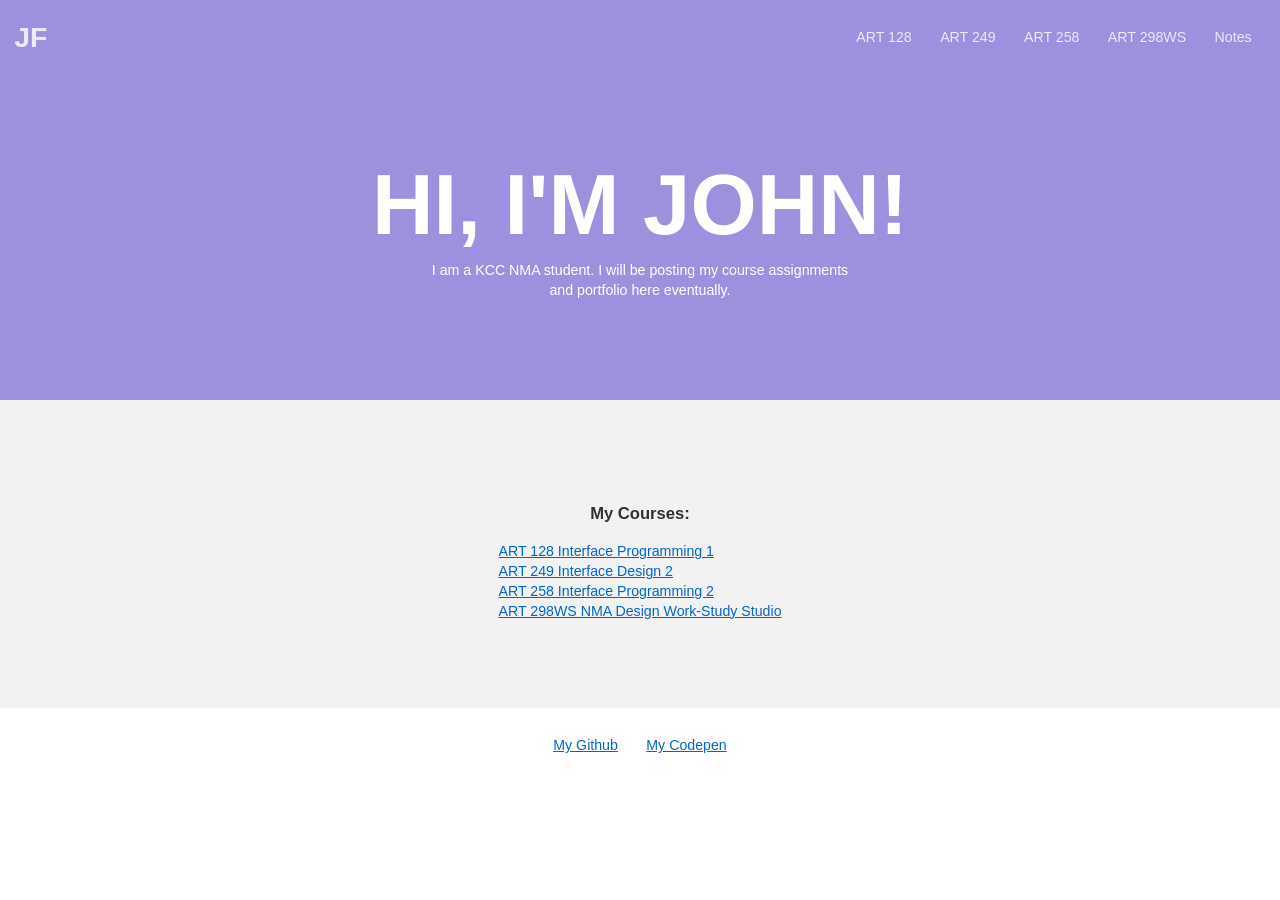
<file: index.html>
<!doctype html>
<html lang="en">

<head>
    <meta charset="utf-8">
    <title>John Franklin</title>
    <meta name="description" content="This is an example student website for John Franklin.">
    <meta name="viewport" content="width=device-width, initial-scale=1">
    <link href="css/style.css" rel="stylesheet" type="text/css">
</head>

<body>
    <header>
        <div class="site-id">
            <h1><a href="index.html">JF</a></h1>
        </div>
        <nav class="site-nav">
            <ul>
                <li><a href="art128/index.html">ART 128</a></li>
                <li><a href="art249/index.html">ART 249</a></li>
                <li><a href="art258/index.html">ART 258</a></li>
                <li><a href="art298ws/index.html">ART 298WS</a></li>
                <li><a href="notes/index.html">Notes</a></li>
            </ul>
        </nav>
    </header>
    <main>
        <section class="hero">
            <h2>Hi, I'm John!</h2>
            <p>I am a KCC NMA student. I will be posting my course
                assignments and portfolio here eventually.</p>
        </section>
        <section class="courses">
            <h3>My Courses:</h3>
            <ul>
                <li><a href="art128/index.html">ART 128 Interface Programming 1</a></li>
                <li><a href="art249/index.html">ART 249 Interface Design 2</a></li>
                <li><a href="art258/index.html">ART 258 Interface Programming 2</a></li>
                <li><a href="art298ws/index.html">ART 298WS NMA Design Work-Study Studio</a></li>
            </ul>
        </section>
    </main>

    <footer>
        <nav class="social-nav">
            <ul>
                <li><a href="https://github.com/jtbf808" target="_blank">My Github</a></li>
                <li><a href="https://codepen.io/jtbf808" target="_blank">My Codepen</a></li>
            </ul>
        </nav>
    </footer>
</body>

</html>
</file>
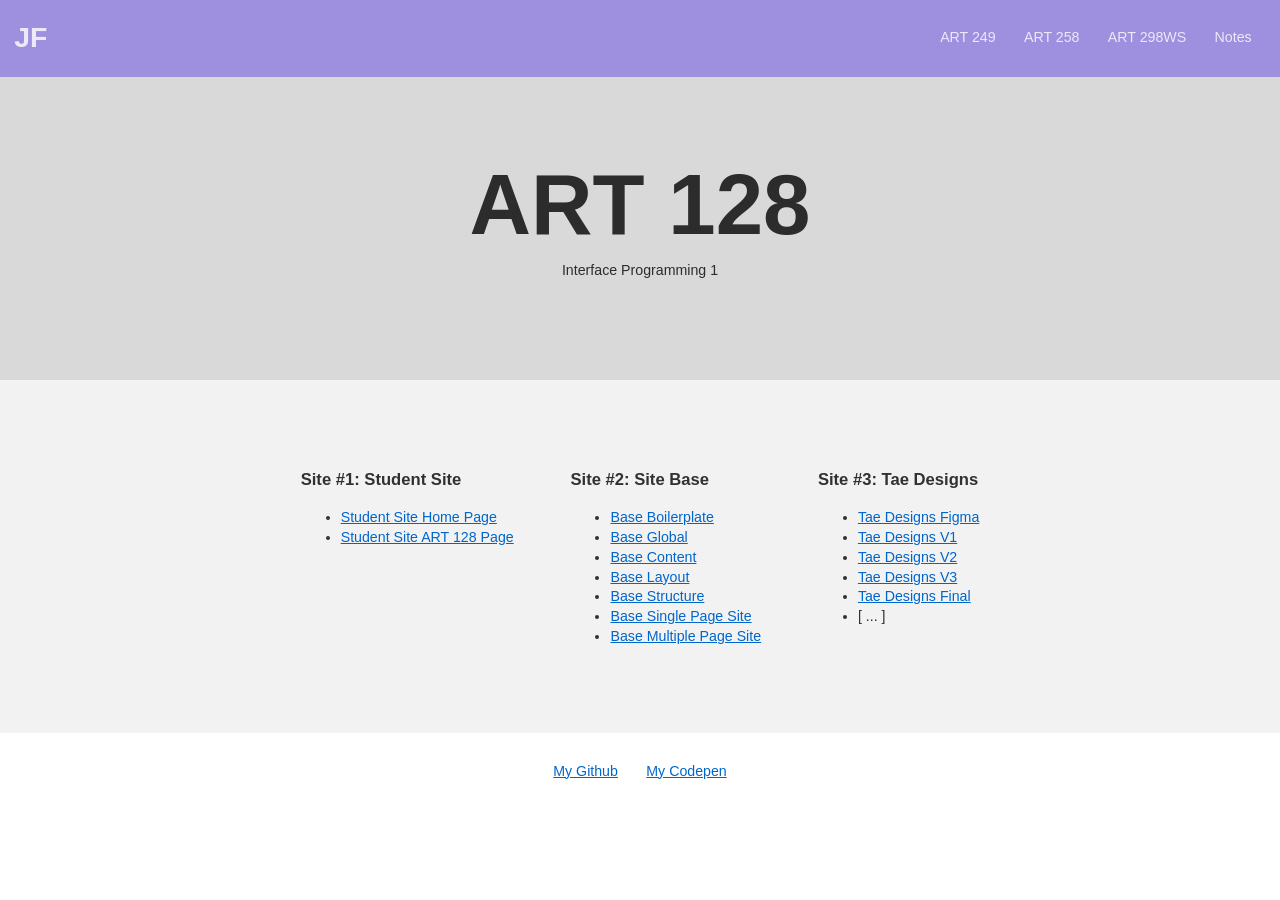
<file: art128/index.html>
<!doctype html>
<html lang="en">

<head>
    <meta charset="utf-8">
    <title>John Franklin | Art 128</title>
    <meta name="description" content="This is the ART 128 page for John Franklin.">
    <meta name="viewport" content="width=device-width, initial-scale=1">
    <link href="../css/style.css" rel="stylesheet" type="text/css">
</head>

<body class="page-sub">
    <header>
        <div class="site-id">
            <h1><a href="../index.html">JF</a></h1>
        </div>
        <nav class="site-nav">
            <ul>
                <li><a href="../art249/index.html">ART 249</a></li>
                <li><a href="../art258/index.html">ART 258</a></li>
                <li><a href="../art298ws/index.html">ART 298WS</a></li>
                <li><a href="../notes/index.html">Notes</a></li>
            </ul>
        </nav>
    </header>
    <main>
        <section class="hero">
            <h2>ART 128</h2>
            <p>Interface Programming 1</p>
        </section>
        <section class="coursework">

            <div class="project">
                <h3>Site #1: Student Site</h3>
                <ul>
                    <li><a href="../index.html">Student Site Home Page</a></li>
                    <li><a href="index.html">Student Site ART 128 Page</a></li>
                </ul>
            </div>

            <div class="project">
                <h3>Site #2: Site Base</h3>
                <ul>
                    <li><a href="base-boilerplate/index.html">Base Boilerplate</a></li>
                    <li><a href="base-globals/index.html">Base Global</a></li>
                    <li><a href="base-content/index.html">Base Content</a></li>
                    <li><a href="base-layout/index.html">Base Layout</a></li>
                    <li><a href="base-structure/index.html">Base Structure</a></li>
                    <li><a href="base-singlepagesite/index.html">Base Single Page Site</a></li>
                    <li><a href="base-multipagesite/index.html">Base Multiple Page Site</a></li>

                </ul>
            </div>

            <div class="project">
                <h3>Site #3: Tae Designs</h3>
                <ul>
                    <li><a
                            href="https://www.figma.com/proto/vlcHs1WwYmjvbYQwuNFb6d/Art-229---Project--1-John-s?page-id=0%3A1&node-id=8-76&viewport=-2312%2C-532%2C0.19&t=T3x65Blhmf5ElzVH-1&scaling=min-zoom&content-scaling=fixed">Tae
                            Designs Figma</a></li>
                    <li><a href="taedesignsv1/index.html">Tae Designs V1</a></li>
                    <li><a href="taedesignsv2/index.html">Tae Designs V2</a></li>
                    <li><a href="taedesignsv3/index.html">Tae Designs V3</a></li>
                    <li><a href="taedesignsfinal/index.html">Tae Designs Final</a></li>
                    <li>[ ... ]</li>
                </ul>
            </div>

        </section>
    </main>
    <footer>
        <nav class="social-nav">
            <ul>
                <li><a href="https://github.com/jtbf808" target="_blank">My Github</a></li>
                <li><a href="https://codepen.io/jtbf808" target="_blank">My Codepen</a></li>
            </ul>
        </nav>
    </footer>
</body>

</html>
</file>
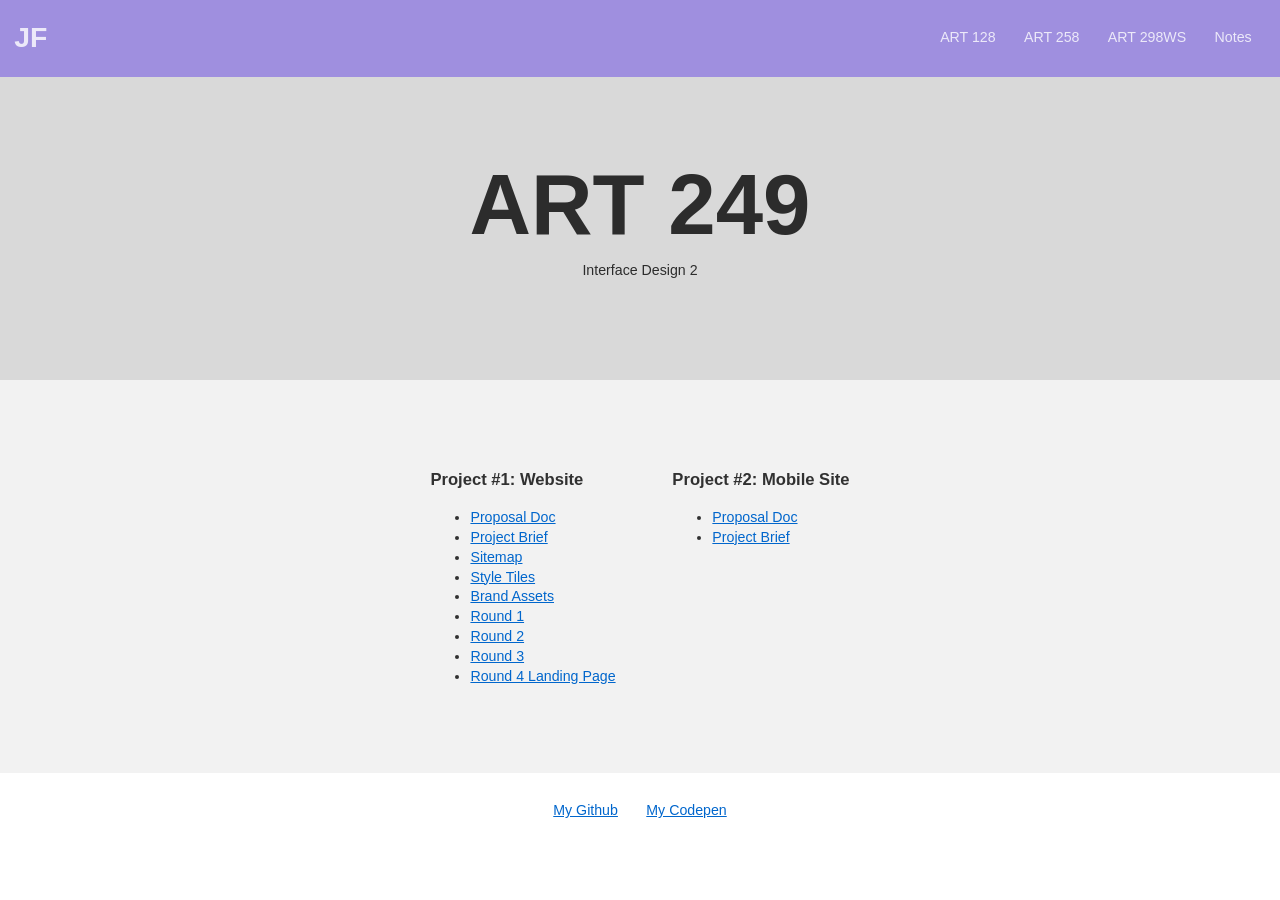
<file: art249/index.html>
<!doctype html>
<html lang="en">

<head>
    <meta charset="utf-8">
    <title>John Franklin | Art 249</title>
    <meta name="description" content="This is the ART 249 page for John Franklin.">
    <meta name="viewport" content="width=device-width, initial-scale=1">
    <link href="../css/style.css" rel="stylesheet" type="text/css">
</head>

<body class="page-sub">
    <header>
        <div class="site-id">
            <h1><a href="../index.html">JF</a></h1>
        </div>
        <nav class="site-nav">
            <ul>
                <li><a href="../art128/index.html">ART 128</a></li>
                <li><a href="../art258/index.html">ART 258</a></li>
                <li><a href="../art298ws/index.html">ART 298WS</a></li>
                <li><a href="../notes/index.html">Notes</a></li>
            </ul>
        </nav>
    </header>
    <main>
        <section class="hero">
            <h2>ART 249</h2>
            <p>Interface Design 2</p>
        </section>
        <section class="coursework">

            <div class="project">
                <h3>Project #1: Website</h3>
                <ul>
                    <li><a href="https://docs.google.com/document/d/1bsxW87bVrDGpUZkyAV6LdU4HoYwkNwFglKq6tCScWo0/edit?usp=sharing"
                            target="_blank">Proposal Doc</a></li>
                    <li><a href="https://docs.google.com/document/d/1JO2p7zHqAKMbv2EYzf79PMK1XUDvhtjtZJHIxm_VFDU/edit?usp=sharing"
                            target="_blank">Project Brief</a></li>
                    <li><a href="https://www.figma.com/proto/98izbIkM9z6og3NdA6TbTs/ART-249---Project--1--Client-Website----Template?node-id=2003-2&viewport=-5162%2C-1637%2C0.5&t=HJ2GGjIJZoElRgGV-1&scaling=scale-down&content-scaling=fixed&starting-point-node-id=2003%3A2&page-id=0%3A1"
                            target="_blank">Sitemap</a></li>
                    <li><a href="https://www.figma.com/proto/98izbIkM9z6og3NdA6TbTs/ART-249---Project--1--Client-Website----Template?node-id=2005-147&p=f&viewport=-2964%2C-1061%2C0.28&t=k00IHc3MzYkSX02T-1&scaling=scale-down&content-scaling=fixed&starting-point-node-id=2005%3A129&page-id=0%3A1"
                            target="_blank">Style Tiles</a></li>
                    <li><a href="https://www.figma.com/proto/98izbIkM9z6og3NdA6TbTs/ART-249---Project--1--Client-Website----Template?node-id=2004-74&p=f&viewport=-2964%2C-1061%2C0.28&t=k00IHc3MzYkSX02T-1&scaling=min-zoom&content-scaling=fixed&starting-point-node-id=2004%3A74&page-id=0%3A1"
                            target="_blank">Brand Assets</a></li>
                    <li><a href="https://www.figma.com/proto/7bISFYtDLmWHeEkTvfYq8l/MAIN-FILE-ART-249---Project--1--LogiLama---Copy-?node-id=4001-4084&p=f&viewport=-2472%2C-268%2C0.13&t=XDSrCJzLy242djky-1&scaling=scale-down&content-scaling=fixed&starting-point-node-id=4001%3A4084&page-id=0%3A1"
                            target="_blank">Round 1</a></li>
                    <li><a href="https://www.figma.com/proto/7bISFYtDLmWHeEkTvfYq8l/MAIN-FILE-ART-249---Project--1--LogiLama---Copy-?node-id=2280-585&p=f&viewport=-2472%2C-268%2C0.13&t=XDSrCJzLy242djky-1&scaling=scale-down&content-scaling=fixed&starting-point-node-id=2280%3A585&page-id=0%3A1"
                            target="_blank">Round 2</a></li>
                    <li><a href="https://www.figma.com/proto/7bISFYtDLmWHeEkTvfYq8l/MAIN-FILE-ART-249---Project--1--LogiLama---Copy-?node-id=2282-29&p=f&viewport=-2472%2C-268%2C0.13&t=XDSrCJzLy242djky-1&scaling=scale-down&content-scaling=fixed&starting-point-node-id=2282%3A29&page-id=0%3A1"
                            target="_blank">Round 3</a></li>
                    <li><a href="https://www.figma.com/proto/4hM84K9fV7mdY5dIsuxuwu/Untitled?node-id=1-2&viewport=231%2C74%2C0.48&t=OfFzR6JSPFad4JFg-1&scaling=min-zoom&content-scaling=fixed&starting-point-node-id=1%3A2&page-id=0%3A1"
                            target="_blank">Round 4 Landing Page</a></li>
                </ul>
            </div>

            <div class="project">
                <h3>Project #2: Mobile Site</h3>
                <ul>
                    <li><a href="https://docs.google.com/document/d/1-RzU2yAsGrBQQxyTDdqeyx6wM61m9tV9ynF_KBrfLVA/edit?usp=sharing"
                            target="_blank">Proposal Doc</a></li>
                    <li><a href="https://docs.google.com/document/d/13gOOOn4jAsZOUdPR1lPkZzknfL4huHAtSQv3ysY8qAE/edit?usp=sharing"
                            target="_blank">Project Brief</a></li>


                </ul>
            </div>


        </section>
    </main>
    <footer>
        <nav class="social-nav">
            <ul>
                <li><a href="https://github.com/jtbf808" target="_blank">My Github</a></li>
                <li><a href="https://codepen.io/jtbf808" target="_blank">My Codepen</a></li>
            </ul>
        </nav>
    </footer>
</body>

</html>
</file>
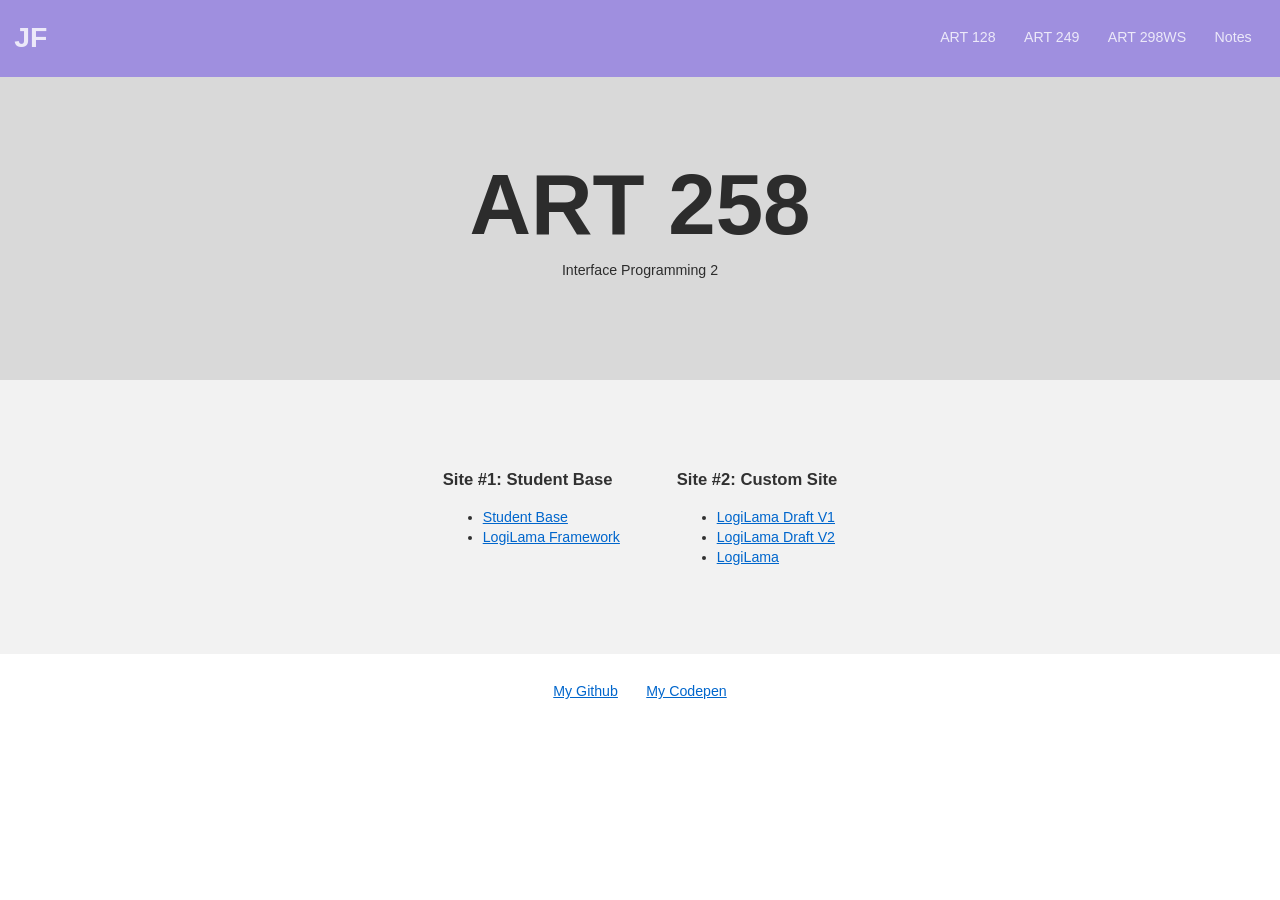
<file: art258/index.html>
<!doctype html>
<html lang="en">

<head>
    <meta charset="utf-8">
    <title>John Franklin | Art 258</title>
    <meta name="description" content="This is the ART 258 page for John Franklin.">
    <meta name="viewport" content="width=device-width, initial-scale=1">
    <link href="../css/style.css" rel="stylesheet" type="text/css">
</head>

<body class="page-sub">
    <header>
        <div class="site-id">
            <h1><a href="../index.html">JF</a></h1>
        </div>
        <nav class="site-nav">
            <ul>
                <li><a href="../art128/index.html">ART 128</a></li>
                <li><a href="../art249/index.html">ART 249</a></li>
                <li><a href="../art298ws/index.html">ART 298WS</a></li>
                <li><a href="../notes/index.html">Notes</a></li>
            </ul>
        </nav>
    </header>
    <main>
        <section class="hero">
            <h2>ART 258</h2>
            <p>Interface Programming 2</p>
        </section>
        <section class="coursework">

            <div class="project">
                <h3>Site #1: Student Base</h3>
                <ul>
                    <li><a href="https://jtbf808.github.io/simplebase/" target="_blank">Student Base</a></li>
                    <li><a href="https://jtbf808.github.io/LogiLama-framework/index.html" target="_blank">LogiLama
                            Framework</a></li>
                </ul>
            </div>

            <div class="project">
                <h3>Site #2: Custom Site</h3>
                <ul>
                    <li><a href="logilama-v1/index.html" target="_blank">LogiLama Draft V1</a></li>
                    <li><a href="#" target="_blank">LogiLama Draft V2</a></li>
                    <li><a href="https://jtbf808.github.io/LogiLama/index.html" target="_blank">LogiLama</a></li>

                </ul>
            </div>


        </section>
    </main>
    <footer>
        <nav class="social-nav">
            <ul>
                <li><a href="https://github.com/jtbf808" target="_blank">My Github</a></li>
                <li><a href="https://codepen.io/jtbf808" target="_blank">My Codepen</a></li>
            </ul>
        </nav>
    </footer>
</body>

</html>
</file>
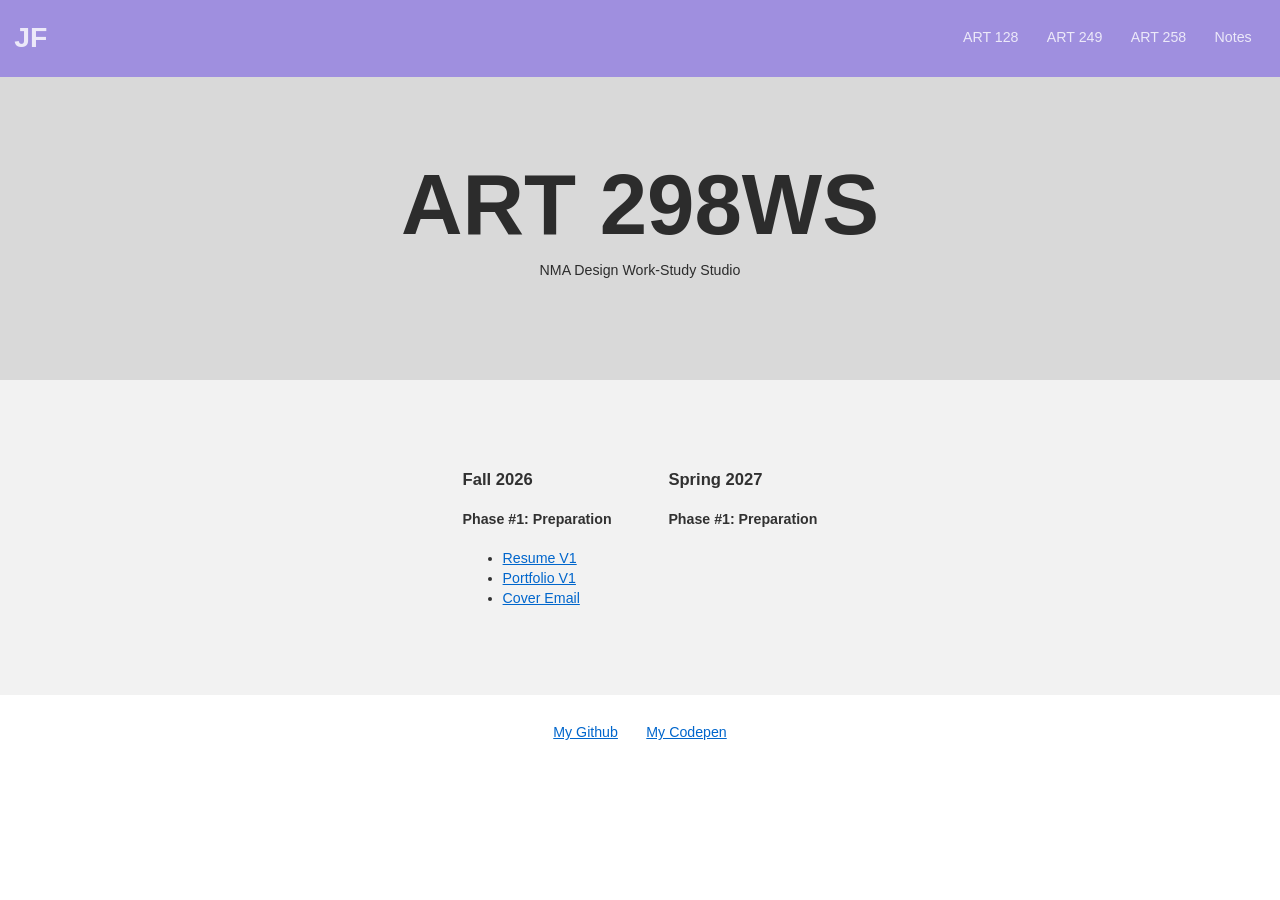
<file: art298ws/index.html>
<!doctype html>
<html lang="en">

<head>
    <meta charset="utf-8">
    <title>John Franklin | Art 298WS</title>
    <meta name="description" content="This is the ART 298WS page for John Franklin.">
    <meta name="viewport" content="width=device-width, initial-scale=1">
    <link href="../css/style.css" rel="stylesheet" type="text/css">
</head>

<body class="page-sub">
    <header>
        <div class="site-id">
            <h1><a href="../index.html">JF</a></h1>
        </div>
        <nav class="site-nav">
            <ul>
                <li><a href="../art128/index.html">ART 128</a></li>
                <li><a href="../art249/index.html">ART 249</a></li>
                <li><a href="../art258/index.html">ART 258</a></li>
                <li><a href="../notes/index.html">Notes</a></li>
            </ul>
        </nav>
    </header>
    <main>
        <section class="hero">
            <h2>ART 298WS</h2>
            <p>NMA Design Work-Study Studio</p>
        </section>
        <section class="coursework">

            <div class="project">
                <h3>Fall 2026</h3>
                <h4>Phase #1: Preparation</h4>
                <ul>
                    <li><a href="https://jtbf808.github.io/JohnFranklin-Resume.pdf" target="_blank">Resume V1</a></li>
                    <li><a href="https://johnportfolio-81ad0b.webflow.io/" target="_blank">Portfolio V1</a></li>
                    <li><a href="https://docs.google.com/document/d/1RiFvDvytawVYkw0cPDmSajrxE10psfQIw6mEGGMXk-s/edit?usp=sharing"
                            target="_blank">Cover Email</a></li>
                </ul>
            </div>

            <div class="project">
                <h3>Spring 2027</h3>
                <h4>Phase #1: Preparation</h4>
                <ul>

                </ul>
            </div>

        </section>
    </main>
    <footer>
        <nav class="social-nav">
            <ul>
                <li><a href="https://github.com/jtbf808" target="_blank">My Github</a></li>
                <li><a href="https://codepen.io/jtbf808" target="_blank">My Codepen</a></li>
            </ul>
        </nav>
    </footer>
</body>

</html>
</file>
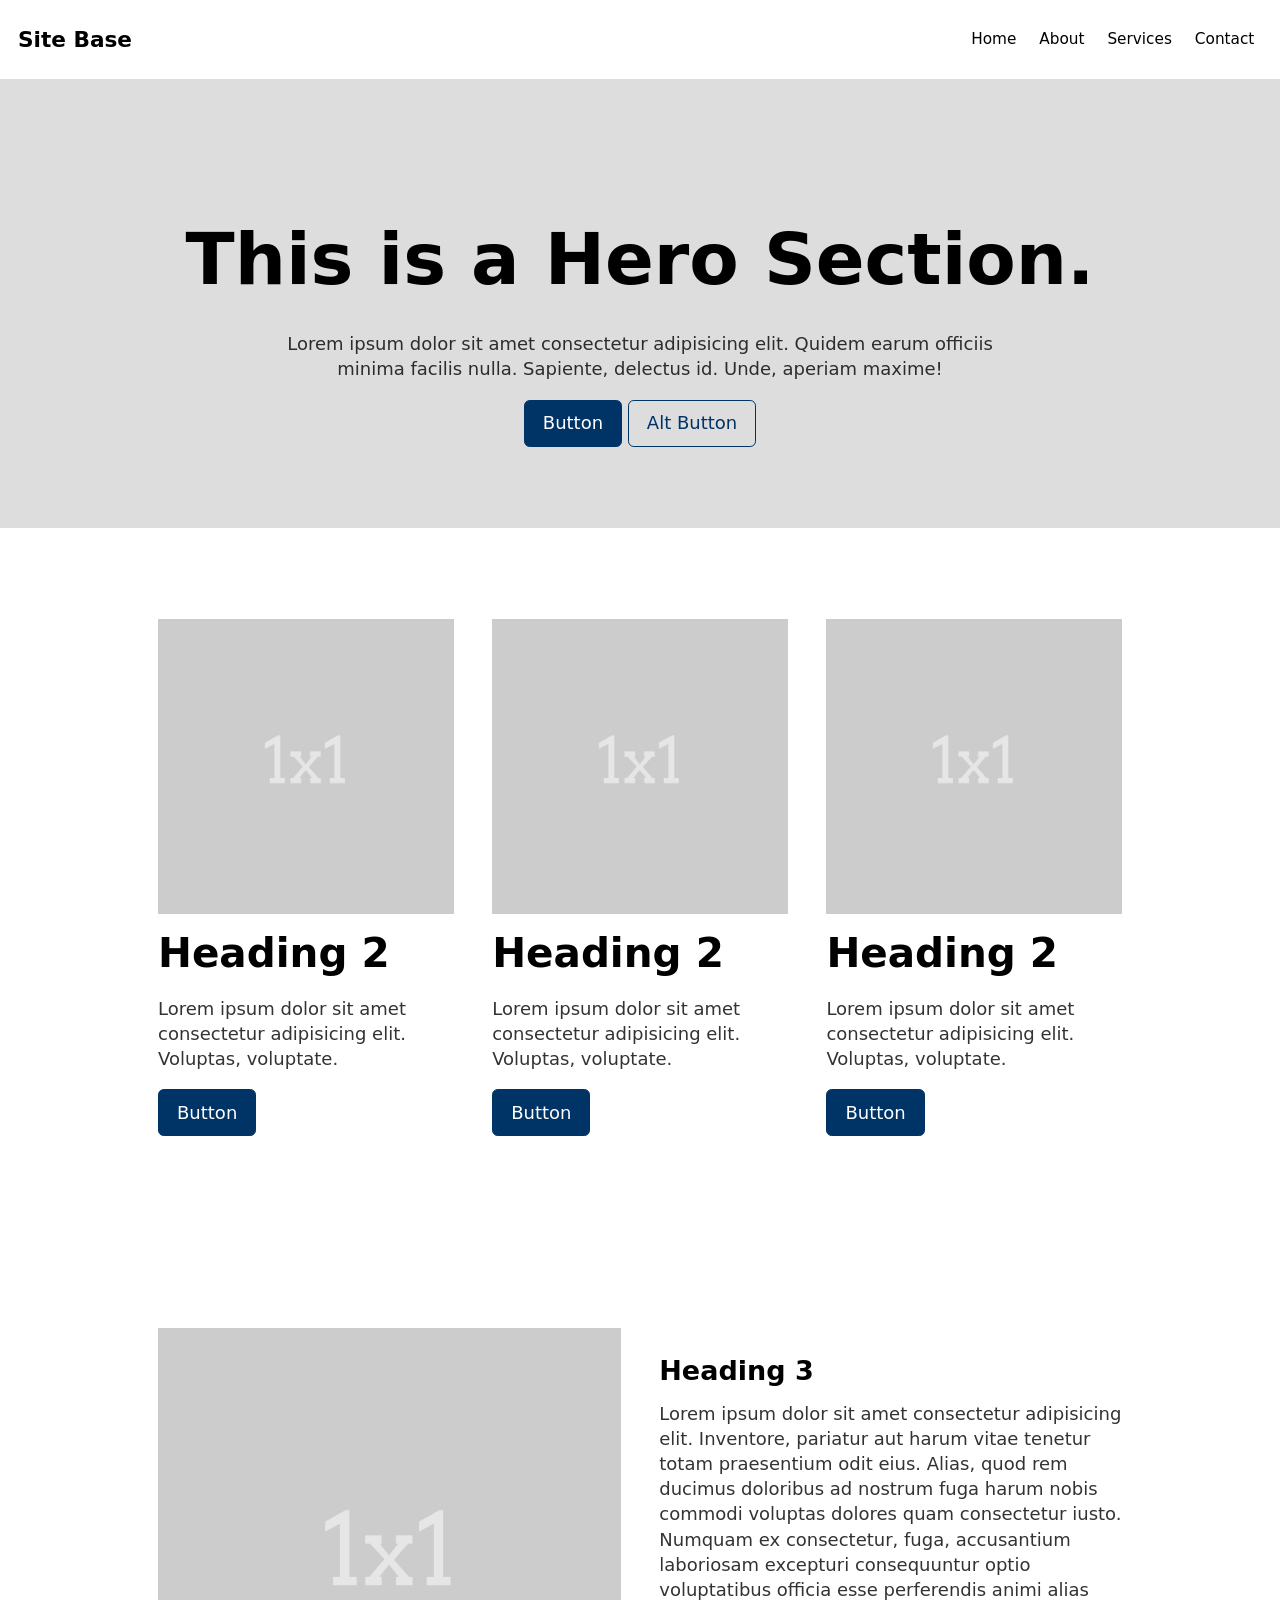
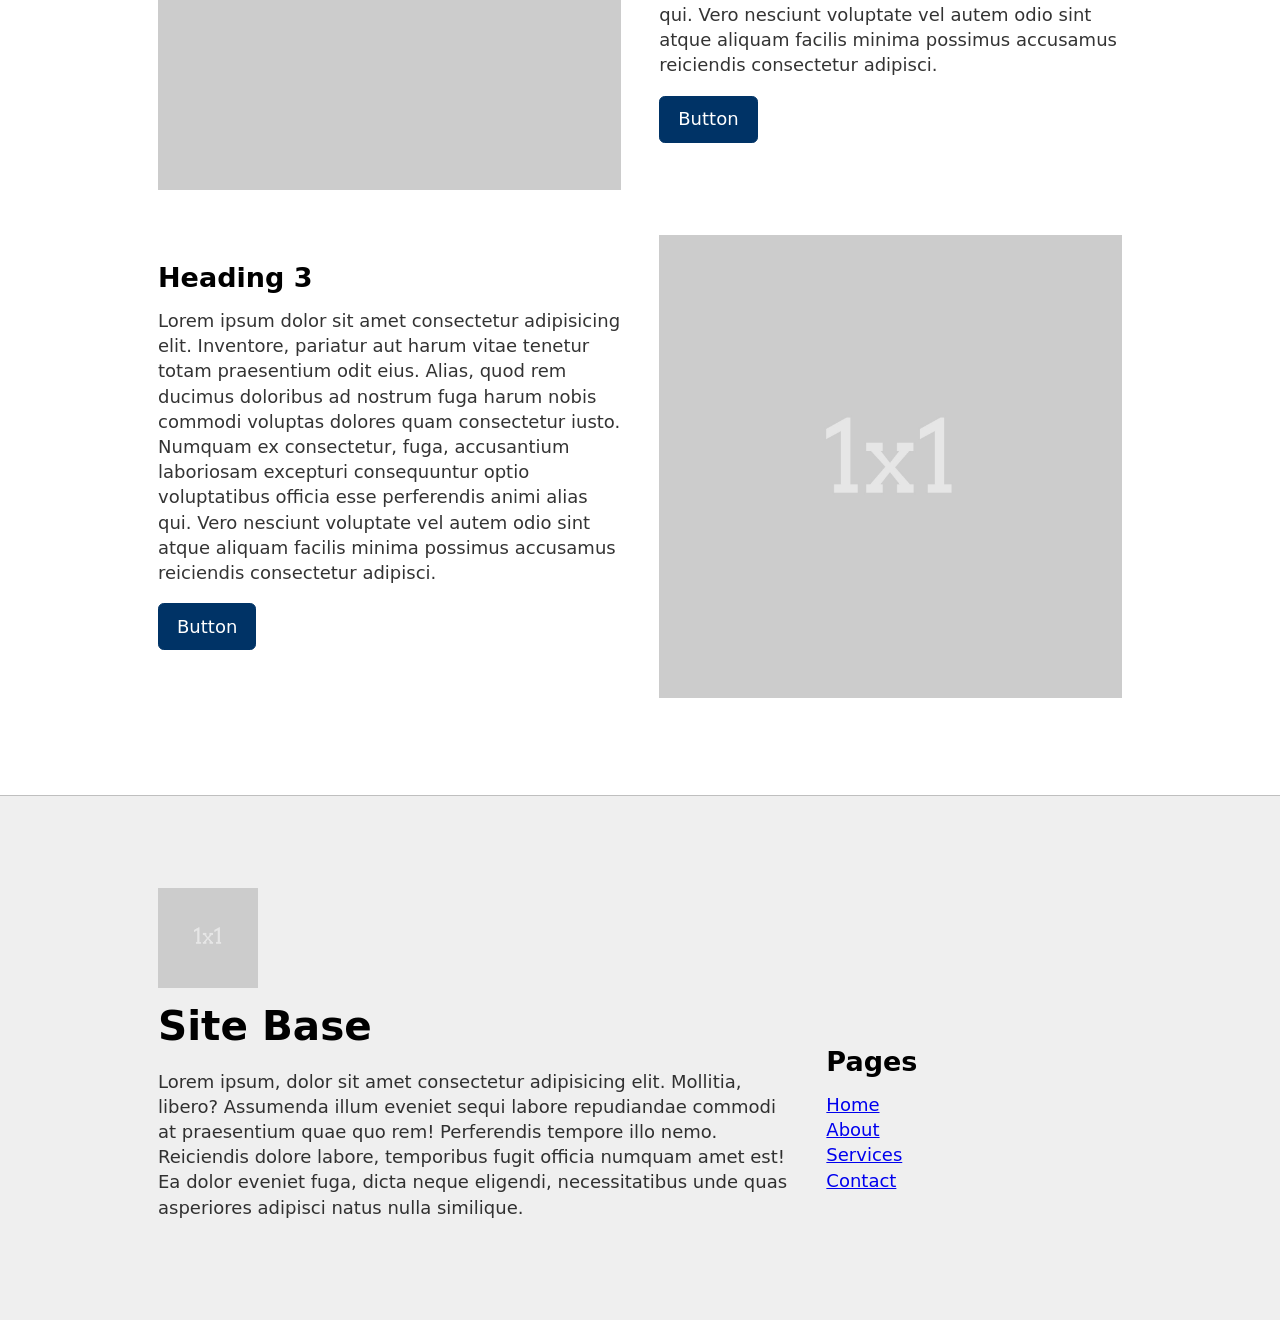
<file: base-structure/index.html>
<!DOCTYPE html>
<html lang="en">
<link href="css/style.css" rel="stylesheet" type="text/css">
<head>
    <meta charset="UTF-8">
    <title>Site Base | Base Structure</title>

    
    <meta name="viewport" content="width=device-width, initial-scale=1.0">

</head>
<body>

<header class="site-header">
    <div class="site-logo">
      <h1><a href="index.html">Site Base</a></h1>
    </div>
    <nav class="site-navigation">
      <ul>
        <li><a href="index.html">Home</a></li>
        <li><a href="index.html">About</a></li>
        <li><a href="index.html">Services</a></li>
        <li><a href="index.html">Contact</a></li>
      </ul>
    </nav>
</header>

<main class="site-main">
  
<section class="hero text-centered">
  <h1>This is a Hero Section.</h1>
  <p>Lorem ipsum dolor sit amet consectetur adipisicing elit. Quidem earum officiis minima facilis nulla. Sapiente, delectus id. Unde, aperiam maxime!</p>
  <a href="" class="button">Button</a>
  <a href="" class="alt button">Alt Button</a>
</section>

<section>
  <div class="container">
    <div class="row">
      <div class="one-thirds">
        <img src="./img/placeholder-1x1.jpg" alt="Placeholder Image" width="1200" height="1200">
        <h2>Heading 2</h2>
        <p>Lorem ipsum dolor sit amet consectetur adipisicing elit. Voluptas, voluptate.</p>
        <a href="" class="button">Button</a>
      </div>

      <div class="one-thirds">
        <img src="./img/placeholder-1x1.jpg" alt="Placeholder Image" width="1200" height="1200">
        <h2>Heading 2</h2>
        <p>Lorem ipsum dolor sit amet consectetur adipisicing elit. Voluptas, voluptate.</p>
        <a href="" class="button">Button</a>
      </div>

      <div class="one-thirds">
        <img src="./img/placeholder-1x1.jpg" alt="Placeholder Image" width="1200" height="1200">
        <h2>Heading 2</h2>
        <p>Lorem ipsum dolor sit amet consectetur adipisicing elit. Voluptas, voluptate.</p>
        <a href="" class="button">Button</a>
      </div>
    </div>
  </div>
</section>

<section>
  <div class="container">
    <div class="row">
      <div class="one-half">
        <img src="./img/placeholder-1x1.jpg" alt="Placeholder Image" width="1200" height="1200">
      </div>

      <div class="one-half">
        <h3>Heading 3</h3>
        <p>Lorem ipsum dolor sit amet consectetur adipisicing elit. Inventore, pariatur aut harum vitae tenetur totam praesentium odit eius. Alias, quod rem ducimus doloribus ad nostrum fuga harum nobis commodi voluptas dolores quam consectetur iusto. Numquam ex consectetur, fuga, accusantium laboriosam excepturi consequuntur optio voluptatibus officia esse perferendis animi alias qui. Vero nesciunt voluptate vel autem odio sint atque aliquam facilis minima possimus accusamus reiciendis consectetur adipisci.</p>
        <a href="" class="button">Button</a>
      </div>
    </div>
  </div>

  <div class="container">
    <div class="row swapped">
      <div class="one-half">
        <img src="./img/placeholder-1x1.jpg" alt="Placeholder Image" width="1200" height="1200">
      </div>

      <div class="one-half">
        <h3>Heading 3</h3>
        <p>Lorem ipsum dolor sit amet consectetur adipisicing elit. Inventore, pariatur aut harum vitae tenetur totam praesentium odit eius. Alias, quod rem ducimus doloribus ad nostrum fuga harum nobis commodi voluptas dolores quam consectetur iusto. Numquam ex consectetur, fuga, accusantium laboriosam excepturi consequuntur optio voluptatibus officia esse perferendis animi alias qui. Vero nesciunt voluptate vel autem odio sint atque aliquam facilis minima possimus accusamus reiciendis consectetur adipisci.</p>
        <a href="" class="button">Button</a>
      </div>
    </div>
  </div>

</section>


</main>

<footer class="site-footer">

  <div class="container">
    <div class="row">
      <div class="two-thirds">
        <img src="./img/placeholder-1x1.jpg" alt="Placeholder Footer Logo" width="100" height="100">
        <h2>Site Base</h2>
        <p>Lorem ipsum, dolor sit amet consectetur adipisicing elit. Mollitia, libero? Assumenda illum eveniet sequi labore repudiandae commodi at praesentium quae quo rem! Perferendis tempore illo nemo. Reiciendis dolore labore, temporibus fugit officia numquam amet est! Ea dolor eveniet fuga, dicta neque eligendi, necessitatibus unde quas asperiores adipisci natus nulla similique.</p>
      </div>

      <div class="one-thirds">
        <h3>Pages</h3>
        <nav class="footer-navigation">
          <ul>
            <li><a href="index.html">Home</a></li>
            <li><a href="index.html">About</a></li>
            <li><a href="index.html">Services</a></li>
            <li><a href="index.html">Contact</a></li>
      </ul>
    </nav> 
      </div>
    </div>
  </div>

</footer>

</body>
</html>
</file>
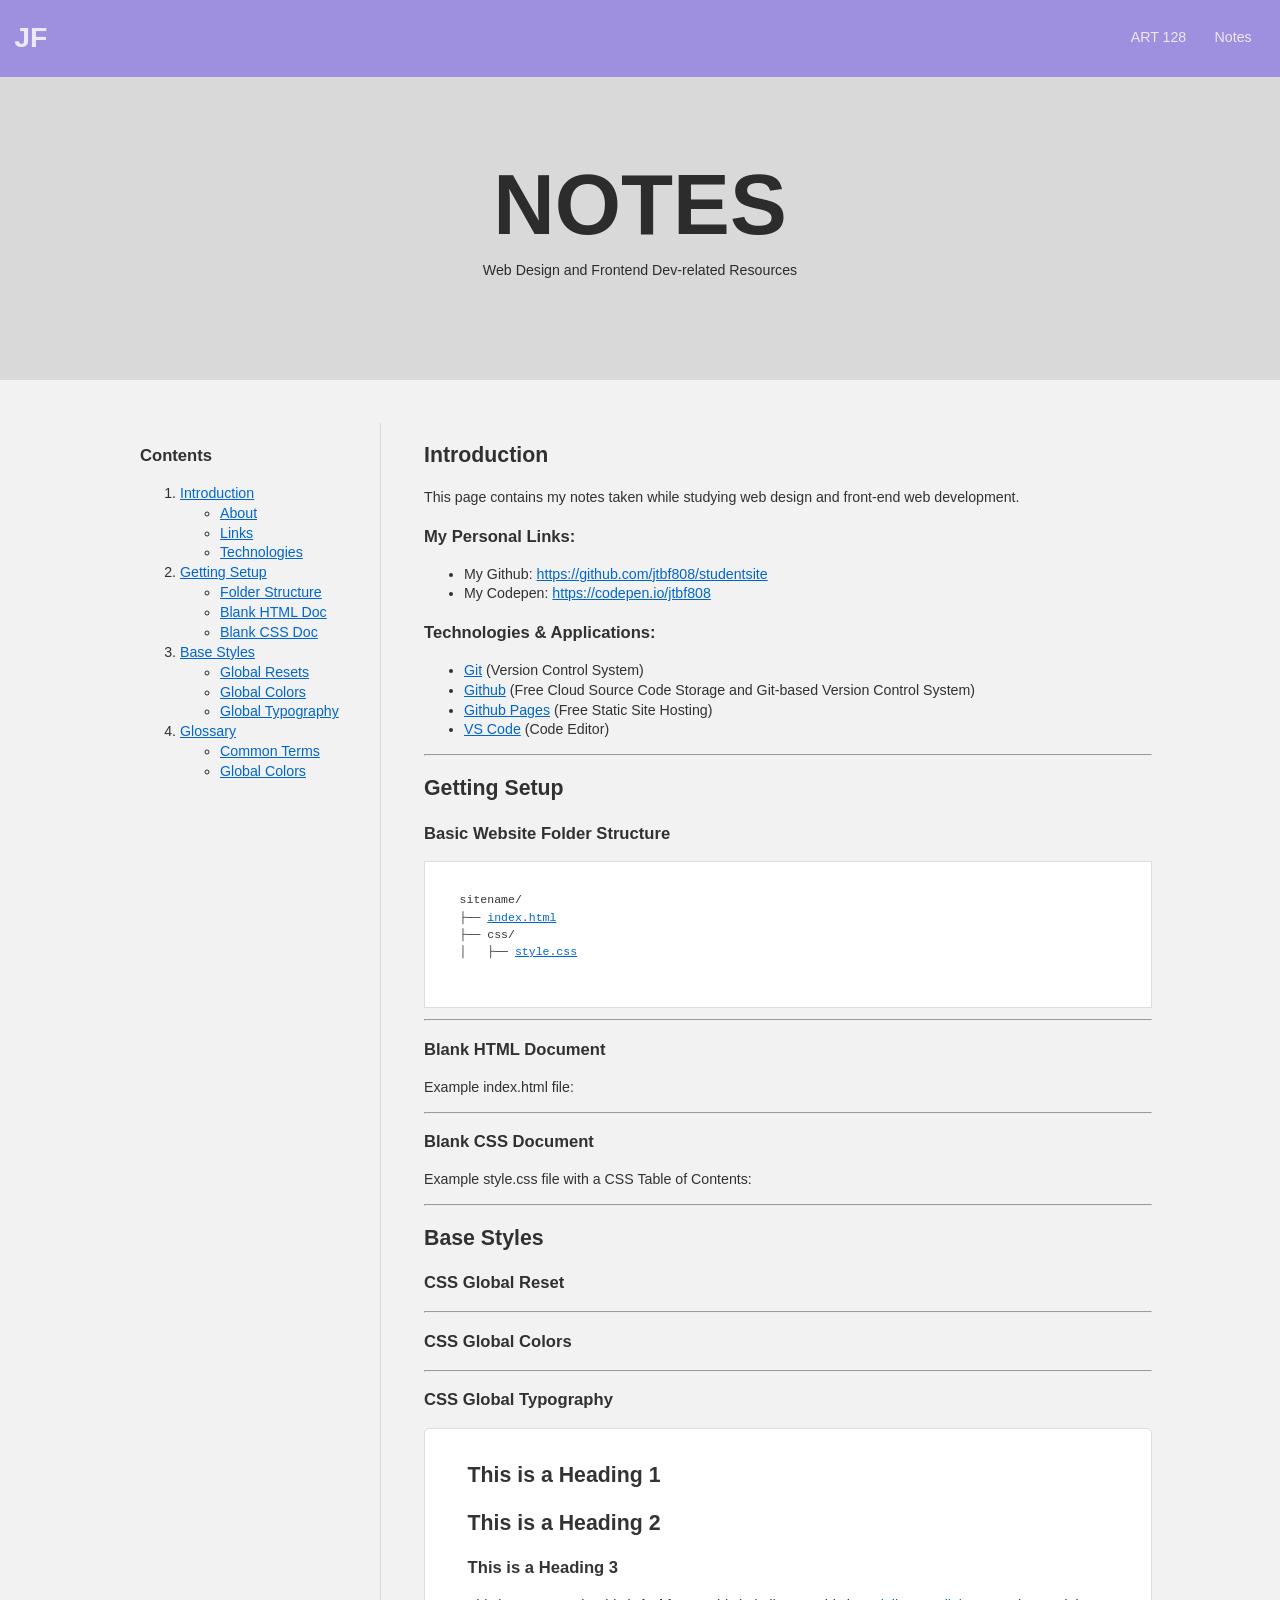
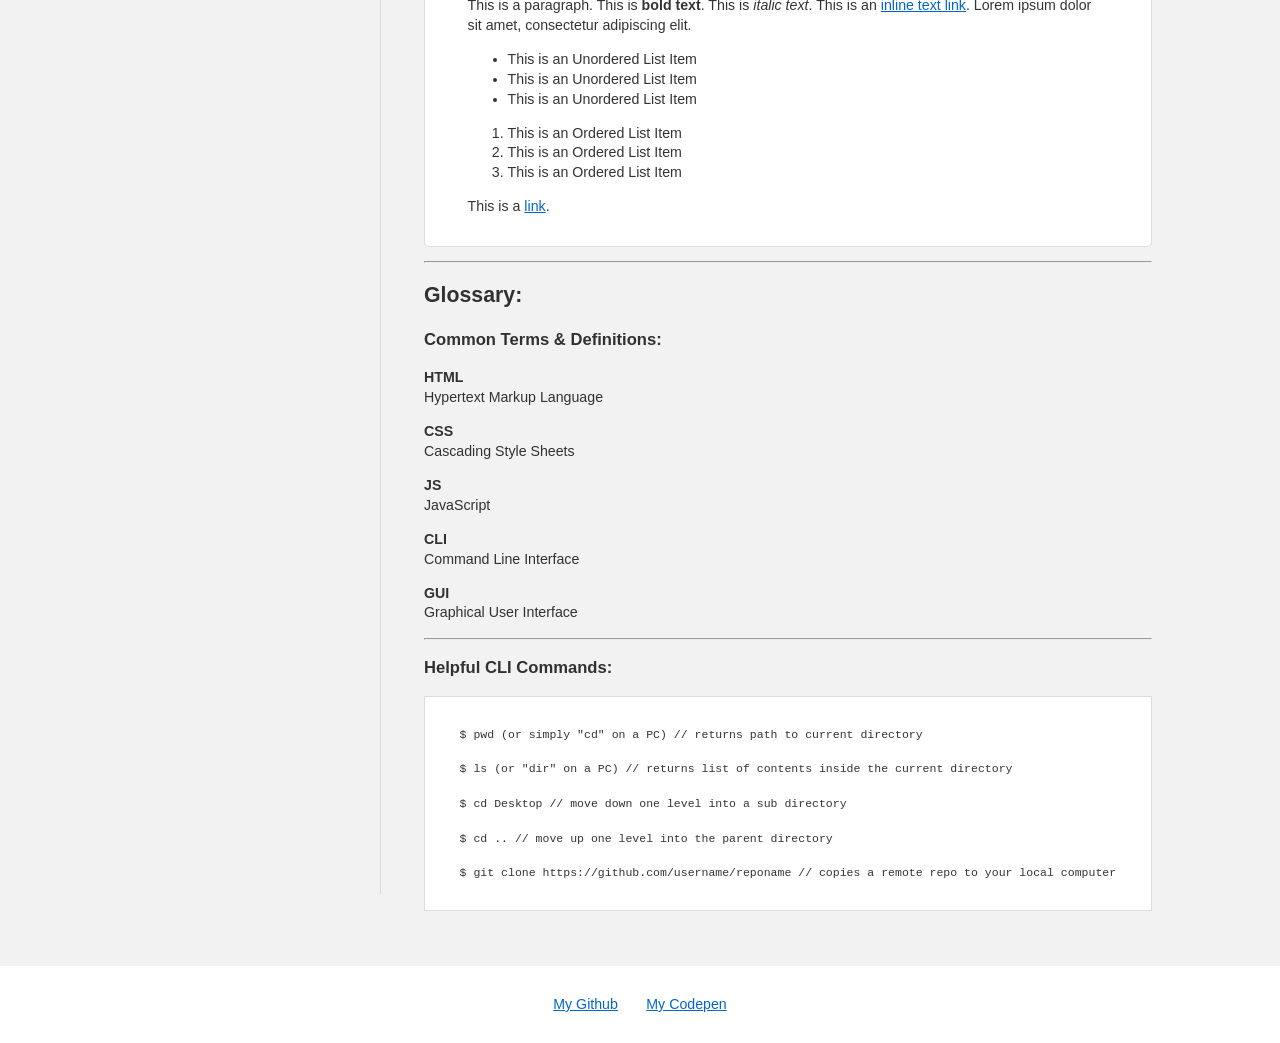
<file: notes/index.html>
<!doctype html>
<html lang="en">

<head>
    <meta charset="utf-8">
    <title>John Franklin | Art 128</title>
    <meta name="description"
        content="This is an example student website for John Franklin.">
    <meta name="viewport" content="width=device-width, initial-scale=1">
    <link href="../css/style.css" rel="stylesheet" type="text/css">
</head>

<body class="page-sub">
    <header>
        <div class="site-id">
            <h1><a href="../index.html">JF</a></h1>
        </div>
        <nav class="site-nav">
            <ul>
                <li><a href="../art128/index.html">ART 128</a></li>
                <li><a href="index.html">Notes</a></li>
            </ul>
        </nav>
    </header>
    <main>
        <section class="hero">
            <h2>Notes</h2>
            <p>Web Design and Frontend Dev-related Resources</p>
        </section>
        <section>
            <div class="container two-col-sidebar">

                <aside>
                    <h3>Contents</h3>
                    <ol>
                        <li>
                            <a href="#intro">Introduction</a>
                            <ul>
                                <li><a href="#about">About</a></li>
                                <li><a href="#links">Links</a></li>
                                <li><a href="#tech">Technologies</a></li>
                            </ul>
                        </li>
                        <li>
                            <a href="#setup">Getting Setup</a>
                            <ul>
                                <li><a href="#folders">Folder Structure</a></li>
                                <li><a href="#html">Blank HTML Doc</a></li>
                                <li><a href="#css">Blank CSS Doc</a></li>
                            </ul>
                        </li>
                        <li>
                            <a href="#base-styles">Base Styles</a>
                            <ul>
                                <li><a href="#global-resets">Global Resets</a></li>
                                <li><a href="#global-colors">Global Colors</a></li>
                                <li><a href="#global-typography">Global Typography</a></li>
                            </ul>
                        </li>
                        <li>
                            <a href="#glossary">Glossary</a>
                            <ul>
                                <li><a href="#definitions">Common Terms</a></li>
                                <li><a href="#cli-commands">Global Colors</a></li>
                            </ul>
                        </li>
                </aside>

                <div class="primary">

                    <h2 id="intro">Introduction</h2>
                    <p id="about">
                        This page contains my notes taken while studying web design and front-end web
                        development.
                    </p>

                    <h3 id="links">My Personal Links:</h3>
                    <ul>
                        <li>
                            My Github:
                            <a href="https://github.com/jtbf808/studentsite">https://github.com/jtbf808/studentsite</a>
                        </li>
                        <li>
                            My Codepen:
                            <a href="https://codepen.io/jtbf808">https://codepen.io/jtbf808</a>
                        </li>
                    </ul>

                    <h3 id="tech">Technologies &amp; Applications:</h3>
                    <ul>
                        <li><a href="#">Git</a> (Version Control System)</li>
                        <li><a href="#">Github</a> (Free Cloud Source Code Storage and Git-based Version Control System)
                        </li>
                        <li><a href="#">Github Pages</a> (Free Static Site Hosting)</li>
                        <li><a href="#">VS Code</a> (Code Editor)</li>
                    </ul>

                    <hr />

                    <h2 id="setup">Getting Setup</h2>

                    <h3 id="folders">Basic Website Folder Structure</h3>
                    <pre><code>
sitename/
├── <a href="https://gist.github.com/johndoenma/696e1b3bc6e5b9d001e1129cd5c8b118">index.html</a>
├── css/
│   ├── <a href="https://gist.github.com/kccnma/3cce7281cfe835b687fedfe80c099c12">style.css</a>
                          
                      </code></pre>

                    <hr />

                    <h3 id="html">Blank HTML Document</h3>
                    <p>Example index.html file:</p>
                    <script src="https://gist.github.com/johndoenma/696e1b3bc6e5b9d001e1129cd5c8b118.js"></script>


                    <hr />

                    <h3 id="css">Blank CSS Document</h3>
                    <p>Example style.css file with a CSS Table of Contents:</p>
                    <script src="https://gist.github.com/johndoenma/5abb1b0fb4eb4a8a0f864266ebaa1fe4.js"></script>


                    <hr />


                    <h2 id="base-styles">Base Styles</h2>



                    <h3 id="global-reset">CSS Global Reset</h3>
                    <script src="https://gist.github.com/johndoenma/5ef7eb0b89ca05fe451f3fa2950da32e.js"></script>


                    <hr />

                    <h3 id="global-colors">CSS Global Colors</h3>

                    <script src="https://gist.github.com/johndoenma/363ad9d4af5e678b9776cafa8a16d643.js"></script>


                    <hr />


                    <h3 id="global-typography">CSS Global Typography</h3>

                    <div class="markup-box">

                        <h1>This is a Heading 1</h1>
                        <h2>This is a Heading 2</h2>
                        <h3>This is a Heading 3</h3>

                        <p>This is a paragraph. This is <strong>bold text</strong>. This is <em>italic text</em>. This
                            is an <a href="#">inline text link</a>. Lorem ipsum dolor sit amet, consectetur adipiscing
                            elit.</p>

                        <ul>
                            <li>This is an Unordered List Item</li>
                            <li>This is an Unordered List Item</li>
                            <li>This is an Unordered List Item</li>
                        </ul>

                        <ol>
                            <li>This is an Ordered List Item</li>
                            <li>This is an Ordered List Item</li>
                            <li>This is an Ordered List Item</li>
                        </ol>

                        <p>This is a <a href="#">link</a>.</p>

                    </div>

                    <script src="https://gist.github.com/johndoenma/5b875c1db2658e181587e8be6394fbea.js"></script>

                    <script src="https://gist.github.com/johndoenma/5045d389a3c941a2f31edb66c116a1a7.js"></script>

                    <hr />

                    <h2 id="glossary">Glossary:</h2>

                    <h3 id="glossary">Common Terms &amp; Definitions:</h3>

                    <dl>
                        <dt>HTML</dt>
                        <dd>Hypertext Markup Language</dd>
                        <dt>CSS</dt>
                        <dd>Cascading Style Sheets</dd>
                        <dt>JS</dt>
                        <dd>JavaScript</dd>
                        <dt>CLI</dt>
                        <dd>Command Line Interface</dd>
                        <dt>GUI</dt>
                        <dd>Graphical User Interface</dd>
                    </dl>

                    <hr />




                    <h3 id="cli-commands">Helpful CLI Commands:</h3>


                    <pre><code>
$ pwd (or simply "cd" on a PC) // returns path to current directory
          
$ ls (or "dir" on a PC) // returns list of contents inside the current directory
          
$ cd Desktop // move down one level into a sub directory

$ cd .. // move up one level into the parent directory
          
$ git clone https://github.com/username/reponame // copies a remote repo to your local computer
                              </code></pre>


                </div>


            </div>
        </section>
    </main>

    <footer>
        <nav class="social-nav">
            <ul>
                <li><a href="https://github.com/jtbf808/studentsite">My Github</a></li>
                <li><a href="https://codepen.io/jtbf808">My Codepen</a></li>
            </ul>
        </nav>
    </footer>
</body>

</html>
</file>
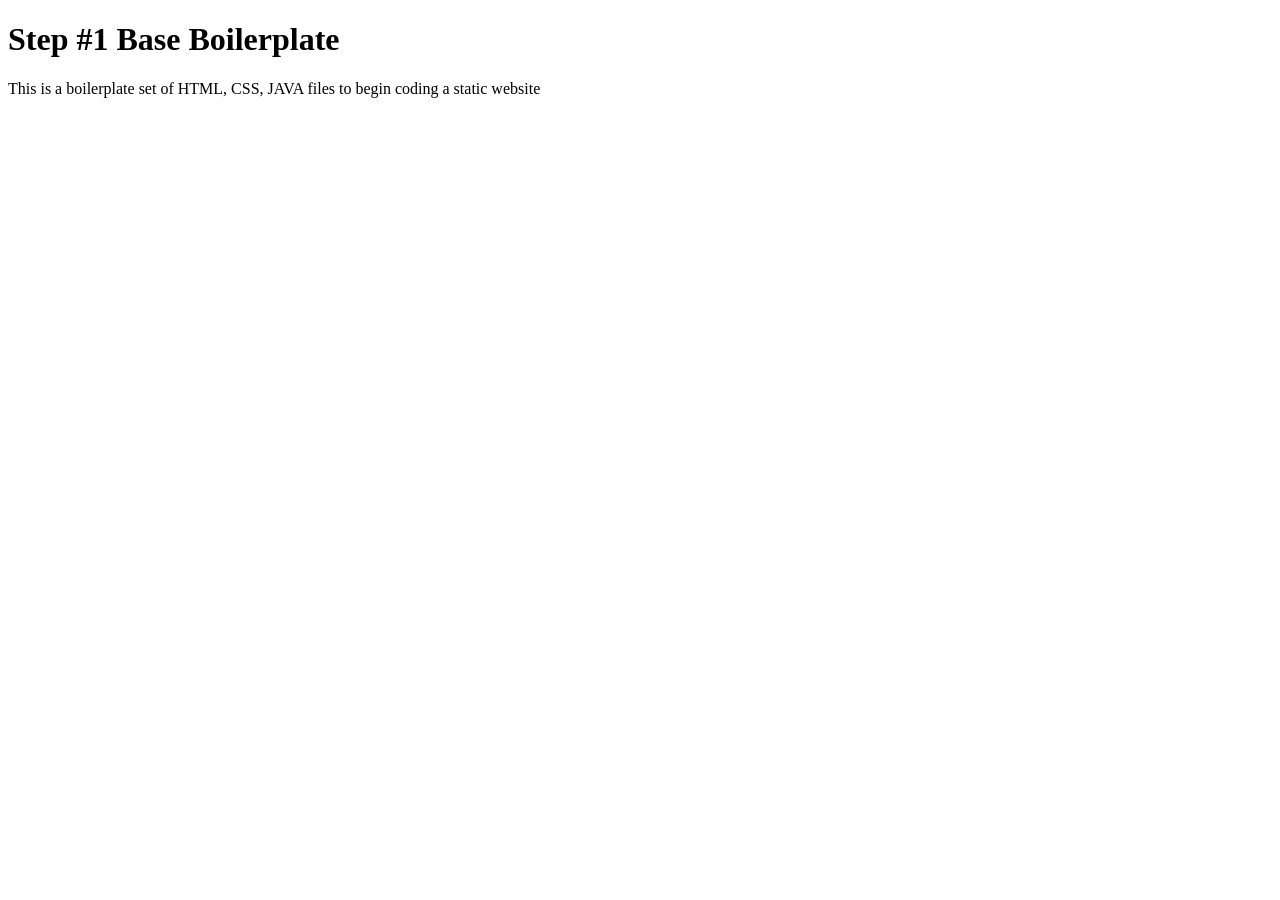
<file: art128/base-boilerplate/index.html>
<!DOCTYPE html>
<html lang="en">
<head>
    <meta charset="UTF-8">
    <title>Site Base | Boilderplate</title>

    <!-- ENABLE RESPONSIVE DESIGN VIA META VIEWPORT -->
    <meta name="viewport" content="width=device-width, initial-scale=1.0">

    <!-- META DESCRIPTION (SEO) -->
    <meta name="description" content="This is a boilerplate set of HTML, CSS, JAVA files to begin coding a static website"> 

    <!-- META KEYWORDS -->
    <meta name="keywords" content="HTML, CSS, JavaScript, Boilderplate, Starter">

    <!-- MAIN CSS FILE -->
    <link rel="stylesheet" href="css/style.css">



</head>
<body>
<h1>Step #1 Base Boilerplate</h1>
<p>This is a boilerplate set of HTML, CSS, JAVA files to begin coding a static website</p>



<!-- MAIN JS FILE -->
<script src="js/script.js"></script>
</body>
</html>
</file>
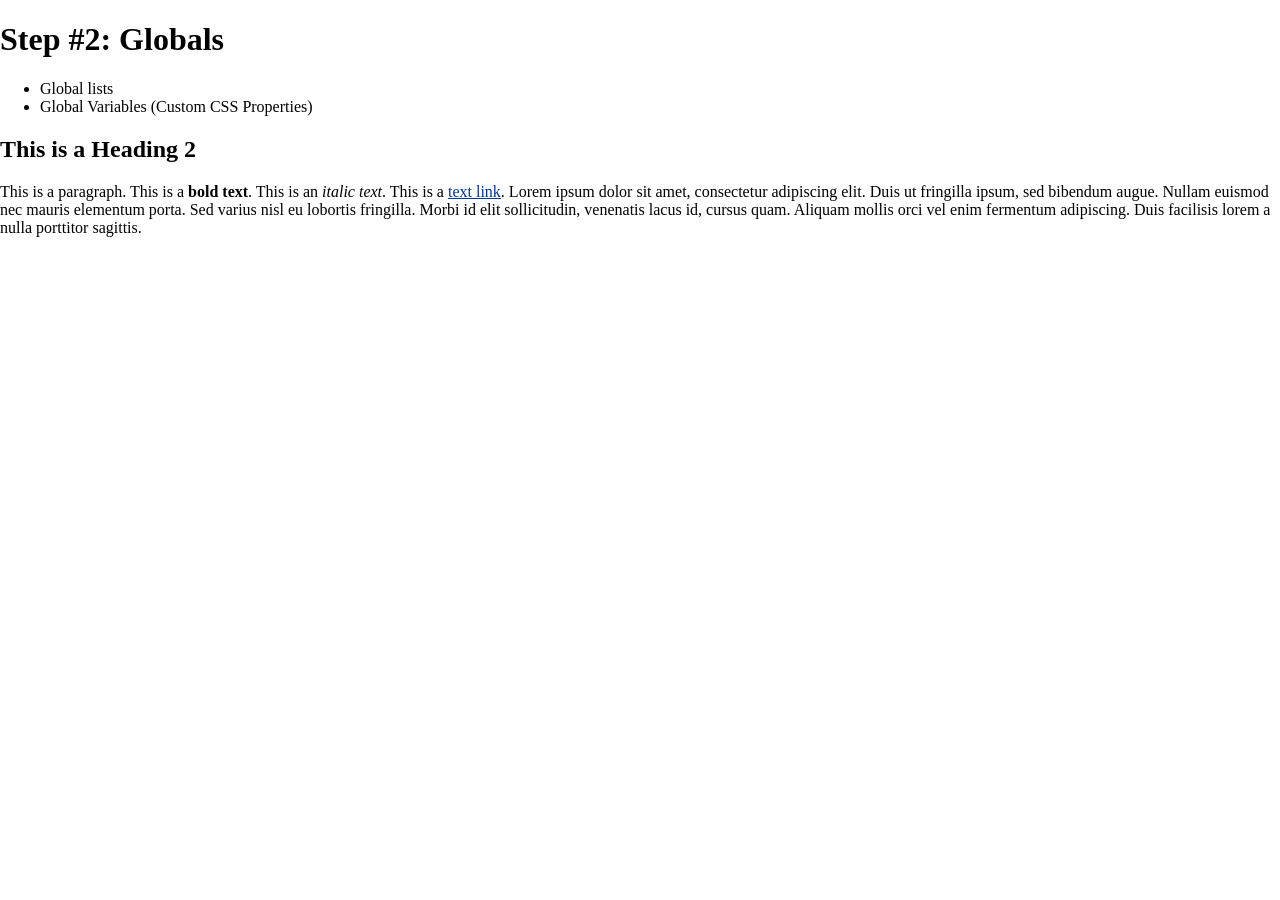
<file: art128/base-globals/index.html>
<!DOCTYPE html>
<html lang="en">
<head>
    <meta charset="UTF-8">
    <title>Site Base | Globals</title>

    <!-- ENABLE RESPONSIVE DESIGN VIA META VIEWPORT -->
    <meta name="viewport" content="width=device-width, initial-scale=1.0">

    <!-- META DESCRIPTION (SEO) -->
    <meta name="description" content="This is a boilerplate set of HTML, CSS, JAVA files to begin coding a static website"> 

    <!-- META KEYWORDS -->
    <meta name="keywords" content="HTML, CSS, JavaScript, Boilderplate, Starter">

    <!-- MAIN CSS FILE -->
    <link rel="stylesheet" href="css/style.css">



</head>
<body>
<h1>Step #2: Globals</h1>
<ul>
    <li>Global lists</li>
    <li>Global Variables (Custom CSS Properties)</li>
</ul>

<h2>This is a Heading 2</h2>
<p>This is a paragraph. This is a <strong>bold text</strong>. This is an <em>italic text</em>. This is a <a href="#">text link</a>. Lorem ipsum dolor sit amet, consectetur adipiscing elit. Duis ut fringilla ipsum, sed bibendum augue. Nullam euismod nec mauris elementum porta. Sed varius nisl eu lobortis fringilla. Morbi id elit sollicitudin, venenatis lacus id, cursus quam. Aliquam mollis orci vel enim fermentum adipiscing. Duis facilisis lorem a nulla porttitor sagittis.</p>


</body>
</html>
</file>
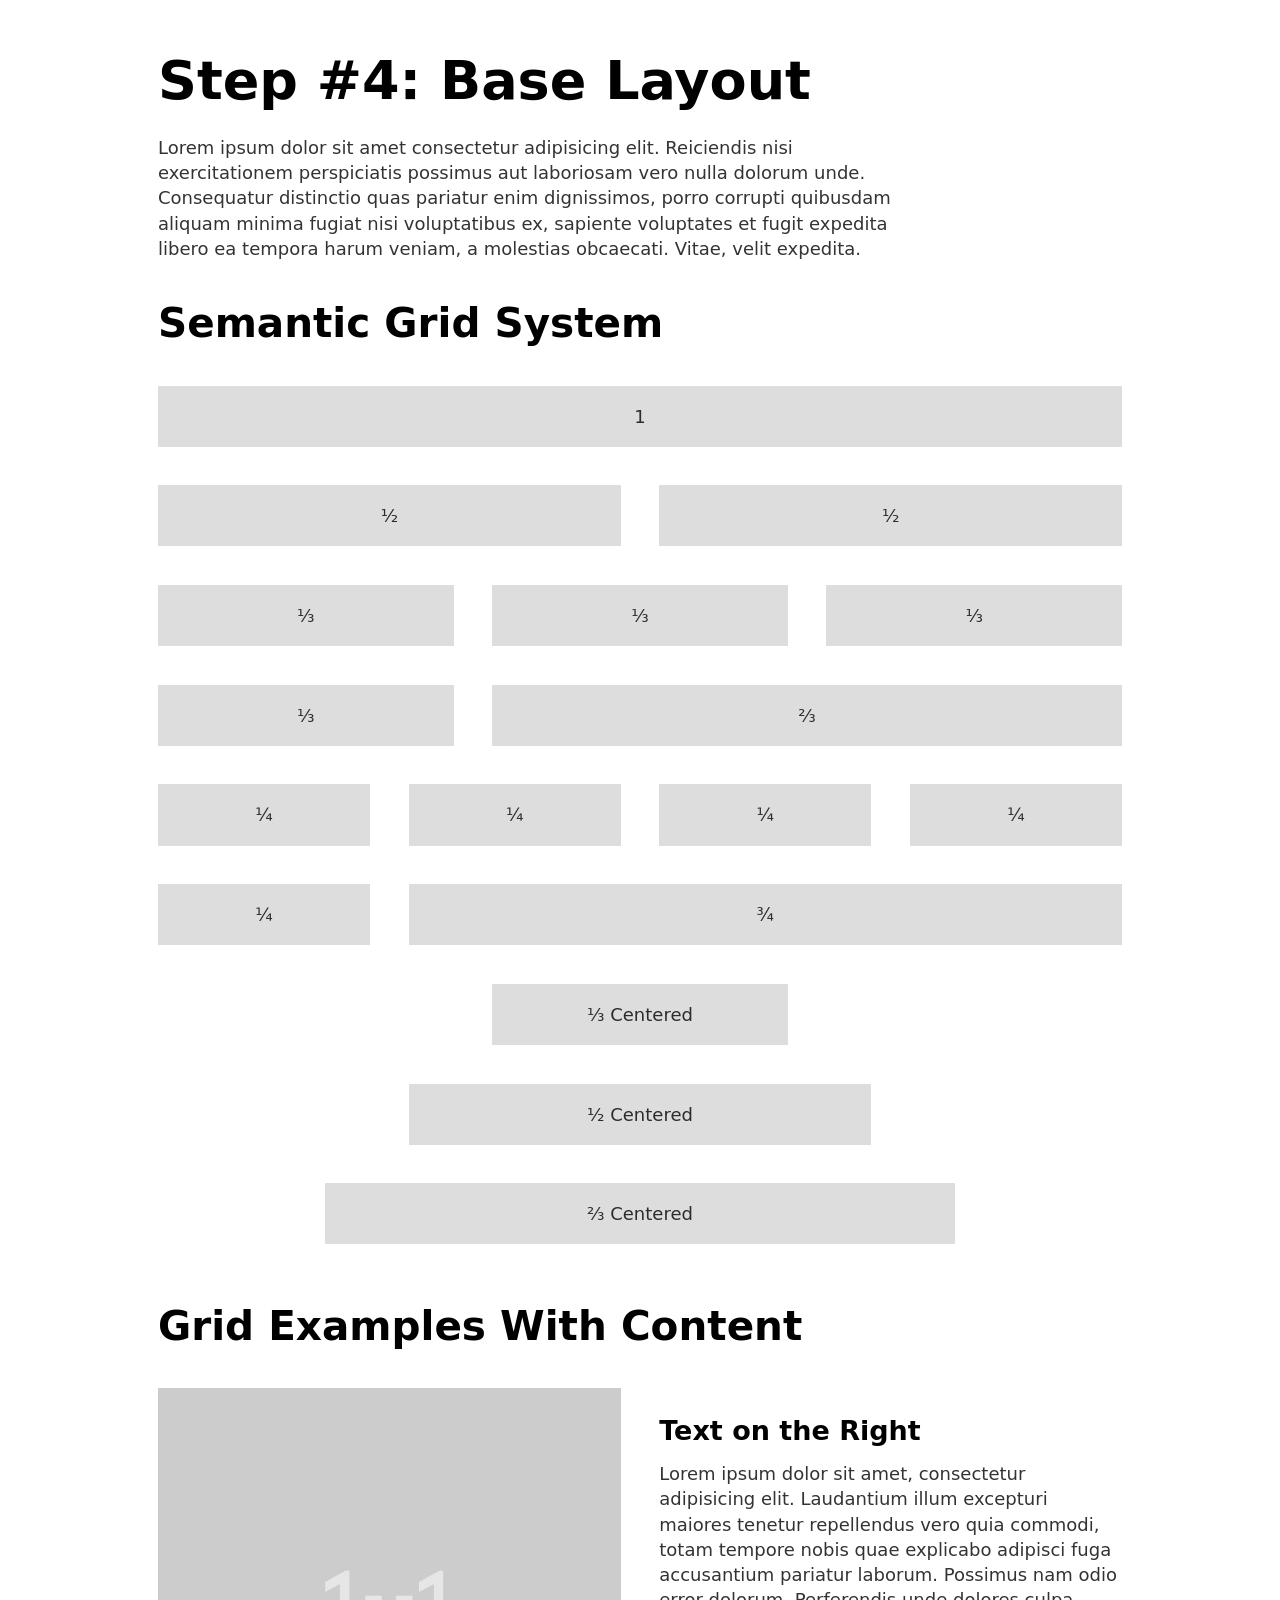
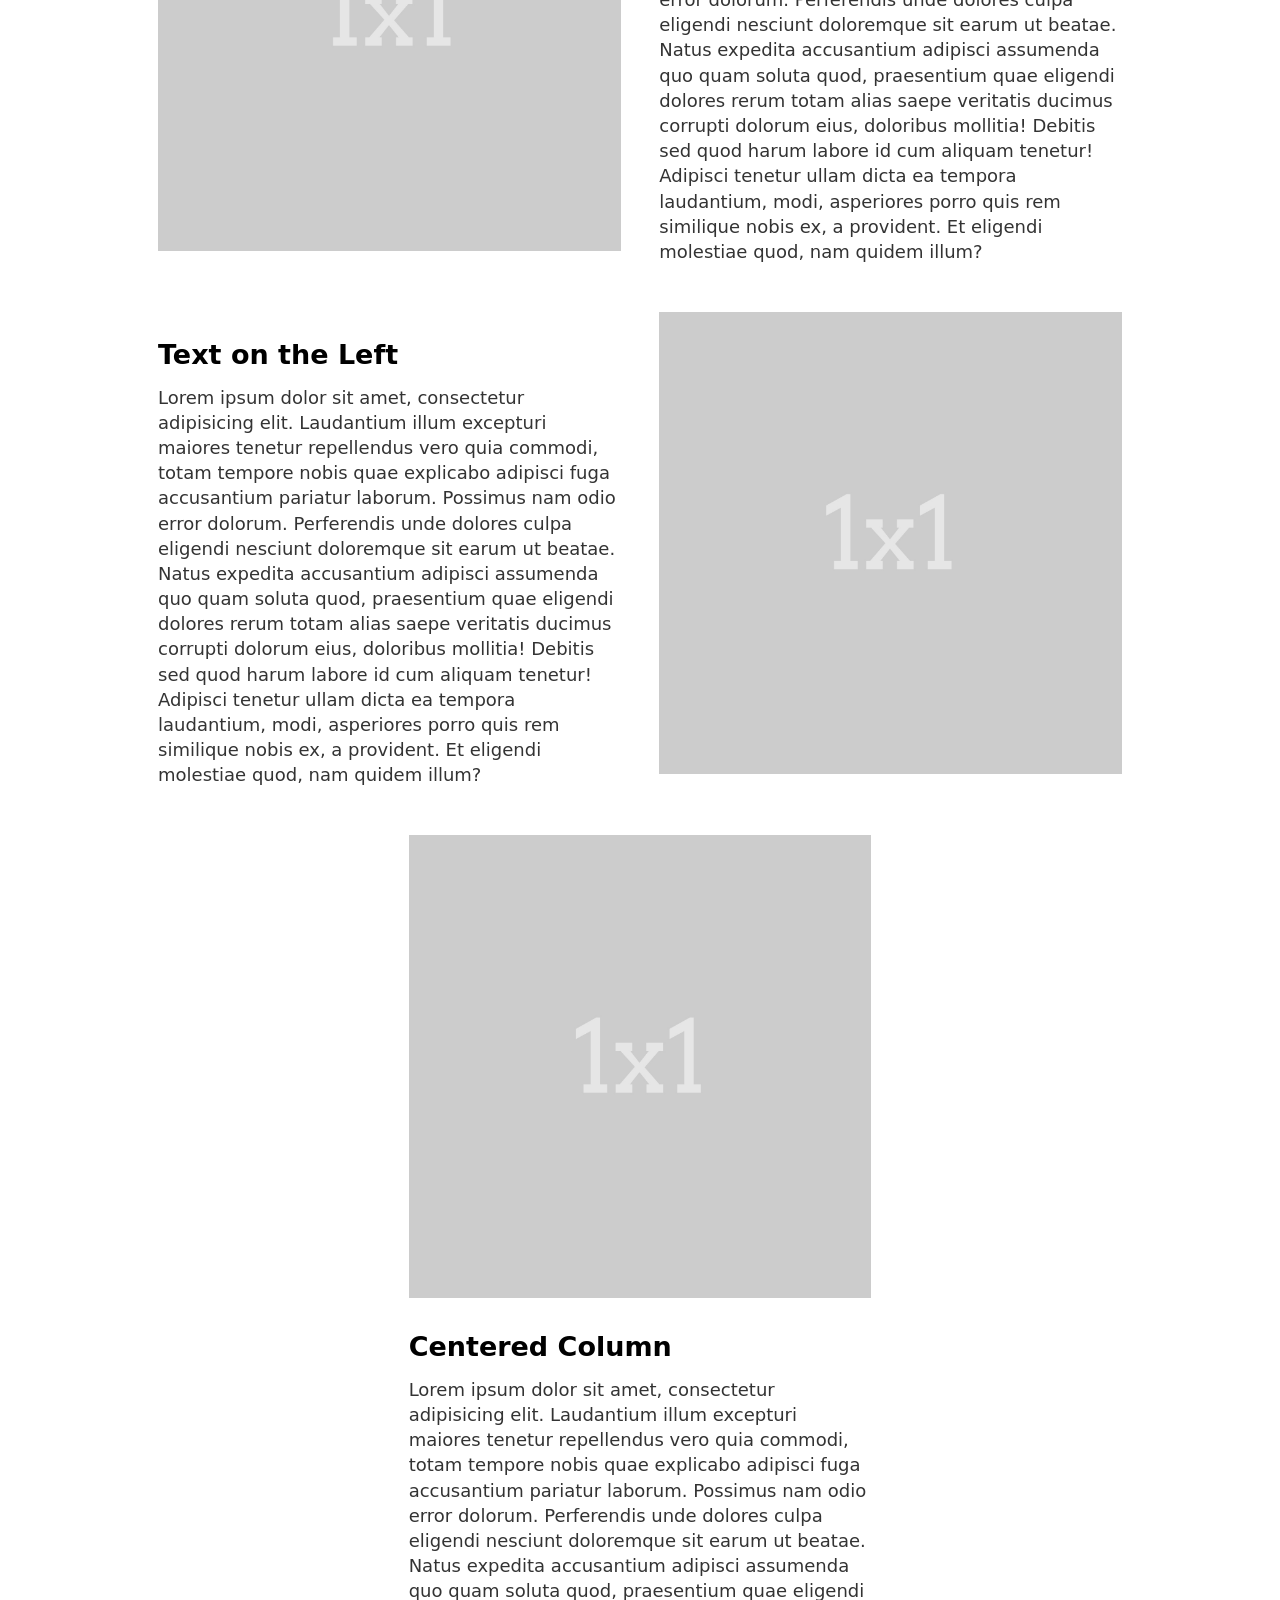
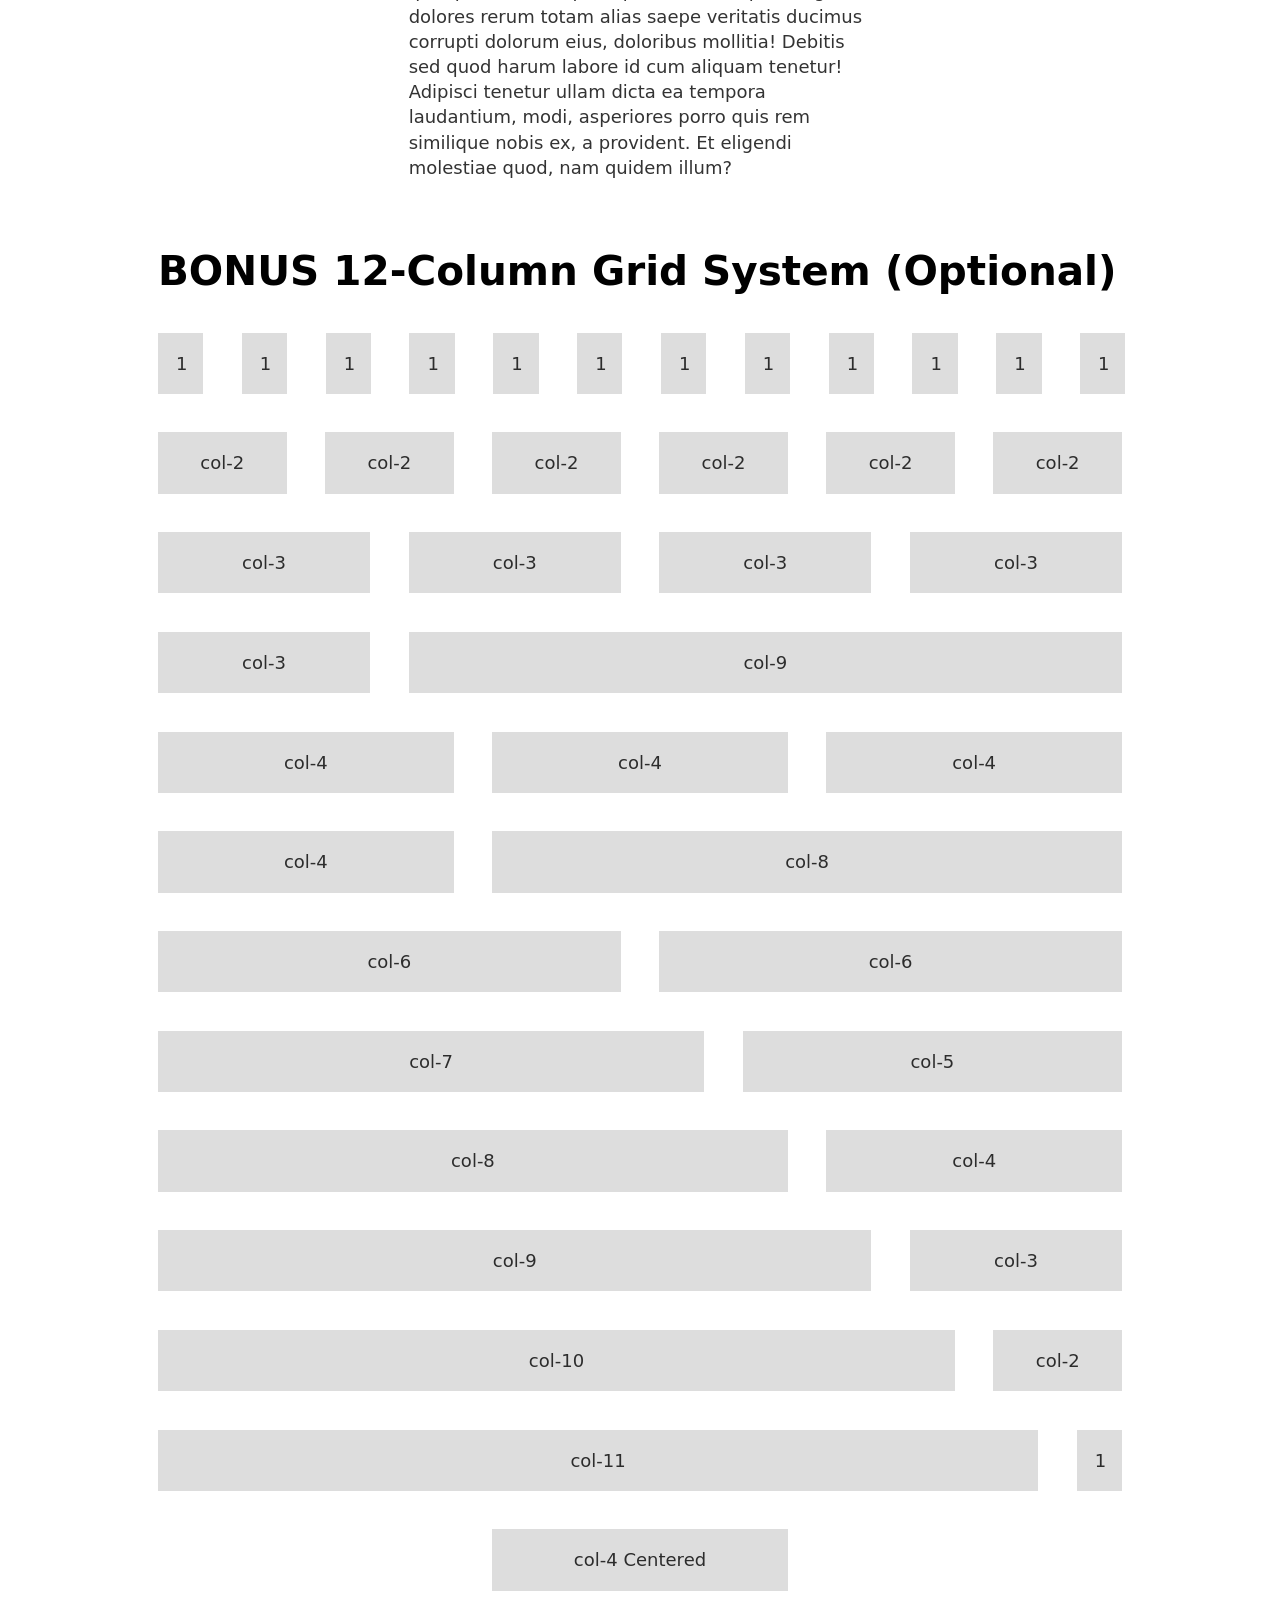
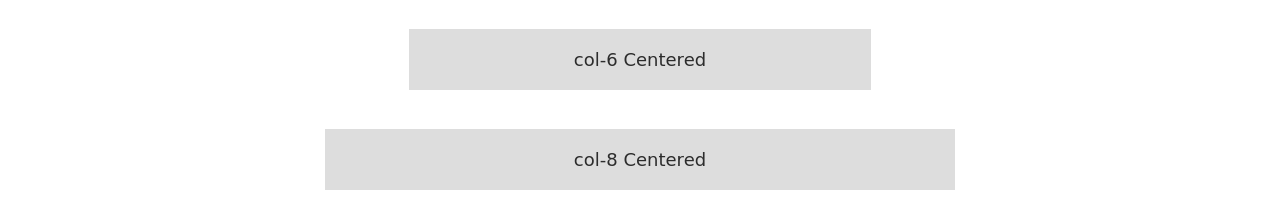
<file: art128/base-layout/index.html>
<!DOCTYPE html>
<html lang="en">
<link href="css/style.css" rel="stylesheet" type="text/css">
<head>
    <meta charset="UTF-8">
    <title>Site Base | Base Layout</title>

    
    <meta name="viewport" content="width=device-width, initial-scale=1.0">

</head>
<body>

    <section class="container grid-demo"> 
        <h1>Step #4: Base Layout</h1>
        <p>Lorem ipsum dolor sit amet consectetur adipisicing elit. Reiciendis nisi exercitationem perspiciatis possimus aut laboriosam vero nulla dolorum unde. Consequatur distinctio quas pariatur enim dignissimos, porro corrupti quibusdam aliquam minima fugiat nisi voluptatibus ex, sapiente voluptates et fugit expedita libero ea tempora harum veniam, a molestias obcaecati. Vitae, velit expedita.</p>

        <h2>Semantic Grid System</h2>

        <div class="row">
            <div class="one-whole column">1</div>
        </div>

        <div class="row">
            <div class="one-half column">&frac12;</div>
            <div class="one-half column">&frac12;</div>
        </div>

        <div class="row">
            <div class="one-third column">&frac13;</div>
            <div class="one-third column">&frac13;</div>
            <div class="one-third column">&frac13;</div>
        </div>

        <div class="row">
            <div class="one-third column">&frac13;</div>
            <div class="two-thirds column">&frac23;</div>
        </div>

        <div class="row">
            <div class="one-fourth column">&frac14;</div>
            <div class="one-fourth column">&frac14;</div>
            <div class="one-fourth column">&frac14;</div>
            <div class="one-fourth column">&frac14;</div>
        </div>

        <div class="row">
            <div class="one-fourth column">&frac14;</div>
            <div class="three-fourths column">&frac34;</div>
        </div>

        <div class="row centered">
            <div class="one-third column">&frac13; Centered</div>
        </div>

        <div class="row centered">
            <div class="one-half column">&frac12; Centered</div>
        </div>

        <div class="row centered">
            <div class="two-thirds column">&frac23; Centered</div>
        </div>
    </section>

    <section>
    <div class="container">

    <h2>Grid Examples With Content</h2>

    <div class="row">
          <div class="one-half column">
              <img src="./img/placeholder-1x1.jpg" alt="Placeholder">
          </div>
          <div class="one-half column">
              <h3>Text on the Right</h3>
              <p>Lorem ipsum dolor sit amet, consectetur adipisicing elit. Laudantium illum excepturi maiores tenetur repellendus vero quia commodi, totam tempore nobis quae explicabo adipisci fuga accusantium pariatur laborum. Possimus nam odio error dolorum. Perferendis unde dolores culpa eligendi nesciunt doloremque sit earum ut beatae. Natus expedita accusantium adipisci assumenda quo quam soluta quod, praesentium quae eligendi dolores rerum totam alias saepe veritatis ducimus corrupti dolorum eius, doloribus mollitia! Debitis sed quod harum labore id cum aliquam tenetur! Adipisci tenetur ullam dicta ea tempora laudantium, modi, asperiores porro quis rem similique nobis ex, a provident. Et eligendi molestiae quod, nam quidem illum?</p>
          </div>
    </div>

    <div class="row swapped">
          <div class="one-half column">
              <img src="./img/placeholder-1x1.jpg" alt="Placeholder">
          </div>
          <div class="one-half column">
              <h3>Text on the Left</h3>
              <p>Lorem ipsum dolor sit amet, consectetur adipisicing elit. Laudantium illum excepturi maiores tenetur repellendus vero quia commodi, totam tempore nobis quae explicabo adipisci fuga accusantium pariatur laborum. Possimus nam odio error dolorum. Perferendis unde dolores culpa eligendi nesciunt doloremque sit earum ut beatae. Natus expedita accusantium adipisci assumenda quo quam soluta quod, praesentium quae eligendi dolores rerum totam alias saepe veritatis ducimus corrupti dolorum eius, doloribus mollitia! Debitis sed quod harum labore id cum aliquam tenetur! Adipisci tenetur ullam dicta ea tempora laudantium, modi, asperiores porro quis rem similique nobis ex, a provident. Et eligendi molestiae quod, nam quidem illum?</p>
          </div>
    </div>

    <div class="row centered">
          <div class="one-half column">
              <img src="./img/placeholder-1x1.jpg" alt="Placeholder">
              <h3>Centered Column</h3>
              <p>Lorem ipsum dolor sit amet, consectetur adipisicing elit. Laudantium illum excepturi maiores tenetur repellendus vero quia commodi, totam tempore nobis quae explicabo adipisci fuga accusantium pariatur laborum. Possimus nam odio error dolorum. Perferendis unde dolores culpa eligendi nesciunt doloremque sit earum ut beatae. Natus expedita accusantium adipisci assumenda quo quam soluta quod, praesentium quae eligendi dolores rerum totam alias saepe veritatis ducimus corrupti dolorum eius, doloribus mollitia! Debitis sed quod harum labore id cum aliquam tenetur! Adipisci tenetur ullam dicta ea tempora laudantium, modi, asperiores porro quis rem similique nobis ex, a provident. Et eligendi molestiae quod, nam quidem illum?</p>
          </div>
    </div>
    </div>
  </section>

  <section class="grid-demo">
    <div class="container">

      <h2>BONUS 12-Column Grid System (Optional)</h2>

      <div class="row">
        <div class="col-1">1</div>
        <div class="col-1">1</div>
        <div class="col-1">1</div>
        <div class="col-1">1</div>
        <div class="col-1">1</div>
        <div class="col-1">1</div>
        <div class="col-1">1</div>
        <div class="col-1">1</div>
        <div class="col-1">1</div>
        <div class="col-1">1</div>
        <div class="col-1">1</div>
        <div class="col-1">1</div>
      </div>

      <div class="row">
        <div class="col-2">col-2</div>
        <div class="col-2">col-2</div>
        <div class="col-2">col-2</div>
        <div class="col-2">col-2</div>
        <div class="col-2">col-2</div>
        <div class="col-2">col-2</div>
      </div>

      <div class="row">
        <div class="col-3">col-3</div>
        <div class="col-3">col-3</div>
        <div class="col-3">col-3</div>
        <div class="col-3">col-3</div>
      </div>

      <div class="row">
        <div class="col-3">col-3</div>
        <div class="col-9">col-9</div>
      </div>
      
      <div class="row">
        <div class="col-4">col-4</div>
        <div class="col-4">col-4</div>
        <div class="col-4">col-4</div>
      </div>
      
      <div class="row">
        <div class="col-4">col-4</div>
        <div class="col-8">col-8</div>
      </div>
      
      <div class="row">
        <div class="col-6">col-6</div>
        <div class="col-6">col-6</div>
      </div>
      
      <div class="row">
        <div class="col-7">col-7</div>
        <div class="col-5">col-5</div>
      </div>
      
      <div class="row">
        <div class="col-8">col-8</div>
        <div class="col-4">col-4</div>
      </div>
      
      <div class="row">
        <div class="col-9">col-9</div>
        <div class="col-3">col-3</div>
      </div>
      
      <div class="row">
        <div class="col-10">col-10</div>
        <div class="col-2">col-2</div>
      </div>
      
      <div class="row">
        <div class="col-11">col-11</div>
        <div class="col-1">1</div>
      </div>
      
      <div class="row centered">
        <div class="col-4 centered">col-4 Centered</div>
      </div>
      
      <div class="row centered">
        <div class="col-6 centered">col-6 Centered</div>
      </div>
      
      <div class="row centered">
        <div class="col-8 centered">col-8 Centered</div>
      </div>


    </div>
  </section>

</body>
</html>
</file>
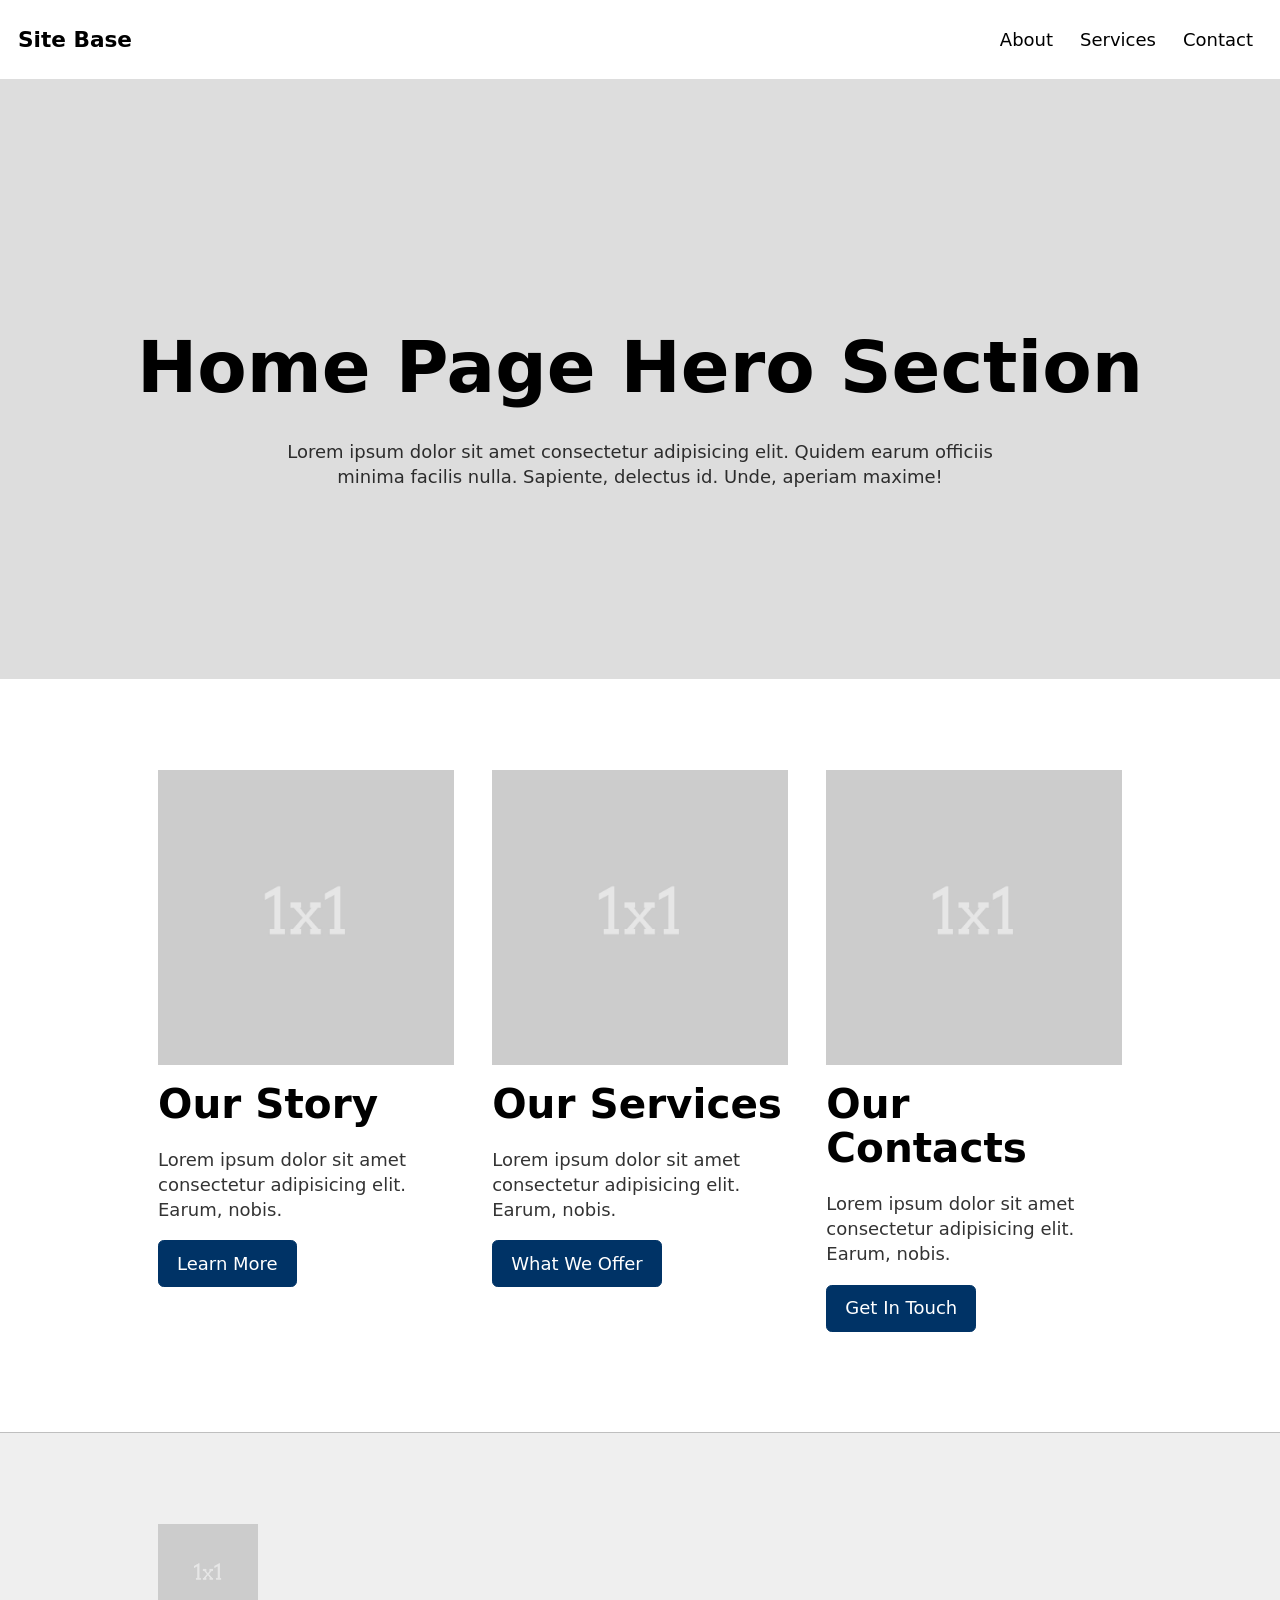
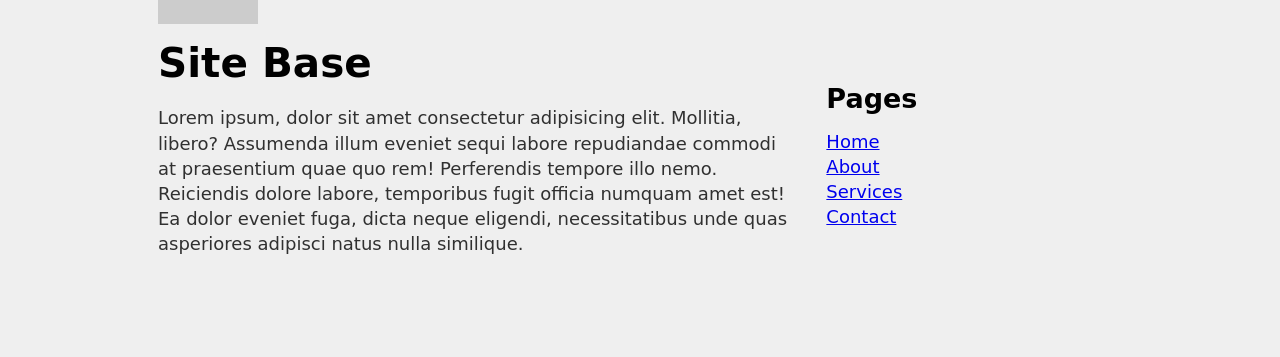
<file: art128/base-multipagesite/index.html>
<!DOCTYPE html>
<html lang="en">
<link href="css/style.css" rel="stylesheet" type="text/css">
<head>
    <meta charset="UTF-8">
    <title>Site Base</title>

    
    <meta name="viewport" content="width=device-width, initial-scale=1.0">

</head>

<body class="page-home">

<header class="site-header toggle-nav">
    <div class="site-logo">
      <h1><a href="index.html">Site Base</a></h1>
    </div>
    <nav class="site-navigation" data-navstate="closed">
      <button class="menu-button navicon"><span>Menu</span></button>
      <ul>
        <li><a href="about.html">About</a></li>
        <li><a href="services.html">Services</a></li>
        <li><a href="contact.html">Contact</a></li>
      </ul>
    </nav>
</header>

<main class="site-main">
  
<section class="hero text-centered">
  <h1>Home Page Hero Section</h1>
  <p>Lorem ipsum dolor sit amet consectetur adipisicing elit. Quidem earum officiis minima facilis nulla. Sapiente, delectus id. Unde, aperiam maxime!</p>
</section>

<section>
  <div class="container">

    <div class="row">

      <div class="one-third">
        <img src="img/placeholder-1x1.jpg" alt="Placeholder Image" width="1000" height="1000">

        <h2>Our Story</h2>
        <p>Lorem ipsum dolor sit amet consectetur adipisicing elit. Earum, nobis.</p>
        <a href="about.html" class="button">Learn More</a>
      </div>

      <div class="one-third">
        <img src="img/placeholder-1x1.jpg" alt="Placeholder Image" width="1000" height="1000">

        <h2>Our Services</h2>
        <p>Lorem ipsum dolor sit amet consectetur adipisicing elit. Earum, nobis.</p>
        <a href="services.html" class="button">What We Offer</a>
      </div>

      <div class="one-third">
        <img src="img/placeholder-1x1.jpg" alt="Placeholder Image" width="1000" height="1000">

        <h2>Our Contacts</h2>
        <p>Lorem ipsum dolor sit amet consectetur adipisicing elit. Earum, nobis.</p>
        <a href="contact.html" class="button">Get In Touch</a>
      </div>

    </div>

  </div>
</section>

<!-- <section id="about">
  <div class="container">

    <h2 class="subsection-title">About Us</h2>

    <div class="row">
      <div class="one-half">
        <img src="img/placeholder-1x1.jpg" alt="Placeholder Image" width="1000" height="1000">
      </div>

      <div class="one-half">
      <h3>Our Mission</h3>
      <p>Lorem ipsum dolor sit amet consectetur adipisicing elit. Accusantium, molestiae cum? Reiciendis nemo, aliquid eveniet nam quis atque ad veritatis autem sequi asperiores sint soluta officia fugit accusamus vitae similique.</p>
    </div>

    </div>
  </div>
</section> -->

<!-- <section id="services">

  <div class="container">

    <h2 class="subsection-title">Our Services</h2>
    
    <div class="row">

      <div class="one-half">

        <div class="row">

          <div class="one-third">
            <img src="img/placeholder-1x1.jpg" alt="Placeholder Image" width="300" height="300">
          </div>

          <div class="two-thirds">
            <h3>Service Title</h3>
            <p>Lorem ipsum dolor sit amet consectetur adipisicing elit. Eligendi, ipsum!</p>
          </div>

        </div>

      </div>

      <div class="one-half">

        <div class="row">

          <div class="one-third">
            <img src="img/placeholder-1x1.jpg" alt="Placeholder Image" width="300" height="300">
          </div>

          <div class="two-thirds">
            <h3>Service Title</h3>
            <p>Lorem ipsum dolor sit amet consectetur adipisicing elit. Eligendi, ipsum!</p>
          </div>

        </div>

      </div>

    </div>

     <div class="row">

      <div class="one-half">

        <div class="row">

          <div class="one-third">
            <img src="img/placeholder-1x1.jpg" alt="Placeholder Image" width="300" height="300">
          </div>

          <div class="two-thirds">
            <h3>Service Title</h3>
            <p>Lorem ipsum dolor sit amet consectetur adipisicing elit. Eligendi, ipsum!</p>
          </div>

        </div>

      </div>

      <div class="one-half">

        <div class="row">

          <div class="one-third">
            <img src="img/placeholder-1x1.jpg" alt="Placeholder Image" width="300" height="300">
          </div>

          <div class="two-thirds">
            <h3>Service Title</h3>
            <p>Lorem ipsum dolor sit amet consectetur adipisicing elit. Eligendi, ipsum!</p>
          </div>

        </div>

      </div>

    </div>

     <div class="row">

      <div class="one-half">

        <div class="row">

          <div class="one-third">
            <img src="img/placeholder-1x1.jpg" alt="Placeholder Image" width="300" height="300">
          </div>

          <div class="two-thirds">
            <h3>Service Title</h3>
            <p>Lorem ipsum dolor sit amet consectetur adipisicing elit. Eligendi, ipsum!</p>
          </div>

        </div>

      </div>

      <div class="one-half">

        <div class="row">

          <div class="one-third">
            <img src="img/placeholder-1x1.jpg" alt="Placeholder Image" width="300" height="300">
          </div>

          <div class="two-thirds">
            <h3>Service Title</h3>
            <p>Lorem ipsum dolor sit amet consectetur adipisicing elit. Eligendi, ipsum!</p>
          </div>

        </div>

      </div>

    </div>

  </div>

</section> -->

<!-- <div class="section" id="contact">
  <div class="container">

    <h2 class="subsection-title">Contact Us</h2>

    <div class="row">

      <div class="one-third">
        <h3>Address</h3>

        <address>
          4303 Diamond Head Road<br>
          Honolulu, HI 96813<br>
        </address>

        <p>Phone: <a href="tel:808-555-1212">808-555-1212</a></p>

        <p>Email: <a href="mailto:email@address.com">email@address.com</a></p>

        <h3>Hours</h3>

        <p>Mon-Fri: 8am-4pm</p>
        <p>Sat-Sun: Closed</p>

      </div>

      <div class="two-thirds">
        <img src="img/placeholder-1x1.jpg" alt="Placeholder Image" width="1500" height="1500">
      </div>

    </div>
  </div>
</div> -->

</main>

<footer class="site-footer">

  <div class="container">
    <div class="row">
      <div class="two-thirds">
        <img src="img/placeholder-1x1.jpg" alt="Placeholder Footer Logo" width="100" height="100">
        <h2>Site Base</h2>
        <p>Lorem ipsum, dolor sit amet consectetur adipisicing elit. Mollitia, libero? Assumenda illum eveniet sequi labore repudiandae commodi at praesentium quae quo rem! Perferendis tempore illo nemo. Reiciendis dolore labore, temporibus fugit officia numquam amet est! Ea dolor eveniet fuga, dicta neque eligendi, necessitatibus unde quas asperiores adipisci natus nulla similique.</p>
      </div>

      <div class="one-thirds">
        <h3>Pages</h3>
        <nav class="footer-navigation">
          <ul>
            <li><a href="index.html">Home</a></li>
            <li><a href="about.html">About</a></li>
            <li><a href="services.html">Services</a></li>
            <li><a href="contact.html">Contact</a></li>
      </ul>
    </nav> 
      </div>
    </div>
  </div>

</footer>

<script src="js/script.js"></script>

</body>
</html>
</file>
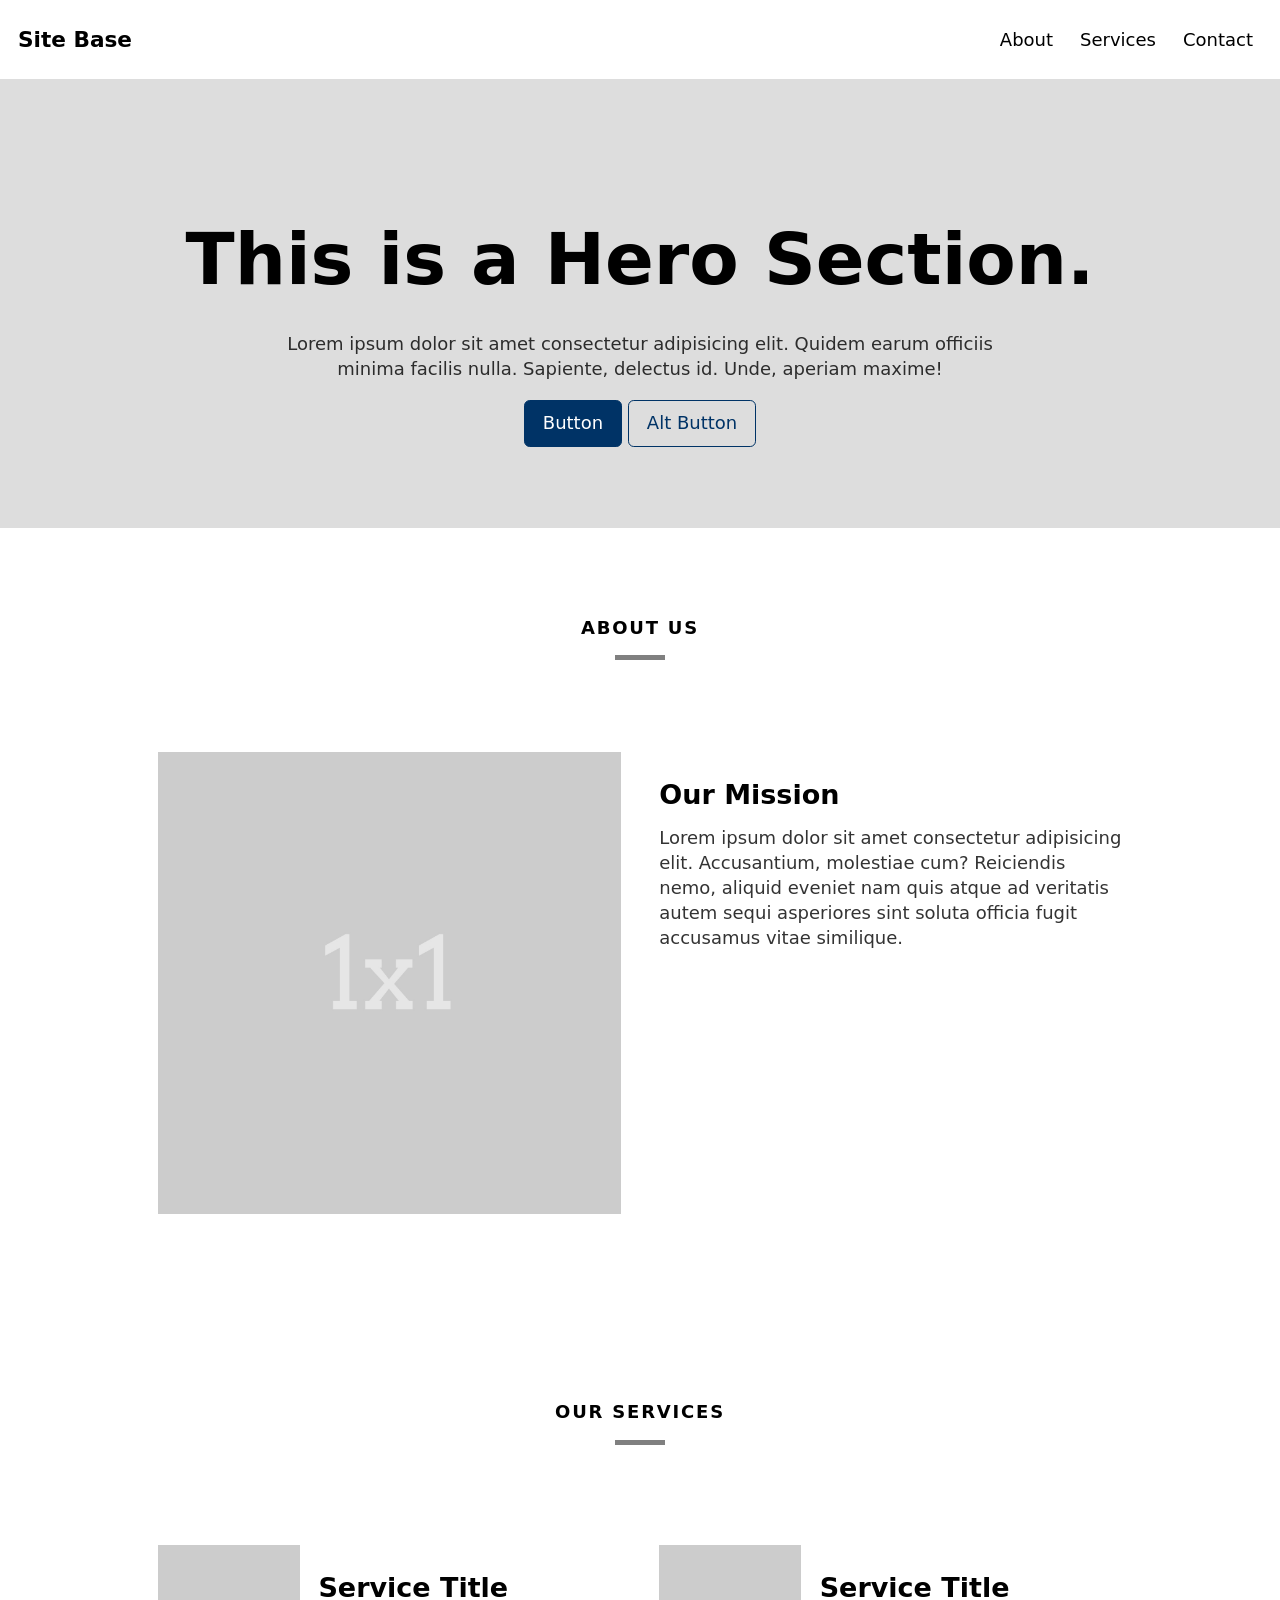
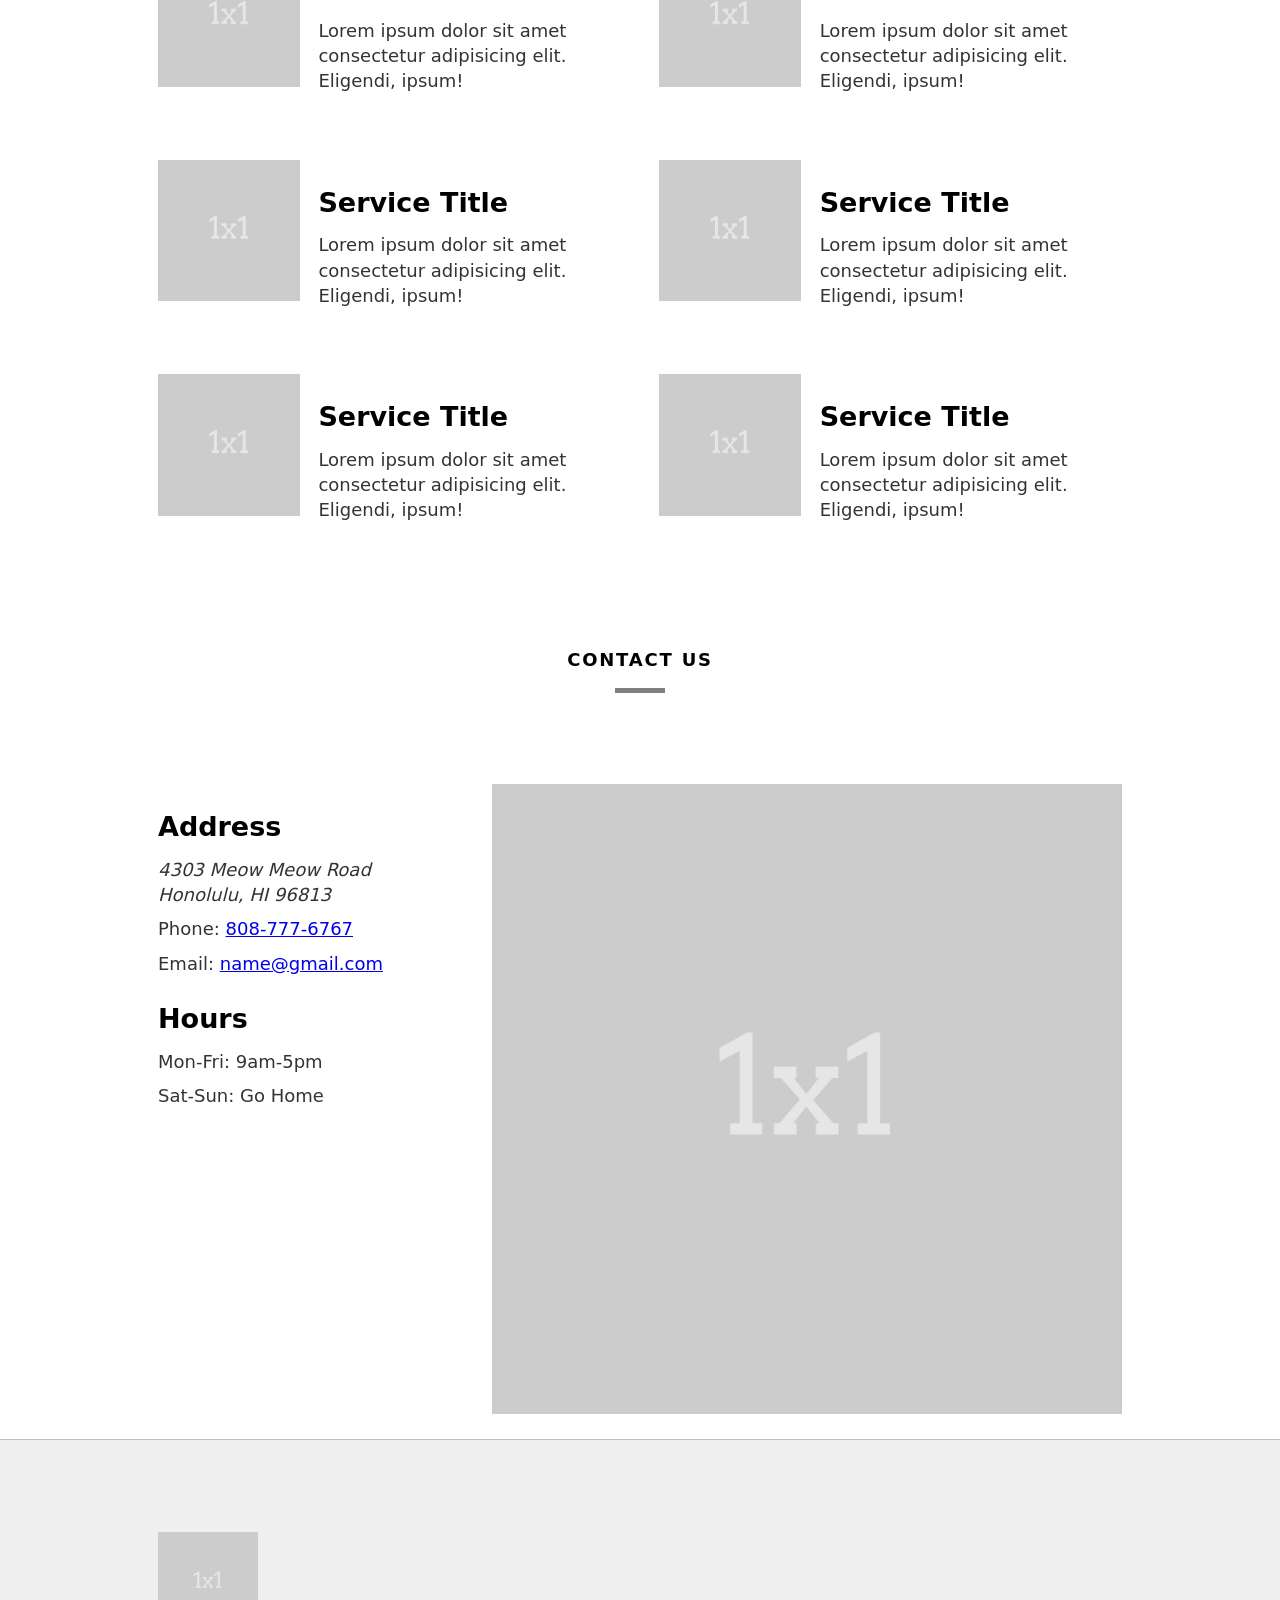
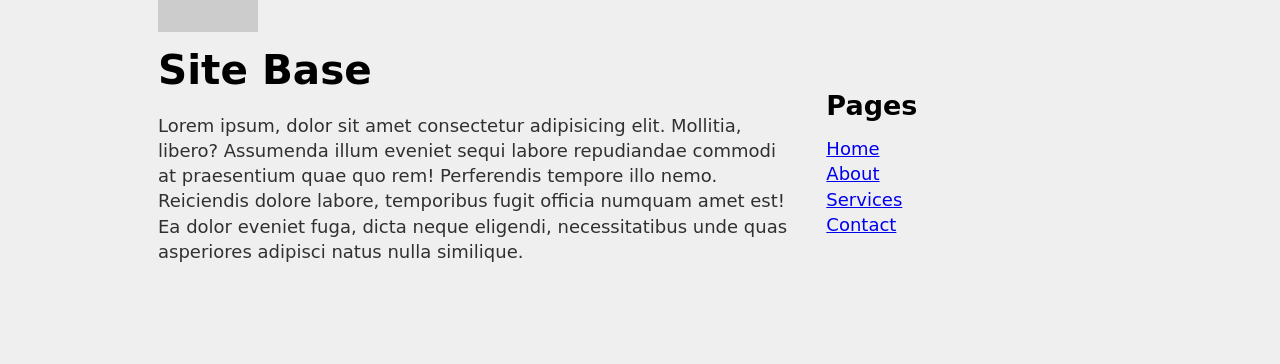
<file: art128/base-singlepagesite/index.html>
<!DOCTYPE html>
<html lang="en">
<link href="css/style.css" rel="stylesheet" type="text/css">
<head>
    <meta charset="UTF-8">
    <title>Site Base | Single Page Site</title>

    
    <meta name="viewport" content="width=device-width, initial-scale=1.0">

</head>
<body>

<header class="site-header toggle-nav">
    <div class="site-logo">
      <h1><a href="index.html">Site Base</a></h1>
    </div>
    <nav class="site-navigation" data-navstate="closed">
      <button class="menu-button navicon"><span>Menu</span></button>
      <ul>
        <li><a href="#about">About</a></li>
        <li><a href="#services">Services</a></li>
        <li><a href="#contact">Contact</a></li>
      </ul>
    </nav>
</header>

<main class="site-main">
  
<section class="hero text-centered">
  <h1>This is a Hero Section.</h1>
  <p>Lorem ipsum dolor sit amet consectetur adipisicing elit. Quidem earum officiis minima facilis nulla. Sapiente, delectus id. Unde, aperiam maxime!</p>
  <a href="" class="button">Button</a>
  <a href="" class="alt button">Alt Button</a>
</section>

<section id="about">
  <div class="container">

    <h2 class="subsection-title">About Us</h2>

    <div class="row">
      <div class="one-half">
        <img src="img/placeholder-1x1.jpg" alt="Placeholder Image" width="1000" height="1000">
      </div>

      <div class="one-half">
      <h3>Our Mission</h3>
      <p>Lorem ipsum dolor sit amet consectetur adipisicing elit. Accusantium, molestiae cum? Reiciendis nemo, aliquid eveniet nam quis atque ad veritatis autem sequi asperiores sint soluta officia fugit accusamus vitae similique.</p>
    </div>

    </div>
  </div>
</section>

<section id="services">

  <div class="container">

    <h2 class="subsection-title">Our Services</h2>
    
    <div class="row">

      <div class="one-half">

        <div class="row">

          <div class="one-third">
            <img src="img/placeholder-1x1.jpg" alt="Placeholder Image" width="300" height="300">
          </div>

          <div class="two-thirds">
            <h3>Service Title</h3>
            <p>Lorem ipsum dolor sit amet consectetur adipisicing elit. Eligendi, ipsum!</p>
          </div>

        </div>

      </div>

      <div class="one-half">

        <div class="row">

          <div class="one-third">
            <img src="img/placeholder-1x1.jpg" alt="Placeholder Image" width="300" height="300">
          </div>

          <div class="two-thirds">
            <h3>Service Title</h3>
            <p>Lorem ipsum dolor sit amet consectetur adipisicing elit. Eligendi, ipsum!</p>
          </div>

        </div>

      </div>

    </div>

     <div class="row">

      <div class="one-half">

        <div class="row">

          <div class="one-third">
            <img src="img/placeholder-1x1.jpg" alt="Placeholder Image" width="300" height="300">
          </div>

          <div class="two-thirds">
            <h3>Service Title</h3>
            <p>Lorem ipsum dolor sit amet consectetur adipisicing elit. Eligendi, ipsum!</p>
          </div>

        </div>

      </div>

      <div class="one-half">

        <div class="row">

          <div class="one-third">
            <img src="img/placeholder-1x1.jpg" alt="Placeholder Image" width="300" height="300">
          </div>

          <div class="two-thirds">
            <h3>Service Title</h3>
            <p>Lorem ipsum dolor sit amet consectetur adipisicing elit. Eligendi, ipsum!</p>
          </div>

        </div>

      </div>

    </div>

     <div class="row">

      <div class="one-half">

        <div class="row">

          <div class="one-third">
            <img src="img/placeholder-1x1.jpg" alt="Placeholder Image" width="300" height="300">
          </div>

          <div class="two-thirds">
            <h3>Service Title</h3>
            <p>Lorem ipsum dolor sit amet consectetur adipisicing elit. Eligendi, ipsum!</p>
          </div>

        </div>

      </div>

      <div class="one-half">

        <div class="row">

          <div class="one-third">
            <img src="img/placeholder-1x1.jpg" alt="Placeholder Image" width="300" height="300">
          </div>

          <div class="two-thirds">
            <h3>Service Title</h3>
            <p>Lorem ipsum dolor sit amet consectetur adipisicing elit. Eligendi, ipsum!</p>
          </div>

        </div>

      </div>

    </div>

  </div>

</section>

<div class="section" id="contact">
  <div class="container">

    <h2 class="subsection-title">Contact Us</h2>

    <div class="row">

      <div class="one-third">
        <h3>Address</h3>

        <address>
          4303 Meow Meow Road<br>
          Honolulu, HI 96813<br>
        </address>

        <p>Phone: <a href="tel:808-777-6767">808-777-6767</a></p>

        <p>Email: <a href="mailto:name@gmail.com">name@gmail.com</a></p>

        <h3>Hours</h3>

        <p>Mon-Fri: 9am-5pm</p>
        <p>Sat-Sun: Go Home</p>

      </div>

      <div class="two-thirds">
        <img src="img/placeholder-1x1.jpg" alt="Placeholder Image" width="1500" height="1500">
      </div>

    </div>
  </div>
</div>

</main>

<footer class="site-footer">

  <div class="container">
    <div class="row">
      <div class="two-thirds">
        <img src="img/placeholder-1x1.jpg" alt="Placeholder Footer Logo" width="100" height="100">
        <h2>Site Base</h2>
        <p>Lorem ipsum, dolor sit amet consectetur adipisicing elit. Mollitia, libero? Assumenda illum eveniet sequi labore repudiandae commodi at praesentium quae quo rem! Perferendis tempore illo nemo. Reiciendis dolore labore, temporibus fugit officia numquam amet est! Ea dolor eveniet fuga, dicta neque eligendi, necessitatibus unde quas asperiores adipisci natus nulla similique.</p>
      </div>

      <div class="one-thirds">
        <h3>Pages</h3>
        <nav class="footer-navigation">
          <ul>
            <li><a href="#">Home</a></li>
            <li><a href="#about">About</a></li>
            <li><a href="#services">Services</a></li>
            <li><a href="#contact">Contact</a></li>
      </ul>
    </nav> 
      </div>
    </div>
  </div>

</footer>

<script src="js/script.js"></script>

</body>
</html>
</file>
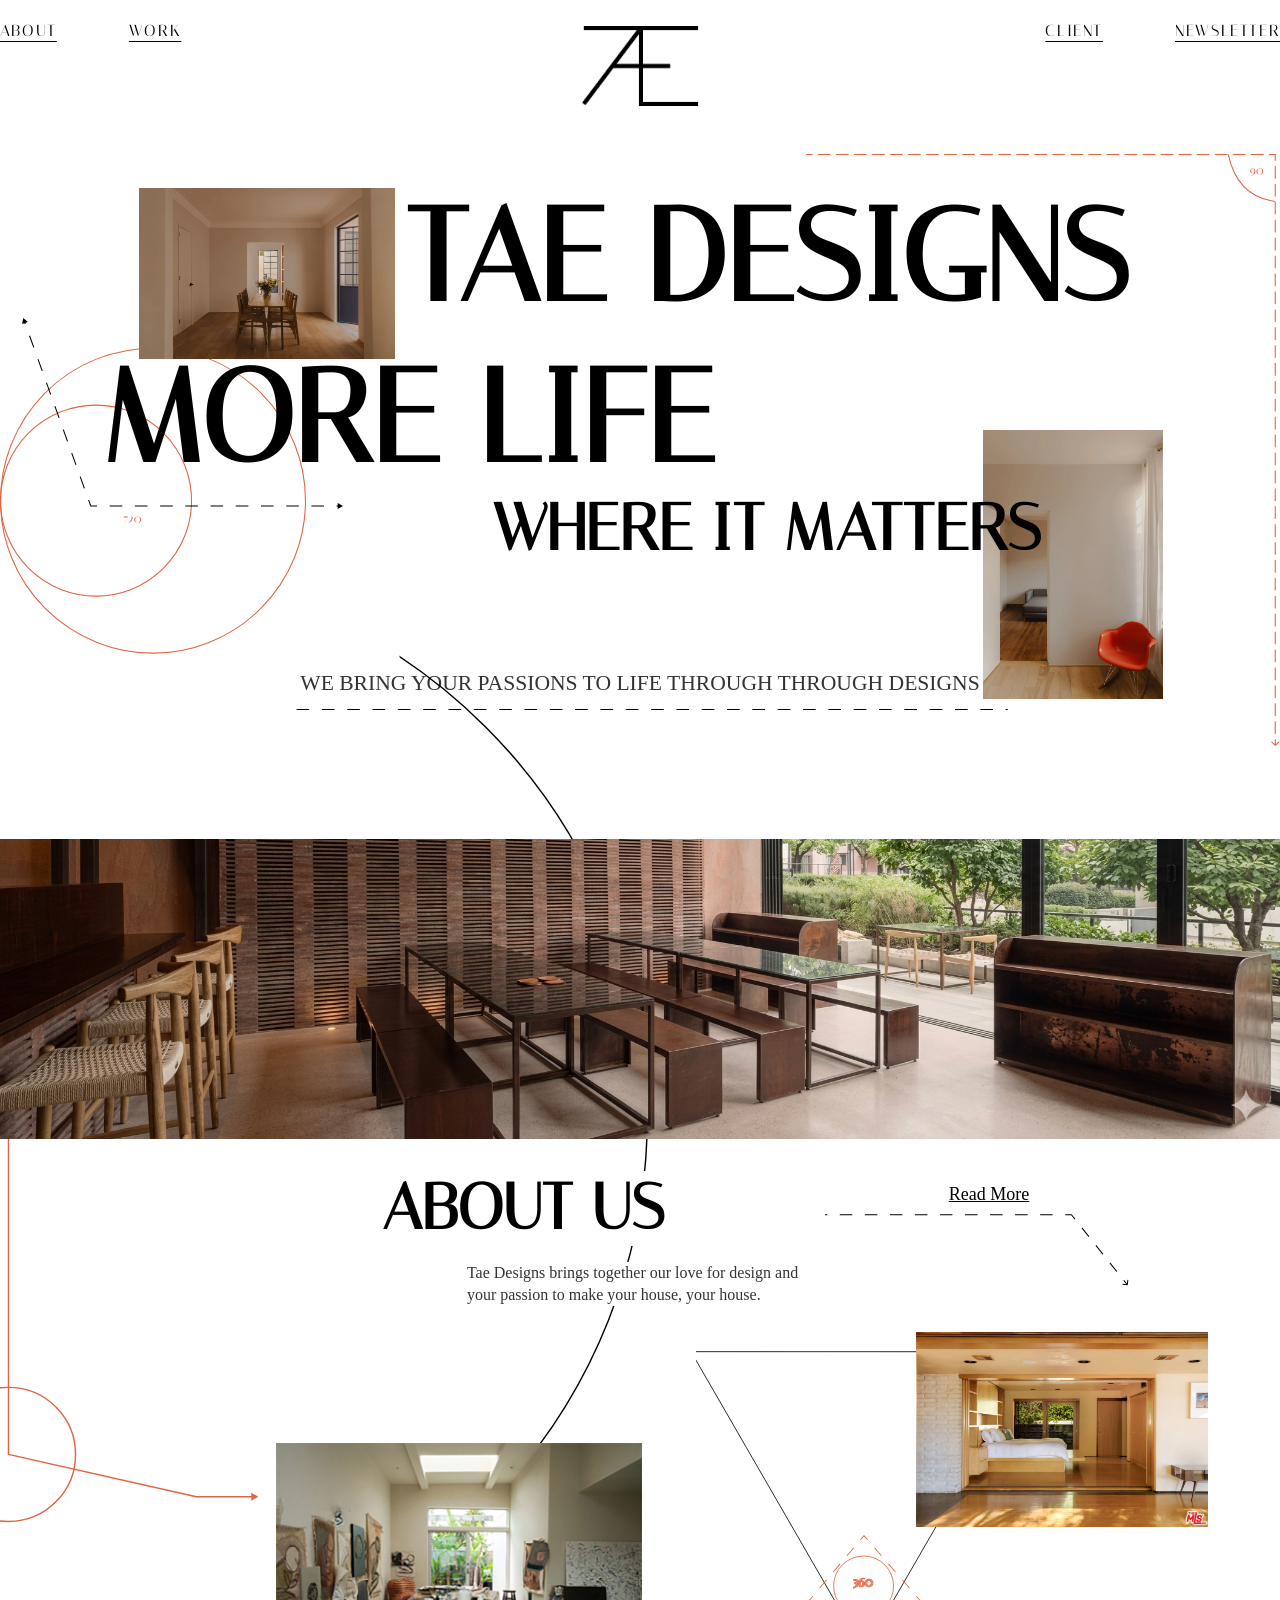
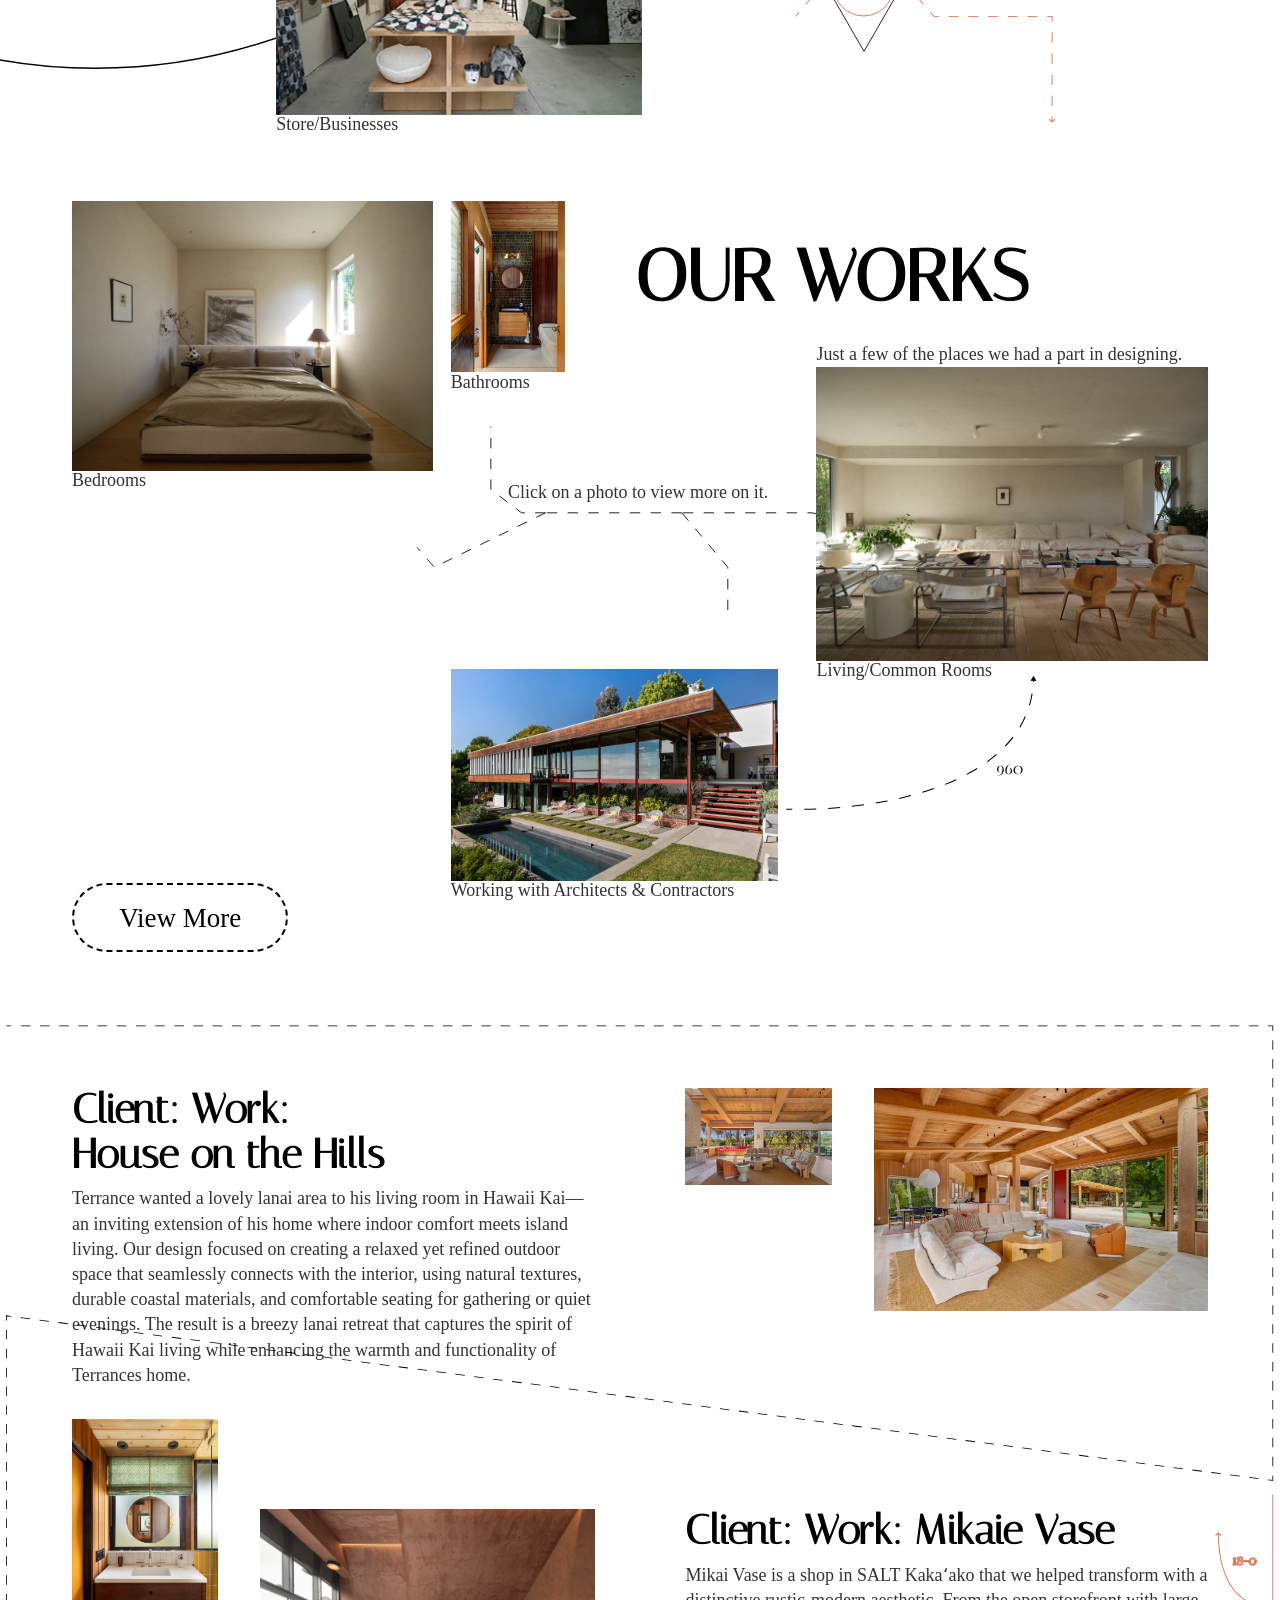
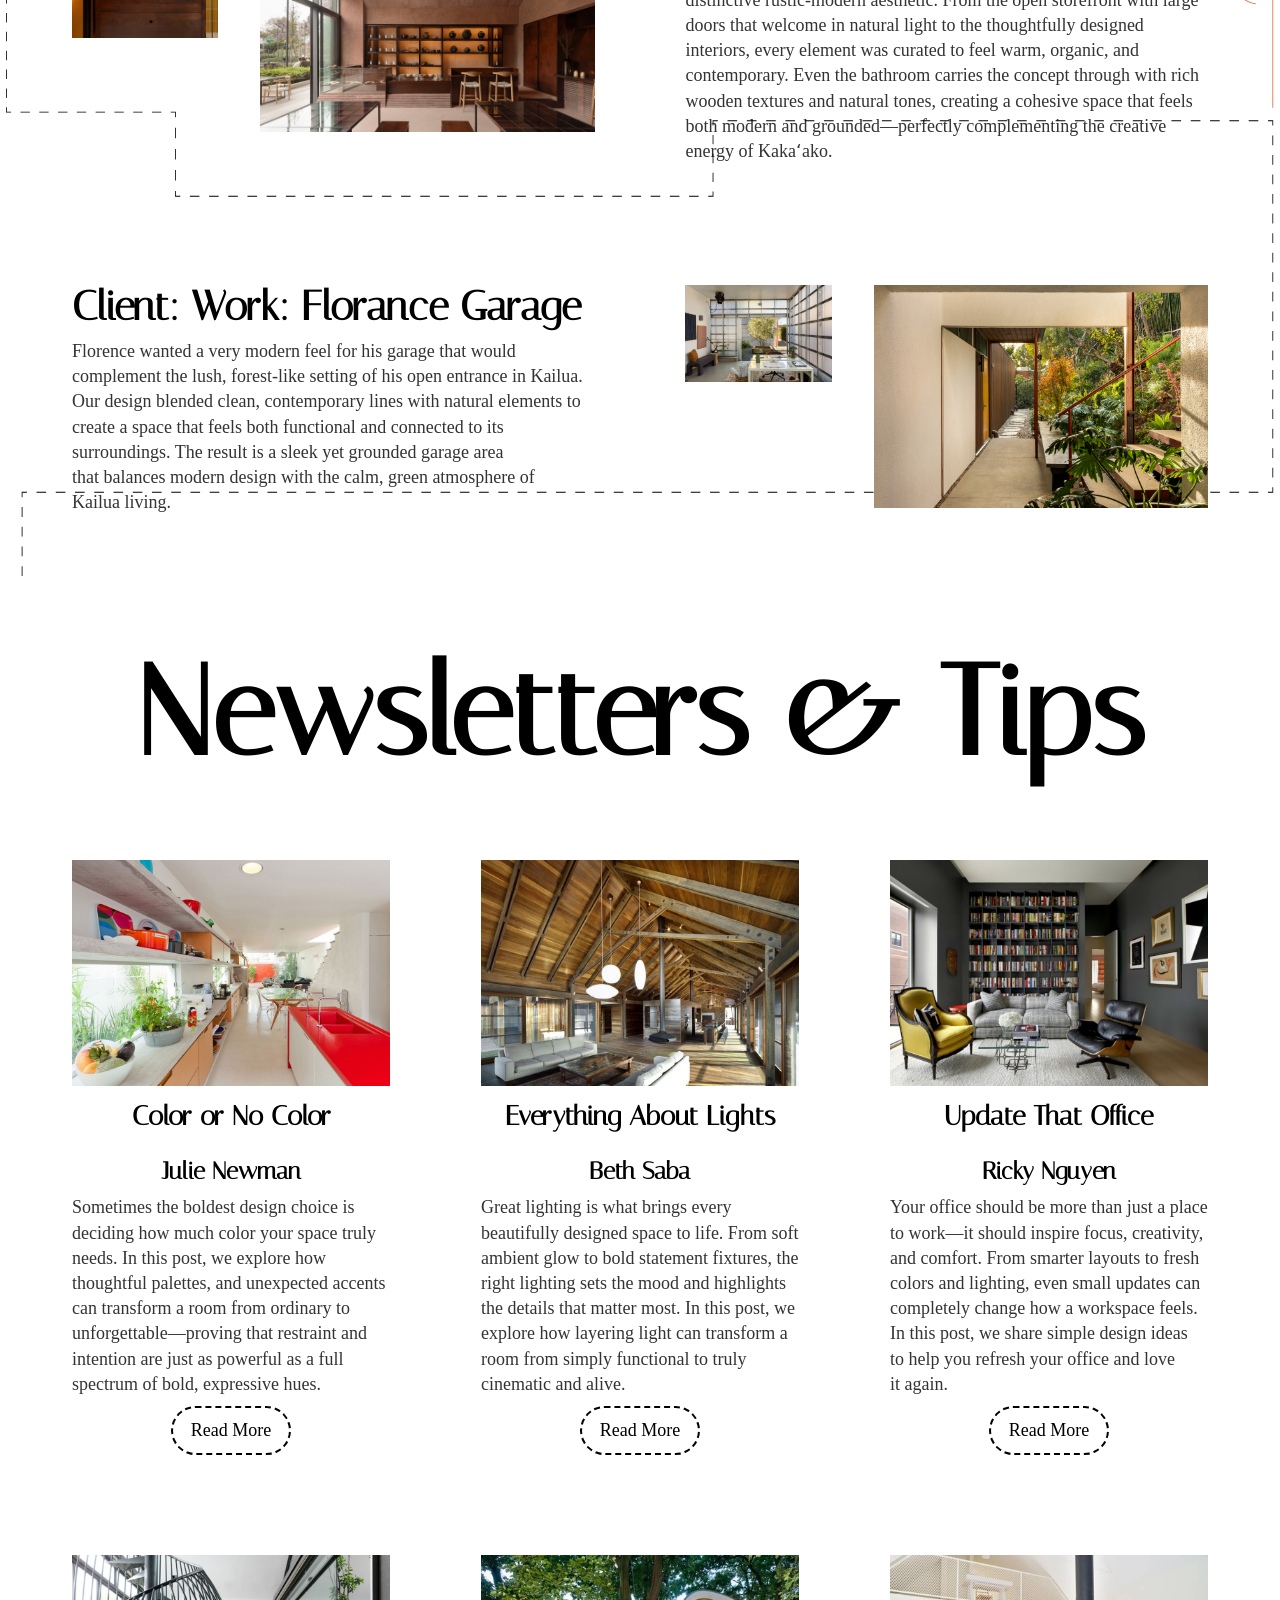
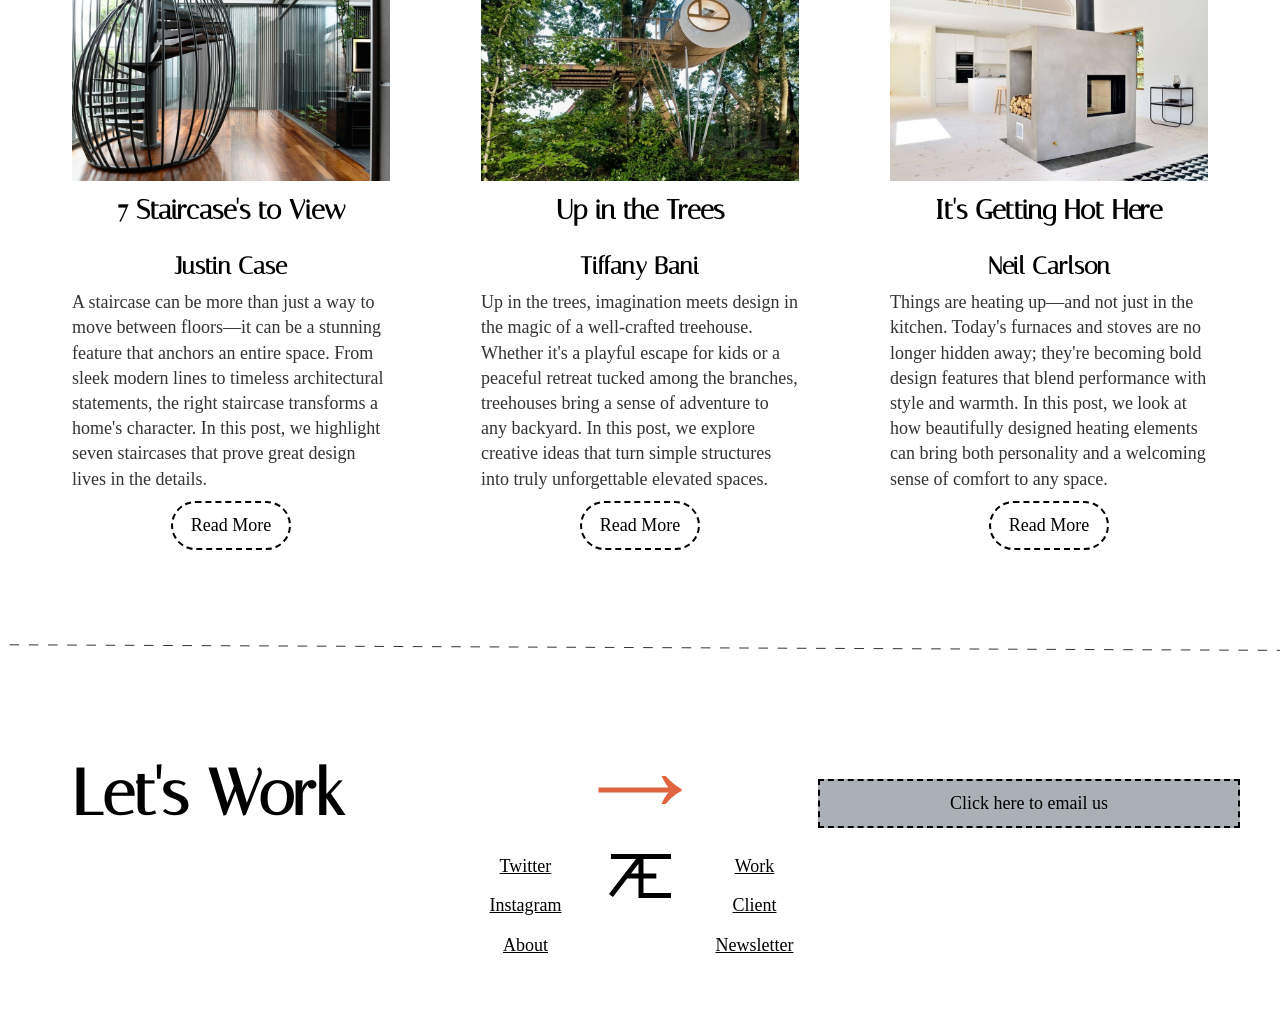
<file: art128/taedesignsfinal/index.html>
<!DOCTYPE html>
<html lang="en">

<head>
  <meta charset="utf-8">
  <title>Tae Designs</title>
  <meta name="description"
    content="SiteBase2: a minimalistic HTML + CSS + JS base front-end framework for simple web site projects.">

  <!-- VIEWPORT FOR MOBILE -->
  <meta name="viewport" content="width=device-width, initial-scale=1">

  <! -- GOOGLE FONTS FOR ITALIANA -->
    <link rel="preconnect" href="https://fonts.googleapis.com">
    <link rel="preconnect" href="https://fonts.gstatic.com" crossorigin>
    <link href="https://fonts.googleapis.com/css2?family=Italiana&display=swap" rel="stylesheet">

    <!-- MAIN CSS FILE -->
    <link href="css/style.css" rel="stylesheet" type="text/css">
</head>

<body id="home">

  <header class="site-header toggle-nav">

    <button class="menu-button navicon"><span>Menu</span></button>

    <nav class="site-navigation" data-navstate="closed">
      <ul class="nav-left">
        <li><a href="#about">About</a></li>
        <li><a href="#work">Work</a></li>
      </ul>

      <div class="site-logo">
        <a href="index.html">
          <img src="img/TAEDESIGNLOGO.png" alt="Tae Designs Logo">
        </a>
      </div>

      <ul class="nav-right">
        <li><a href="#client">Client</a></li>
        <li><a href="#newsletter">Newsletter</a></li>
      </ul>
    </nav>

  </header>

  <section class="hero">

    <div class="head-1">
      <h1>TAE DESIGNS</h1>

      <img class="hero-image1" src="img/CKZ5258_m51y1u.jpg" alt="Dinning Room Table">

    </div>
    <h2 class="head-2">MORE LIFE</h2>
    <div class="head-3">
      <h3>WHERE IT MATTERS</h3>

      <img class="hero-image2" src="img/CKZ5386_dqklbh.jpg" alt="Orange Chair">



    </div>
    <p class="head-4">WE BRING YOUR PASSIONS TO LIFE THROUGH THROUGH DESIGNS</p>

  </section>

  <div class="full-width-image">
    <img src="img/Updated Image.png" alt="Wide view of a modern dining space with wooden tables and benches">
  </div>


  </section>

  <section id="about" class="about">
    <div class="container-grid">

      <div class="about-grid">
        <div class="textbox">
          <h2>ABOUT US</h2>
          <p>Tae Designs brings together our love for design and your passion to make your house, your house.</p>
        </div>
        <div class="readmore">
          <a href="#">Read More</a>
        </div>


        <div class="imagebox1">
          <img src="img/7302-Mulholland-Dr_08.jpg"
            alt="Interior Photo of a styligh artist studio with painting canvases hanging and on the ground, cermaics on a shelf, and a worktabe in the middle."
            width="1500" height="1118">
        </div>
        <div class="imagebox2">
          <img src="img/about-image-interiorroom.jpg"
            alt="Interior Photo of a styligh artist studio with painting canvases hanging and on the ground, cermaics on a shelf, and a worktabe in the middle."
            width="1500" height="1118">
          <p>Store/Businesses</p>
        </div>
      </div>

    </div>
  </section>







  <section id="work" class="work">
    <div class="container">

      <div class="work-grid">
        <div class="textbox">
          <h2>OUR WORKS</h2>
        </div>

        <div class="imagebox3">
          <p>Just a few of the places we had a part in designing.</p>
          <img src="img/518_SUNSET_214_1600.jpg"
            alt=" Interior Photo of a styligh artist studio with painting canvases hanging and on the ground, cermaics on a shelf, and a worktabe in the middle."
            width="860" height="644">
          <p>Living/Common Rooms</p>

          <img class="background-arrow" src="img/work-arrow-bckg.svg" alt="Arrow Background Image" width="1500"
            height="1118">


        </div>

        <div class="imagebox1">
          <img src="img/518_SUNSET_023_1600.jpg"
            alt="Interior Photo of a styligh artist studio with painting canvases hanging and on the ground, cermaics on a shelf, and a worktabe in the middle."
            width="772" height="580">
          <p>Bedrooms</p>

          <button class="button-1">View More</button>



        </div>

        <div class="imagebox2">
          <img class="powder-room" src="img/powder-rm-Web.jpg" alt="Powder room image" width="685" height="1025">
          <p>Bathrooms</p>

          <div class="work-img-bckg">
            <img src="img/work-img-bckgv4.svg" alt="Work Image Background" width="480" height="200">

            <p class="work-img-text">Click on a photo to view more on it.</p>
          </div>




          <img class="rear-exit" src="img/rear-ext-1-Web.jpg"
            alt="Interior Photo of a styligh artist studio with painting canvases hanging and on the ground, cermaics on a shelf, and a worktabe in the middle."
            width="1500" height="1118">
          <p>Working with Architects & Contractors</p>
        </div>

      </div>

    </div>
  </section>









  <section id="client">


    <div class="full-client-image">

      <div class="client-container">

        <div class="row">

          <div class="one-half">
            <h2>Client: Work: House on the Hills</h2>
            <p>Terrance wanted a lovely lanai area to his living room in Hawaii Kai—an inviting extension of his home
              where indoor comfort meets island living. Our design focused on creating a relaxed yet refined outdoor
              space
              that seamlessly connects with the interior, using natural textures, durable coastal materials, and
              comfortable seating for gathering or quiet evenings. The result is a breezy lanai retreat that captures
              the
              spirit of Hawaii Kai living while enhancing the warmth and functionality of Terrances home.</p>
          </div>

          <div class="one-half">

            <div class="row">
              <div class="one-third">
                <img src="img/029_BonhillDrive765_bymrbarcelo-1024x683.jpg" alt="Plcehold Image" width="1200"
                  height="1200">
              </div>
              <div class="two-thirds">
                <img src="img/021_BonhillDrive765_bymrbarcelo-1024x683.jpg" alt="Plcehold Image" width="1200"
                  height="1200">
              </div>
            </div>

          </div>
        </div>

        <div class="row swapped">

          <div class="one-half">
            <h2>Client: Work: Mikaie Vase</h2>
            <p>Mikai Vase is a shop in SALT Kakaʻako that we helped transform with a distinctive rustic-modern
              aesthetic.
              From the open storefront with large doors that welcome in natural light to the thoughtfully designed
              interiors, every element was curated to feel warm, organic, and contemporary. Even the bathroom carries
              the
              concept through with rich wooden textures and natural tones, creating a cohesive space that feels both
              modern and grounded—perfectly complementing the creative energy of Kakaʻako.</p>
          </div>

          <div class="one-half">

            <div class="row">
              <div class="one-third">
                <img class="bathup" src="img/ADU-bath-2-Web.jpg" alt="Plcehold Image" width="1200" height="1200">
              </div>
              <div class="two-thirds">
                <img src="img/E18_XILOTE_CesarBelio-5.jpg" alt="Plcehold Image" width="1200" height="1200">
              </div>
            </div>

          </div>
        </div>

        <div class="row">

          <div class="one-half">
            <h2>Client: Work: Florance Garage</h2>
            <p>Florence wanted a very modern feel for his garage that would complement the lush, forest-like setting of
              his open entrance in Kailua. Our design blended clean, contemporary lines with natural elements to create
              a
              space that feels both functional and connected to its surroundings. The result is a sleek yet grounded
              garage area that balances modern design with the calm, green atmosphere of Kailua living.</p>
          </div>

          <div class="one-half">

            <div class="row">
              <div class="one-third">
                <img src="img/10-161-lower-B-Web_1600.jpg" alt="Plcehold Image" width="1200" height="1200">
              </div>
              <div class="two-thirds">
                <img src="img/front-ext-2-Web.jpg" alt="Plcehold Image" width="1200" height="1200">
              </div>
            </div>

          </div>
        </div>

      </div>

    </div>
  </section>

  <section id="newsletter">
    <div class="container">

      <h2>Newsletters &amp; Tips</h2>

      <div class="row">

        <div class="one-third">
          <img src="img/img1_color.jpg" alt="Plcehold Image" width="1200" height="1200">
          <h3>Color or No Color</h3>
          <h4>Julie Newman</h4>
          <p>Sometimes the boldest design choice is deciding how much color your space truly needs. In this post, we
            explore how thoughtful palettes, and unexpected accents can transform a room from ordinary to
            unforgettable—proving that restraint and intention are just as powerful as a full spectrum of bold,
            expressive hues.</p>
          <a href="#" class="button">Read More</a>
        </div>

        <div class="one-third">
          <img src="img/img3_farmhouse.jpg" alt="Plcehold Image" width="1200" height="1200">
          <h3>Everything About Lights</h3>
          <h4>Beth Saba</h4>
          <p>Great lighting is what brings every beautifully designed space to life. From soft ambient glow to bold
            statement fixtures, the right lighting sets the mood and highlights the details that matter most. In this
            post, we explore how layering light can transform a room from simply functional to truly cinematic and
            alive.</p>
          <a href="#" class="button">Read More</a>
        </div>

        <div class="one-third">
          <img src="img/img6_ambassador.jpg" alt="Plcehold Image" width="1200" height="1200">
          <h3>Update That Office</h3>
          <h4>Ricky Nguyen</h4>
          <p>Your office should be more than just a place to work—it should inspire focus, creativity, and comfort. From
            smarter layouts to fresh colors and lighting, even small updates can completely change how a workspace
            feels. In this post, we share simple design ideas to help you refresh your office and love it again.</p>
          <a href="#" class="button">Read More</a>
        </div>

      </div>

      <div class="row">

        <div class="one-third">
          <img src="img/img5_stairs.jpg" alt="Plcehold Image" width="1200" height="1200">
          <h3>7 Staircase's to View</h3>
          <h4>Justin Case</h4>
          <p>A staircase can be more than just a way to move between floors—it can be a stunning feature that anchors an
            entire space. From sleek modern lines to timeless architectural statements, the right staircase transforms a
            home's character. In this post, we highlight seven staircases that prove great design lives in the details.
          </p>
          <a href="#" class="button">Read More</a>
        </div>

        <div class="one-third">
          <img src="img/img2_treehouse.jpg" alt="Plcehold Image" width="1200" height="1200">
          <h3>Up in the Trees</h3>
          <h4>Tiffany Bani</h4>
          <p>Up in the trees, imagination meets design in the magic of a well-crafted treehouse. Whether it's a playful
            escape for kids or a peaceful retreat tucked among the branches, treehouses bring a sense of adventure to
            any backyard. In this post, we explore creative ideas that turn simple structures into truly unforgettable
            elevated spaces.</p>
          <a href="#" class="button">Read More</a>
        </div>

        <div class="one-third">
          <img src="img/img4_fireplace.jpg" alt="Plcehold Image" width="1200" height="1200">
          <h3>It's Getting Hot Here</h3>
          <h4>Neil Carlson</h4>
          <p>Things are heating up—and not just in the kitchen. Today's furnaces and stoves are no longer hidden away;
            they're becoming bold design features that blend performance with style and warmth. In this post, we look at
            how beautifully designed heating elements can bring both personality and a welcoming sense of comfort to any
            space.</p>
          <a href="#" class="button">Read More</a>
        </div>

      </div>

    </div>
  </section>



  </main>


  <footer>


    <img class="footer-line" src="img//footer-line.svg" alt="Footer Line">

    <div class="container">

      <div class="row">
        <div class="one-third">
          <div class="footer-col-left">
            <h1>Let's Work</h1>
          </div>


        </div>
        <div class="one-third">

          <!-- ARROW IMG -->
          <div class="arrow-img">
            <img src="img/right-footer-arrow.svg" alt="Right-pointing arrow" />
            </img>
          </div>
          <div class="row">

            <div class="one-third">

              <!-- SMALLER DIV LEFT SIDE LINKS -->
              <div class="inner-col-left">
                <a href="#">Twitter</a>
                <a href="#">Instagram</a>
                <a href="#about">About</a>
              </div>
            </div>
            <div class="one-third">

              <!-- SMALLER DIV MIDDLE LOGO -->
              <div class="inner-col-logo">
                <img src="img/footer-logo.svg" alt="Footer Logo">
                </img>
              </div>
            </div>
            <div class="one-third">
              <!-- SMALLER DIV RIGHT SIDE LINKS -->
              <div class="inner-col-right">
                <a href="#work">Work</a>
                <a href="#client">Client</a>
                <a href="#newsletter">Newsletter</a>
              </div>


            </div>
          </div>

        </div>
        <div class="one-third">

          <!-- RIGHT 1/3 EMAIL BUTTON -->
          <div class="footer-col-right">
            <button class="button-footer">Click here to email us</button>
          </div>



        </div>


      </div>


    </div>





  </footer>







  <!-- LINK TO MAIN JS FILE -->
  <script src="js/script.js"></script>

</body>

</html>
</file>
<file: css/style.css>
/* GLOBAL RESET */
* { box-sizing: border-box; }
body { margin: 0; }

/* GLOBAL COLORS */
body { color: rgba(0, 0, 0, 0.8); }
a { color: rgba(0, 102, 204, 1); }
a:hover { color: rgba(0, 51, 153, 1); }

/* GLOBAL TYPOGRAPHY */
body {
  font-family: Helvetica, Arial, sans-serif;
  font-size: 88.75%; /* 14px */
  line-height: 1.4;
}


/* SITE STRUCTURE */

header {
    background-color: rgb(159, 143, 223);
    color: rgba(0, 0, 0, 0.8); 
    padding: 1em;
    display: grid;
    grid-template-columns: 1fr 1fr;
    align-items: center;
}

header a {
    color: rgba(255, 255, 255, 0.8);
    text-decoration: none;
}

header a:hover {
    color: rgba(255, 255, 255, 1);
}


/* SITE ID */
.site-id h1 {
    margin: 0;
}

/* SITE NAV */
.site-nav ul {
    display: flex;
    justify-content: flex-end;
    margin: 0;
    padding: 0;
    list-style: none;
}

.site-nav  a {
    display: block;
    padding: 1em;
}

/* MAIN */
main {
    background: rgba(0,0,0,.05);
}

/* HERO SECTION */
.hero {
    background-color: rgba(159, 143, 223);
    text-align: center;
    color: white;
    padding: 6em 1em;
}

.hero h2 {
    font-size: 6em;
    line-height: 1;
    text-transform: uppercase;
    margin: 0 auto;
}

.hero p {
    max-width: 30em;
    margin: 1em auto;
}

/* COURSES SECTION */
.courses {
    padding: 6em 1em;
    display: grid;
    justify-content: center;
}

.courses ul {
    margin: 0;
    padding: 0;
    list-style: none;
}

.courses h3{
    text-align: center;
}

/* FOOTER */
footer {
    border-top: 1px solid rgba(0,0,0,.05);
    padding: 1em;
}

/* SOCIAL NAV */
.social-nav ul {
    margin: 0;
    padding: 0;
    display: flex;
    justify-content: center;
    list-style: none;
}

.social-nav  a {
    display: block;
    padding: 1em;
}

/* LAYOUT */
.container {
    max-width: 1000px;
    margin: 0 auto;
}

section {
    padding: 3em 1em;
}

/* SIDEBAR/ASIDE */
aside {
    padding: 2em 0;
  }
  
@media (min-width: 768px) {
    .two-col-sidebar {
        display: grid;
        grid-template-columns: 20em auto;
    }
    .two-col-sidebar aside {
        border-right: 1px solid rgba(0, 0, 0, 0.1);
        margin: 0 3em 2em 0;
        padding: .3em 2em 0 0;
    }
}

/* SUB PAGES */
.page-sub .hero {
    background-color:rgba(0, 0, 0, 0.1);
    color: rgba(0, 0, 0, 0.8);
}

/* COURSE PAGES WITH MULTIPLE PROJECT LISTS */
.coursework {
    padding: 3em 1em;
    display: flex;
    justify-content: center;
    flex-wrap: wrap;
}

.project {
    margin: 2em;
}

/* CODE BLOCKS */

pre code {
    width: 100%;
    display: block;
    border: 1px solid #ddd;
    background-color: #fff;
    padding: 1em 3em;
    margin-bottom: 1em;
    line-height: 1.5;
  }

.markup-box {
    border: 1px solid #ddd;
    border-radius: 5px;
    background-color: #fff;
    padding: 1em 3em;
    margin-bottom: 1em;
}

/* DEFINITION LISTS */
dt {
    font-weight: bold;
    margin-top: 1em;
}
dd {
    margin: 0;
}

/* FOR DEV PURPOSES */
/* body * {
    background-color: rgba(0,0,0,.05) !important;
    border: 1px solid rgba(0,0,0,.1) !important;
    color: rgba(0,0,0,.5) !important;
} */
</file>
<file: base-structure/css/style.css>
/* #BASE CSS (Initital Setup)
---------------------------------
    #GLOBAL STYLING
        # GLOBAL VARIABLES
        # GLOBAL RESETS
        # GLOBAL COLORS
    #BASE CONTENT
        #TYPOGRAPHY
            #BODY
            #HEADINGS
            #PARAGRAPHS
        #HELPERS
        #MEDIA
            #IMAGES
            #VIDEO
        #COMPONENTS
            #BUTTONS
    #BASE LAYOUT
        #CONTAINER
        #MEDIA QUERIES
        #GRID SYSTEM
    #BASE SITE
        #SITE STRUCTURE
            #HEADER
                # site-logo (LOGO)
            #SITE NAVIGATION
                # toggle-nav (Default for Small Screens)
            #FOOTER
            #SECTIONS
            #SUB PAGES
                #...

/* ----------------------------- */
/* ----- GLOBAL STYLING -------- */
/* ----------------------------- */

/* ----- SET GLOBAL VARIABLES ----- */
    :root {
        /* BASE COLORS */
        --color-body-background: rgb(255, 255, 255);
        --color-text-body: rgba(0,0,0,0.8);
        --color-text-headings: rgba(0,0,0,1);
        --color-links: #003366;
        --color-links-hover: #000033;

        /* BASE TYPOGRAPHY */
        --font-body: system-ui, Helvetica, Arial, sans-serif;
        --font-headings: system-ui, Helvetica, Arial, sans-serif;
}

/* GLOBAL RESETS */
    
    /* CHANGE BOX-SIZING FOR ALL TO BORDER-BOX */
    * { box-sizing: border-box; }

    /* REMOVE MARGIN ON BODY */
    body { margin: 0; }

    /* ENABLE SMOOTH SCROLLING */
    html { scroll-behavior: smooth; }

/* GLOBAL COLORS */

    /* SET BODY BACKGROUND COLOR */
    body {
        background-color: var(--color-body-background);
    }

    /* SET BODY TEXT COLOR */
    body {
        color: var(--color-text-body);
    }

    /* SET HEADING TEXT COLOR */
    h1, h2, h3, h4, h5, h6 {
        color: var(--color-text-headings);
    }

/* ----------------------------- */
/* ------- BASE CONTENT -------- */
/* ----------------------------- */

/* BASE TYPOGRAPHY */

    body {
    
        /* SET GLOBAL BODY FONT */
        font-family: var(--font-body);

        /* SET DEFAULT FONT SIZE */
        /* 100% = 16px = 1em = 1rem */
        font-size: 100%;

        /* SET DEFAULT LEADING (LINE HEIGHT) */
        line-height: 1.4;
    
    }

    /* ALL HEADINGS */
    h1, h2, h3, h4, h5, h6 {

        /* SET GLOBAL HEADING FONT */
        font-family: var(--font-headings);

        /* SET ALL HEADINGS MARGINS */
        margin: 1em 0 0.5em 0;

        /* BALANCE WORDS PER LINE FOR ALL HEADINGS */
        text-wrap: balance;
    }   

    /* TYPOGRAPHIC SCALE FOR HEADINGS */
    h1 { 
        /* 48px = 3em */
        font-size: 3em;
        line-height: 1;
    }
    h2 {
        /* 36px = 2.25em */
        font-size: 2.25em;
        line-height: 1.1;
    }
    h3 {
        /* 24px = 1.5em */
        font-size: 1.5em;
        line-height: 1.2;
    }
    h4 {
        /* 21px = 1.3125em */
        font-size: 1.3125em;
        line-height: 1.3;
    }
    h5 {
        /* 18px = 1.125em */
        font-size: 1.125em;
        line-height: 1.35;
    }
    h6 {
        /* 16px = 1em */
        font-size: 1em;
        line-height: 1.4;
    }

    /* PARAGRAPHS */
    p {
        /* SET PARAGRAPH MARGINS */
        margin: .5em 0;

        /* LIMIT NUMBER OF CHARACTERS PER LINE */
        max-width: 65ch;

        /* FIX ALL WIDOWS */
        text-wrap: pretty;
    }

/* HELPERS */

.text-centered {
    text-align: center;
}

p.text-centered {
    margin-inline: auto;
}

/* DECREASE HEADING TOP MARGIN WHEN FOLLOWING IMAGE */
img + h1, img + h2, img + h3, img + h4, img + h5, img + h6 {
    margin-block-start: 0.25em;
}

/* RESPONSIVE MEDIA */
img {
    max-width: 100%;
    height: auto;
}

/* COMPONENTS */
    
    /* BUTTONS */
    .button, button{
        display: inline-block;
        background-color: var(--color-links);
        border: 1px solid var(--color-links);
        color: white;
        padding: 0.75em 1em;
        border-radius: 0.32em;
        margin-top: 0.5em;
        margin-bottom: 0.5em;
        cursor: pointer;
        text-decoration: none;
        font-size: inherit;
        font-family: inherit;
        line-height: 1;

        &:hover {
            background-color: var(--color-links-hover);
            color: white;
        }

        &.alt {
            background-color: transparent;
            color: var(--color-links);

            &:hover {
                background-color: var(--color-links);
                color: white;
            }
        }
    }

/*  VIEW BLOCK LEVEL ELEMENT OUTLINES */

    /* body * {
        background-color: rgba(0, 0, 0, 0.2);
        border: 1px solid rgba(0, 0, 0, 0.2);
        color: rgba(0, 0, 0, 0.2)

/* ----------------------------- */
/* -------- BASE LAYOUT -------- */
/* ----------------------------- */

    .container {
        max-width: 1000px;
        margin-inline: auto;
        padding-inline: 1em;
    }

    /* MEDIA QUERIES */

        /* --- <768 / SMALL / 14pt FONT ----------- */
        /* --- 768-1024 / TABLETS / 14pt FONT ----- */
        /* --- 1024-1200 / NOTEBOOKS / 16pt FONT -- */
        /* --- >1200 / LARGE SCREENS / 18pt FONT -- */

        body{
            font-size: 87.5%;
        }

        @media (width > 768px) {
            body{
            font-size: 87.5%;
            }
        }

        @media (width > 1024px) {
            body{
            font-size: 100%;
            }
        }

        @media (width > 1200px) {
            body{
            font-size: 112.5%;
            }
        }

    /* GRID SYSTEM */

    .row {
        --gridgap: 4%;
    }

    .row > * {
        margin-block: calc(var(--gridgap) * 0.5);
    }

    @media (width > 768px) {
        .row {
        display: flex;
        gap: var(--gridgap);
        }

        .row .one-whole {width: 100%;}
        .row .one-half {width: calc(50% - var(--gridgap) * .5);}
        .row .one-third {width: calc(33.3333% - var(--gridgap) * .6666);}
        .row .two-thirds {width: calc(66.6666% - var(--gridgap) * 0.3333);}
        .row .one-fourth {width: calc(25% - var(--gridgap) * .75);}
        .row .three-fourths {width: calc(75% - var(--gridgap) * 0.25);}
    }

    .grid-demo .column {
        background-color: #ddd;
        padding: 1em;
    }

  /* SWAPPED COLUMNS */
    .row.swapped {
        flex-direction: row-reverse;
    }

  /* CENTERED COLUMNS */
    .row.centered {
        margin-inline: auto;
    }

    .row.centered {
        justify-content: center;
    }

/* BONUS */

    /* 12 COLUMN GRID SYSTEM */

    .row .col-1 {width: calc(8.3333% - var(--gridgap) * 0.909);}
    .row .col-2 {width: calc(16.6666% - var(--gridgap) * 0.8333);}
    .row .col-3 {width: calc(25% - var(--gridgap) * 0.75);}
    .row .col-4 {width: calc(33.3333% - var(--gridgap) * 0.6666);}
    .row .col-5 {width: calc(41.6666% - var(--gridgap) * 0.5833);}
    .row .col-6 {width: calc(50% - var(--gridgap) * 0.5);}
    .row .col-7 {width: calc(58.3333% - var(--gridgap) * 0.4166);}
    .row .col-8 {width: calc(66.6666% - var(--gridgap) * 0.3333);}
    .row .col-9 {width: calc(75% - var(--gridgap) * 0.25);}
    .row .col-10 {width: calc(83.3333% - var(--gridgap) * 0.1666);} 
    .row .col-11 {width: calc(91.6666% - var(--gridgap) * 0.0833);}
    .row .col-12 {width: 100%;}

    /* TWO COLUMN LAYOUT FOR SMALL SCREENS */
        @media (width < 768px) {
            .row:has(.two-col-mobile) {
            display: flex;
            gap: var(--gridgap);
        }

    .row .two-col-mobile {
        width: calc(50% - var(--gridgap) * 0.5);
    }
}    
    /* FOR GRID DEMO PURPOSES ONLY */
        .grid-demo .row > * {
        background-color: #ddd;
        padding: 1em;
        text-align: center;
        }

/* ---------------------------- */
/* ------ BASE STRUCTURE ------ */
/* ---------------------------- */

/* SITE HEADER */
    .site-header {
        padding: 1em;
    }

    @media (width >= 768px) {
        .site-header {
            display: flex;
            justify-content: space-between;
            align-items: center;
        }
     }

/* SITE LOGO */

    .site-logo {}

    .site-logo h1 {
        text-align: center;
        font-size: 1.2em;
        margin: 0;
        padding: 0;
        line-height: 1;
    }

    .site-logo a {
        color: var(--color-text-headings);
        text-decoration: none;
        padding: 0.5em 0;
        display: block;
    }

/* SITE NAV */
    
    .site-navigation {
        font-size: 0.85em;
    }

    @media (width >= 768px) {
        .site-navigation ul {
            display: flex;
            gap: 0.5em;
            justify-content: center;
            flex-wrap: wrap;
        }
    }

    .site-navigation ul {
        list-style: none;
        margin: 0;
        padding: 0;
        text-align: center;
    }

    .site-navigation a {
        color: var(--color-text-headings);
        text-decoration: none;
        padding: 0.5em;
        display: block;
    }

/* SITE MAIN */
    .site-main {}

/* SITE FOOTER */
    .site-footer {
        padding: 4em 0;
        background-color: #efefef;
        border-top: solid 1px rgb(0 0 0 / 0.2);
    }

    .site-footer img + h2 {
        margin-block-start: 0.25em;
    }

    .footer-navigation ul {
        margin: 0;
        padding: 0;
        list-style: none;
        margin-block-end: 2em;
    }

    .site-footer .row {
        align-items: end;
    }

/* SECTIONS */
    section {
        padding-block: 4em;
    }

/* HERO SECTION STYLING */    
    .hero {
        padding-inline: 1em;
        text-align: center;
        background-color: #ddd;
    }

    .hero h1 {
        font-size: 4em;
    }

    .hero p {
        margin-inline: auto;
    }
</file>
<file: art128/base-boilerplate/css/style.css>
/* #BASE CSS (Initital Setup)
---------------------------------
    #GLOBAL SETTINGS
        # GLOBAL VARIABLES
        # GLOBAL RESETS
        # GLOBAL COLORS
    #BASE CONTENT
        #TYPOGRAPHY
            #BODY
            #HEADINGS
            #PARAGRAPHS
            #LINKS
        #HELPERS
        #MEDIA
            #IMAGES
            #VIDEO
        #COMPONENTS
            #BUTTONS
    #BASE LAYOUT
        #CONTAINER
        #MEDIA QUERIES
        #GRID SYSTEM
    #BASE SITE
        #SITE STRUCTURE
            #HEADER
                # site-id (LOGO)
            #SITE NAVIGATION
                # toggle-nav (Default for Small Screens)
            #FOOTER
            #SECTIONS
            #SUB PAGES
                #...
--------------------------------- */
</file>
<file: art128/base-globals/css/style.css>
/* #BASE CSS (Initital Setup)
---------------------------------
    #GLOBAL SETTINGS
        # GLOBAL VARIABLES
        # GLOBAL RESETS
        # GLOBAL COLORS
    #BASE CONTENT
        #TYPOGRAPHY
            #BODY
            #HEADINGS
            #PARAGRAPHS
            #LINKS
        #HELPERS
        #MEDIA
            #IMAGES
            #VIDEO
        #COMPONENTS
            #BUTTONS
    #BASE LAYOUT
        #CONTAINER
        #MEDIA QUERIES
        #GRID SYSTEM
    #BASE SITE
        #SITE STRUCTURE
            #HEADER
                # site-id (LOGO)
            #SITE NAVIGATION
                # toggle-nav (Default for Small Screens)
            #FOOTER
            #SECTIONS
            #SUB PAGES
                #...
--------------------------------- */ 


/* ---------------------------------
----------#GLOBAL SETTINGS----------
--------------------------------- */


/* GLOBAL VARIABLES */
:root { 

--color-body-bg: white;
--color-text: black;
--color-text-headings: black;

--color-links: rgb(0 51 153);
--color-links-hover:rgb(0 0 51);

}


/* GLOBAL RESETS */  

/* SET ALL ELEMENTS TO USE BORDER-BOX SIZING */
* { box-sizing: border-box; }

/* ENABLE SMOOTH SCROLLING */
html { scroll-behavior: smooth; }

/* REMOVE DEFAUT BODY MARGIN */
body { margin: 0; }


/* GLOBAL COLORS */

body {

    /* SET BODY BACKGROUND COLOR */
    background-color: var(--color-body-bg);

    /* SET BODY TEXT COLOR */
    color: var(--color-text-body);

}

h1, h2, h3, h4, h5, h6 {

    /* SET HEADING TEXT COLOR */
    color: var(--color-text-headings);

}

/* SET LINK COLORS */
a {
    color: var(--color-links);
    
    &:hover {
        color: var(--color-links-hover);
    }   
}






/* ---------------------------------
----------#GLOBAL CONTENT----------
--------------------------------- */
</file>
<file: art128/base-layout/css/style.css>
/* #BASE CSS (Initital Setup)
---------------------------------
    #GLOBAL STYLING
        # GLOBAL VARIABLES
        # GLOBAL RESETS
        # GLOBAL COLORS
    #BASE CONTENT
        #TYPOGRAPHY
            #BODY
            #HEADINGS
            #PARAGRAPHS
        #HELPERS
        #MEDIA
            #IMAGES
            #VIDEO
        #COMPONENTS
            #BUTTONS
    #BASE LAYOUT
        #CONTAINER
        #MEDIA QUERIES
        #GRID SYSTEM
    #BASE SITE
        #SITE STRUCTURE
            #HEADER
                # site-logo (LOGO)
            #SITE NAVIGATION
                # toggle-nav (Default for Small Screens)
            #FOOTER
            #SECTIONS
            #SUB PAGES
                #...

/* ----------------------------- */
/* ----- GLOBAL STYLING -------- */
/* ----------------------------- */

/* ----- SET GLOBAL VARIABLES ----- */
    :root {
        /* BASE COLORS */
        --color-body-background: rgb(255, 255, 255);
        --color-text-body: rgba(0,0,0,0.8);
        --color-text-headings: rgba(0,0,0,1);
        --color-links: #003366;
        --color-links-hover: #000033;

        /* BASE TYPOGRAPHY */
        --font-body: system-ui, Helvetica, Arial, sans-serif;
        --font-headings: system-ui, Helvetica, Arial, sans-serif;
}

/* GLOBAL RESETS */
    
    /* CHANGE BOX-SIZING FOR ALL TO BORDER-BOX */
    * { box-sizing: border-box; }

    /* REMOVE MARGIN ON BODY */
    body { margin: 0; }

    /* ENABLE SMOOTH SCROLLING */
    html { scroll-behavior: smooth; }

/* GLOBAL COLORS */

    /* SET BODY BACKGROUND COLOR */
    body {
        background-color: var(--color-body-background);
    }

    /* SET BODY TEXT COLOR */
    body {
        color: var(--color-text-body);
    }

    /* SET HEADING TEXT COLOR */
    h1, h2, h3, h4, h5, h6 {
        color: var(--color-text-headings);
    }

/* ----------------------------- */
/* ------- BASE CONTENT -------- */
/* ----------------------------- */

/* BASE TYPOGRAPHY */

    body {
    
        /* SET GLOBAL BODY FONT */
        font-family: var(--font-body);

        /* SET DEFAULT FONT SIZE */
        /* 100% = 16px = 1em = 1rem */
        font-size: 100%;

        /* SET DEFAULT LEADING (LINE HEIGHT) */
        line-height: 1.4;
    
    }

    /* ALL HEADINGS */
    h1, h2, h3, h4, h5, h6 {

        /* SET GLOBAL HEADING FONT */
        font-family: var(--font-headings);

        /* SET ALL HEADINGS MARGINS */
        margin: 1em 0 0.5em 0;

        /* BALANCE WORDS PER LINE FOR ALL HEADINGS */
        text-wrap: balance;
    }   

    /* TYPOGRAPHIC SCALE FOR HEADINGS */
    h1 { 
        /* 48px = 3em */
        font-size: 3em;
        line-height: 1;
    }
    h2 {
        /* 36px = 2.25em */
        font-size: 2.25em;
        line-height: 1.1;
    }
    h3 {
        /* 24px = 1.5em */
        font-size: 1.5em;
        line-height: 1.2;
    }
    h4 {
        /* 21px = 1.3125em */
        font-size: 1.3125em;
        line-height: 1.3;
    }
    h5 {
        /* 18px = 1.125em */
        font-size: 1.125em;
        line-height: 1.35;
    }
    h6 {
        /* 16px = 1em */
        font-size: 1em;
        line-height: 1.4;
    }

    /* PARAGRAPHS */
    p {
        /* SET PARAGRAPH MARGINS */
        margin: .5em 0;

        /* LIMIT NUMBER OF CHARACTERS PER LINE */
        max-width: 65ch;

        /* FIX ALL WIDOWS */
        text-wrap: pretty;
    }

/* HELPERS */

.text-centered {
    text-align: center;
}

p.text-centered {
    margin-inline: auto;
}

/* RESPONSIVE MEDIA */
img {
    max-width: 100%;
    height: auto;
}

/* COMPONENTS */
    
    /* BUTTONS */
    .button, button{
        display: inline-block;
        background-color: var(--color-links);
        color: white;
        text-transform: uppercase;
        text-decoration: none;
        padding: 1em 1.5em;
        margin-block-end: .25em;
        letter-spacing: 1px;
        font-size: inherit;
        font-family: inherit;
        font-weight: bold;
        line-height: 1;
        border: 1px solid var(--color-links);
        border-radius: 10px;
        cursor: pointer;

        &:hover {
            background-color: var(--color-links-hover);
            color: white;
        }

        &.alt {
            background-color: transparent;
            color: var(--color-links);

            &:hover {
                background-color: var(--color-links);
                color: white;
            }
        }
    }
/* ----------------------------- */
/* -------- BASE LAYOUT -------- */
/* ----------------------------- */

    .container {
        max-width: 1000px;
        margin-inline: auto;
        padding-inline: 1em;
    }

    /* MEDIA QUERIES */

        /* --- <768 / SMALL / 14pt FONT ----------- */
        /* --- 768-1024 / TABLETS / 14pt FONT ----- */
        /* --- 1024-1200 / NOTEBOOKS / 16pt FONT -- */
        /* --- >1200 / LARGE SCREENS / 18pt FONT -- */

        body{
            font-size: 87.5%;
        }

        @media (width > 768px) {
            body{
            font-size: 87.5%;
            }
        }

        @media (width > 1024px) {
            body{
            font-size: 100%;
            }
        }

        @media (width > 1200px) {
            body{
            font-size: 112.5%;
            }
        }

    /* GRID SYSTEM */

    .row {
        --gridgap: 4%;
    }

    .row > * {
        margin-block: calc(var(--gridgap) * 0.5);
    }

    @media (width > 768px) {
        .row {
        display: flex;
        gap: var(--gridgap);
        }

        .row .one-whole {width: 100%;}
        .row .one-half {width: calc(50% - var(--gridgap) * .5);}
        .row .one-third {width: calc(33.3333% - var(--gridgap) * .6666);}
        .row .two-thirds {width: calc(66.6666% - var(--gridgap) * 0.3333);}
        .row .one-fourth {width: calc(25% - var(--gridgap) * .75);}
        .row .three-fourths {width: calc(75% - var(--gridgap) * 0.25);}
    }

    .grid-demo .column {
        background-color: #ddd;
        padding: 1em;
    }

  /* SWAPPED COLUMNS */
    .row.swapped {
        flex-direction: row-reverse;
    }

  /* CENTERED COLUMNS */
    .row.centered {
        margin-inline: auto;
    }

    .row.centered {
        justify-content: center;
    }

/* BONUS */

    /* 12 COLUMN GRID SYSTEM */

    .row .col-1 {width: calc(8.3333% - var(--gridgap) * 0.909);}
    .row .col-2 {width: calc(16.6666% - var(--gridgap) * 0.8333);}
    .row .col-3 {width: calc(25% - var(--gridgap) * 0.75);}
    .row .col-4 {width: calc(33.3333% - var(--gridgap) * 0.6666);}
    .row .col-5 {width: calc(41.6666% - var(--gridgap) * 0.5833);}
    .row .col-6 {width: calc(50% - var(--gridgap) * 0.5);}
    .row .col-7 {width: calc(58.3333% - var(--gridgap) * 0.4166);}
    .row .col-8 {width: calc(66.6666% - var(--gridgap) * 0.3333);}
    .row .col-9 {width: calc(75% - var(--gridgap) * 0.25);}
    .row .col-10 {width: calc(83.3333% - var(--gridgap) * 0.1666);} 
    .row .col-11 {width: calc(91.6666% - var(--gridgap) * 0.0833);}
    .row .col-12 {width: 100%;}

    /* TWO COLUMN LAYOUT FOR SMALL SCREENS */
        @media (width < 768px) {
            .row:has(.two-col-mobile) {
            display: flex;
            gap: var(--gridgap);
        }

    .row .two-col-mobile {
        width: calc(50% - var(--gridgap) * 0.5);
    }
}    
    /* FOR GRID DEMO PURPOSES ONLY */
        .grid-demo .row > * {
        background-color: #ddd;
        padding: 1em;
        text-align: center;
        }

    /*  VIEW BLOCK LEVEL ELEMENT OUTLINES */
    /* body * {
        background-color: rgba(0, 0, 0, 0.2);
        border: 1px solid rgba(0, 0, 0, 0.2);
        color: rgba(0, 0, 0, 0.2)
    } */
</file>
<file: art128/base-multipagesite/css/style.css>
/* #BASE CSS (Initital Setup)
---------------------------------
    #GLOBAL STYLING
        # GLOBAL VARIABLES
        # GLOBAL RESETS
        # GLOBAL COLORS
    #BASE CONTENT
        #TYPOGRAPHY
            #BODY
            #HEADINGS
            #PARAGRAPHS
        #HELPERS
        #MEDIA
            #IMAGES
            #VIDEO
        #COMPONENTS
            #BUTTONS
    #BASE LAYOUT
        #CONTAINER
        #MEDIA QUERIES
        #GRID SYSTEM
    #BASE SITE
        #SITE STRUCTURE
            #HEADER
                # site-logo (LOGO)
            #SITE NAVIGATION
                # toggle-nav (Default for Small Screens)
            #FOOTER
            #SECTIONS
                #...
            #SUB PAGES
                #...

/* ----------------------------- */
/* ----- GLOBAL STYLING -------- */
/* ----------------------------- */

/* ----- SET GLOBAL VARIABLES ----- */
    :root {
        /* BASE COLORS */
        --color-body-background: rgb(255, 255, 255);
        --color-text-body: rgba(0,0,0,0.8);
        --color-text-headings: rgba(0,0,0,1);
        --color-links: #003366;
        --color-links-hover: #000033;

        /* BASE TYPOGRAPHY */
        --font-body: system-ui, Helvetica, Arial, sans-serif;
        --font-headings: system-ui, Helvetica, Arial, sans-serif;
}

/* GLOBAL RESETS */
    
    /* CHANGE BOX-SIZING FOR ALL TO BORDER-BOX */
    * { box-sizing: border-box; }

    /* REMOVE MARGIN ON BODY */
    body { margin: 0; }

    /* ENABLE SMOOTH SCROLLING */
    html { scroll-behavior: smooth; }

/* GLOBAL COLORS */

    /* SET BODY BACKGROUND COLOR */
    body {
        background-color: var(--color-body-background);
    }

    /* SET BODY TEXT COLOR */
    body {
        color: var(--color-text-body);
    }

    /* SET HEADING TEXT COLOR */
    h1, h2, h3, h4, h5, h6 {
        color: var(--color-text-headings);
    }

/* ----------------------------- */
/* ------- BASE CONTENT -------- */
/* ----------------------------- */

/* BASE TYPOGRAPHY */

    body {
    
        /* SET GLOBAL BODY FONT */
        font-family: var(--font-body);

        /* SET DEFAULT FONT SIZE */
        /* 100% = 16px = 1em = 1rem */
        font-size: 100%;

        /* SET DEFAULT LEADING (LINE HEIGHT) */
        line-height: 1.4;
    
    }

    /* ALL HEADINGS */
    h1, h2, h3, h4, h5, h6 {

        /* SET GLOBAL HEADING FONT */
        font-family: var(--font-headings);

        /* SET ALL HEADINGS MARGINS */
        margin: 1em 0 0.5em 0;

        /* BALANCE WORDS PER LINE FOR ALL HEADINGS */
        text-wrap: balance;
    }   

    /* TYPOGRAPHIC SCALE FOR HEADINGS */
    h1 { 
        /* 48px = 3em */
        font-size: 3em;
        line-height: 1;
    }
    h2 {
        /* 36px = 2.25em */
        font-size: 2.25em;
        line-height: 1.1;
    }
    h3 {
        /* 24px = 1.5em */
        font-size: 1.5em;
        line-height: 1.2;
    }
    h4 {
        /* 21px = 1.3125em */
        font-size: 1.3125em;
        line-height: 1.3;
    }
    h5 {
        /* 18px = 1.125em */
        font-size: 1.125em;
        line-height: 1.35;
    }
    h6 {
        /* 16px = 1em */
        font-size: 1em;
        line-height: 1.4;
    }

    /* PARAGRAPHS */
    p {
        /* SET PARAGRAPH MARGINS */
        margin: .5em 0;

        /* LIMIT NUMBER OF CHARACTERS PER LINE */
        max-width: 65ch;

        /* FIX ALL WIDOWS */
        text-wrap: pretty;
    }

/* HELPERS */

.text-centered {
    text-align: center;
}

p.text-centered {
    margin-inline: auto;
}

/* DECREASE HEADING TOP MARGIN WHEN FOLLOWING IMAGE */
img + h1, img + h2, img + h3, img + h4, img + h5, img + h6 {
    margin-block-start: 0.25em;
}

/* RESPONSIVE MEDIA */
img {
    max-width: 100%;
    height: auto;
}

/* COMPONENTS */
    
    /* BUTTONS */
    .button, button{
        display: inline-block;
        background-color: var(--color-links);
        border: 1px solid var(--color-links);
        color: white;
        padding: 0.75em 1em;
        border-radius: 0.32em;
        margin-top: 0.5em;
        margin-bottom: 0.5em;
        cursor: pointer;
        text-decoration: none;
        font-size: inherit;
        font-family: inherit;
        line-height: 1;

        &:hover {
            background-color: var(--color-links-hover);
            color: white;
        }

        &.alt {
            background-color: transparent;
            color: var(--color-links);

            &:hover {
                background-color: var(--color-links);
                color: white;
            }
        }
    }

/*  VIEW BLOCK LEVEL ELEMENT OUTLINES */

    /* body * {
        background-color: rgba(0, 0, 0, 0.2);
        border: 1px solid rgba(0, 0, 0, 0.2);
        color: rgba(0, 0, 0, 0.2)

/* ----------------------------- */
/* -------- BASE LAYOUT -------- */
/* ----------------------------- */

    .container {
        max-width: 1000px;
        margin-inline: auto;
        padding-inline: 1em;
    }

    /* MEDIA QUERIES */

        /* --- <768 / SMALL / 14pt FONT ----------- */
        /* --- 768-1024 / TABLETS / 14pt FONT ----- */
        /* --- 1024-1200 / NOTEBOOKS / 16pt FONT -- */
        /* --- >1200 / LARGE SCREENS / 18pt FONT -- */

        body{
            font-size: 87.5%;
        }

        @media (width > 768px) {
            body{
            font-size: 87.5%;
            }
        }

        @media (width > 1024px) {
            body{
            font-size: 100%;
            }
        }

        @media (width > 1200px) {
            body{
            font-size: 112.5%;
            }
        }

    /* GRID SYSTEM */

    .row {
        --gridgap: 4%;
    }

    .row > * {
        margin-block: calc(var(--gridgap) * 0.5);
    }

    @media (width > 768px) {
        .row {
        display: flex;
        gap: var(--gridgap);
        }

        .row .one-whole {width: 100%;}
        .row .one-half {width: calc(50% - var(--gridgap) * .5);}
        .row .one-third {width: calc(33.3333% - var(--gridgap) * .6666);}
        .row .two-thirds {width: calc(66.6666% - var(--gridgap) * 0.3333);}
        .row .one-fourth {width: calc(25% - var(--gridgap) * .75);}
        .row .three-fourths {width: calc(75% - var(--gridgap) * 0.25);}
    }

    .grid-demo .column {
        background-color: #ddd;
        padding: 1em;
    }

  /* SWAPPED COLUMNS */
    .row.swapped {
        flex-direction: row-reverse;
    }

  /* CENTERED COLUMNS */
    .row.centered {
        margin-inline: auto;
    }

    .row.centered {
        justify-content: center;
    }

/* BONUS */

    /* 12 COLUMN GRID SYSTEM */

    .row .col-1 {width: calc(8.3333% - var(--gridgap) * 0.909);}
    .row .col-2 {width: calc(16.6666% - var(--gridgap) * 0.8333);}
    .row .col-3 {width: calc(25% - var(--gridgap) * 0.75);}
    .row .col-4 {width: calc(33.3333% - var(--gridgap) * 0.6666);}
    .row .col-5 {width: calc(41.6666% - var(--gridgap) * 0.5833);}
    .row .col-6 {width: calc(50% - var(--gridgap) * 0.5);}
    .row .col-7 {width: calc(58.3333% - var(--gridgap) * 0.4166);}
    .row .col-8 {width: calc(66.6666% - var(--gridgap) * 0.3333);}
    .row .col-9 {width: calc(75% - var(--gridgap) * 0.25);}
    .row .col-10 {width: calc(83.3333% - var(--gridgap) * 0.1666);} 
    .row .col-11 {width: calc(91.6666% - var(--gridgap) * 0.0833);}
    .row .col-12 {width: 100%;}

    /* TWO COLUMN LAYOUT FOR SMALL SCREENS */
        @media (width < 768px) {
            .row:has(.two-col-mobile) {
            display: flex;
            gap: var(--gridgap);
        }

    .row .two-col-mobile {
        width: calc(50% - var(--gridgap) * 0.5);
    }
}    
    /* FOR GRID DEMO PURPOSES ONLY */
        .grid-demo .row > * {
        background-color: #ddd;
        padding: 1em;
        text-align: center;
        }

/* ---------------------------- */
/* ------ BASE STRUCTURE ------ */
/* ---------------------------- */

/* SITE HEADER */
    .site-header {
        padding: 1em;
    }

    @media (width >= 768px) {
        .site-header {
            display: flex;
            justify-content: space-between;
            align-items: center;
        }
     }

/* SITE LOGO */

    .site-logo h1 {
        text-align: center;
        font-size: 1.2em;
        margin: 0;
        padding: 0;
        line-height: 1;
    }

    .site-logo a {
        color: var(--color-text-headings);
        text-decoration: none;
        padding: 0.5em 0;
        display: block;
    }

/* SITE NAV */

    @media (width >= 768px) {
        .site-navigation ul {
            display: flex;
            gap: 0.5em;
            justify-content: center;
            flex-wrap: wrap;
        }
    }

    .site-navigation ul {
        list-style: none;
        margin: 0;
        padding: 0;
        text-align: center;
    }

    .site-navigation a {
        color: var(--color-text-headings);
        text-decoration: none;
        padding: 0.5em;
        display: block;
    }

/* TOGGLE NAV */

/* MENU BUTTON */

    /* HIDE MENU BUTTON */
    .menu-button {
        display: none;
    }

    /* SHOW MENU BUTTON */
    
    
    @media (width < 768px) {
        .toggle-nav .menu-button {
        display: block;
        margin: 0;
        padding: 0 0 0.25em 0;
        border: none;
        margin-inline-start: auto;
        background-color: transparent;
        color: var(--color-text-headings);
        }
    }
    
    @media (width < 768px) {
        .toggle-nav {

            interpolate-size: allow-keywords;

            .site-logo {
                position: absolute;
            }

            ul {
                transition: all 0.3s ease-out;
                overflow: hidden;
            }
           
            [data-navstate="closed"] ul {
                height: 0;
            }

            [data-navstate="open"] ul {
                height: auto;
            }

        }
    }

/* NAVICON */

    @media (width < 768px) {

        .menu-button.navicon {

            &::after {
                content: "\2630";
                font-size: 2em;
            }
            
            span {
                position: absolute;
                top: -9999px;
                left: -9999px;
            }

        }

        .toggle-nav .site-navigation[data-navstate="open"] .menu-button.navicon::after {
            content: "\2715";
            /* padding-top: 0.05em; */
            display: inline-block;
            rotate: 180deg;
            translate: 0 0.08em;
            transition: all 0.2s ease-out;
        }

        .toggle-nav .site-navigation[data-navstate="closed"] .menu-button.navicon::after {
            content: "\2630";
            /* padding-top: 0.05em; */
            display: inline-block;
            rotate: 0deg;
            translate: 0;
            transition: all 0.1s ease-out;
        }
    }

/* SITE MAIN */
    

/* SITE FOOTER */
    .site-footer {
        padding: 4em 0;
        background-color: #efefef;
        border-top: solid 1px rgb(0 0 0 / 0.2);
    }

    .site-footer img + h2 {
        margin-block-start: 0.25em;
    }

    .footer-navigation ul {
        margin: 0;
        padding: 0;
        list-style: none;
        margin-block-end: 2em;
    }

    .site-footer .row {
        align-items: end;
    }

/* SECTIONS */
    section {
        padding-block: 4em;
    }

/* HERO SECTION STYLING */    
    .hero {
        padding-inline: 1em;
        text-align: center;
        background-color: #ddd;
    }

    .hero h1 {
        font-size: 4em;
    }

    .hero p {
        margin-inline: auto;
    }
    
/* SUBSECTION STYLING */

.subsection-title {
    font-size: 1em;
    text-transform: uppercase;
    letter-spacing: .1em;
    text-align: center;

    &::after {
        content: "";
        display: block;
        width: 50px;
        height: 5px;
        background-color: gray;
        margin-inline: auto;
        margin-block: 1em 4em;
    }
}

/* SERVICES SECTION STYLING */

@media (width < 768px) {
    #services .row .row>*:last-child {
        margin-block-end: 5em;
    }
}

/* ------ SUB PAGE STYLING ------ */

/* HOME PAGE STYLING */

.page-home {
    .hero {
        padding-block: 10em;
    }
}

/* SUB PAGE STYLING */

.page-sub {
    .hero {
        padding-block: 6em;
    }
}

/* ABOUT PAGE STYLING */

.page-about {

    .mission-values-subsection .row {
        margin-block-end: 3em;
    }

    .mission-values-subsection .row > *:last-child {
        margin-block-end: 0;
    }

    .team-members {
        text-align: center;
    }

    .team-members img {
        border-radius: 500px;
    }

    .team-members p {
        max-width: none;
    }

    @media (width < 768px) {
        .team-members img {
            width: 60%;
        }

        .team-members > * {
            margin-block-end: 5em;
        }
    }
}

/* CONTACT PAGE STYLING */

.page-contact .row {
    margin-block-start: 2.5em;
    margin-block-end: 2.5em;
}
</file>
<file: art128/base-singlepagesite/css/style.css>
/* #BASE CSS (Initital Setup)
---------------------------------
    #GLOBAL STYLING
        # GLOBAL VARIABLES
        # GLOBAL RESETS
        # GLOBAL COLORS
    #BASE CONTENT
        #TYPOGRAPHY
            #BODY
            #HEADINGS
            #PARAGRAPHS
        #HELPERS
        #MEDIA
            #IMAGES
            #VIDEO
        #COMPONENTS
            #BUTTONS
    #BASE LAYOUT
        #CONTAINER
        #MEDIA QUERIES
        #GRID SYSTEM
    #BASE SITE
        #SITE STRUCTURE
            #HEADER
                # site-logo (LOGO)
            #SITE NAVIGATION
                # toggle-nav (Default for Small Screens)
            #FOOTER
            #SECTIONS
                #...
            #SUB PAGES
                #...

/* ----------------------------- */
/* ----- GLOBAL STYLING -------- */
/* ----------------------------- */

/* ----- SET GLOBAL VARIABLES ----- */
    :root {
        /* BASE COLORS */
        --color-body-background: rgb(255, 255, 255);
        --color-text-body: rgba(0,0,0,0.8);
        --color-text-headings: rgba(0,0,0,1);
        --color-links: #003366;
        --color-links-hover: #000033;

        /* BASE TYPOGRAPHY */
        --font-body: system-ui, Helvetica, Arial, sans-serif;
        --font-headings: system-ui, Helvetica, Arial, sans-serif;
}

/* GLOBAL RESETS */
    
    /* CHANGE BOX-SIZING FOR ALL TO BORDER-BOX */
    * { box-sizing: border-box; }

    /* REMOVE MARGIN ON BODY */
    body { margin: 0; }

    /* ENABLE SMOOTH SCROLLING */
    html { scroll-behavior: smooth; }

/* GLOBAL COLORS */

    /* SET BODY BACKGROUND COLOR */
    body {
        background-color: var(--color-body-background);
    }

    /* SET BODY TEXT COLOR */
    body {
        color: var(--color-text-body);
    }

    /* SET HEADING TEXT COLOR */
    h1, h2, h3, h4, h5, h6 {
        color: var(--color-text-headings);
    }

/* ----------------------------- */
/* ------- BASE CONTENT -------- */
/* ----------------------------- */

/* BASE TYPOGRAPHY */

    body {
    
        /* SET GLOBAL BODY FONT */
        font-family: var(--font-body);

        /* SET DEFAULT FONT SIZE */
        /* 100% = 16px = 1em = 1rem */
        font-size: 100%;

        /* SET DEFAULT LEADING (LINE HEIGHT) */
        line-height: 1.4;
    
    }

    /* ALL HEADINGS */
    h1, h2, h3, h4, h5, h6 {

        /* SET GLOBAL HEADING FONT */
        font-family: var(--font-headings);

        /* SET ALL HEADINGS MARGINS */
        margin: 1em 0 0.5em 0;

        /* BALANCE WORDS PER LINE FOR ALL HEADINGS */
        text-wrap: balance;
    }   

    /* TYPOGRAPHIC SCALE FOR HEADINGS */
    h1 { 
        /* 48px = 3em */
        font-size: 3em;
        line-height: 1;
    }
    h2 {
        /* 36px = 2.25em */
        font-size: 2.25em;
        line-height: 1.1;
    }
    h3 {
        /* 24px = 1.5em */
        font-size: 1.5em;
        line-height: 1.2;
    }
    h4 {
        /* 21px = 1.3125em */
        font-size: 1.3125em;
        line-height: 1.3;
    }
    h5 {
        /* 18px = 1.125em */
        font-size: 1.125em;
        line-height: 1.35;
    }
    h6 {
        /* 16px = 1em */
        font-size: 1em;
        line-height: 1.4;
    }

    /* PARAGRAPHS */
    p {
        /* SET PARAGRAPH MARGINS */
        margin: .5em 0;

        /* LIMIT NUMBER OF CHARACTERS PER LINE */
        max-width: 65ch;

        /* FIX ALL WIDOWS */
        text-wrap: pretty;
    }

/* HELPERS */

.text-centered {
    text-align: center;
}

p.text-centered {
    margin-inline: auto;
}

/* DECREASE HEADING TOP MARGIN WHEN FOLLOWING IMAGE */
img + h1, img + h2, img + h3, img + h4, img + h5, img + h6 {
    margin-block-start: 0.25em;
}

/* RESPONSIVE MEDIA */
img {
    max-width: 100%;
    height: auto;
}

/* COMPONENTS */
    
    /* BUTTONS */
    .button, button{
        display: inline-block;
        background-color: var(--color-links);
        border: 1px solid var(--color-links);
        color: white;
        padding: 0.75em 1em;
        border-radius: 0.32em;
        margin-top: 0.5em;
        margin-bottom: 0.5em;
        cursor: pointer;
        text-decoration: none;
        font-size: inherit;
        font-family: inherit;
        line-height: 1;

        &:hover {
            background-color: var(--color-links-hover);
            color: white;
        }

        &.alt {
            background-color: transparent;
            color: var(--color-links);

            &:hover {
                background-color: var(--color-links);
                color: white;
            }
        }
    }

/*  VIEW BLOCK LEVEL ELEMENT OUTLINES */

    /* body * {
        background-color: rgba(0, 0, 0, 0.2);
        border: 1px solid rgba(0, 0, 0, 0.2);
        color: rgba(0, 0, 0, 0.2)

/* ----------------------------- */
/* -------- BASE LAYOUT -------- */
/* ----------------------------- */

    .container {
        max-width: 1000px;
        margin-inline: auto;
        padding-inline: 1em;
    }

    /* MEDIA QUERIES */

        /* --- <768 / SMALL / 14pt FONT ----------- */
        /* --- 768-1024 / TABLETS / 14pt FONT ----- */
        /* --- 1024-1200 / NOTEBOOKS / 16pt FONT -- */
        /* --- >1200 / LARGE SCREENS / 18pt FONT -- */

        body{
            font-size: 87.5%;
        }

        @media (width > 768px) {
            body{
            font-size: 87.5%;
            }
        }

        @media (width > 1024px) {
            body{
            font-size: 100%;
            }
        }

        @media (width > 1200px) {
            body{
            font-size: 112.5%;
            }
        }

    /* GRID SYSTEM */

    .row {
        --gridgap: 4%;
    }

    .row > * {
        margin-block: calc(var(--gridgap) * 0.5);
    }

    @media (width > 768px) {
        .row {
        display: flex;
        gap: var(--gridgap);
        }

        .row .one-whole {width: 100%;}
        .row .one-half {width: calc(50% - var(--gridgap) * .5);}
        .row .one-third {width: calc(33.3333% - var(--gridgap) * .6666);}
        .row .two-thirds {width: calc(66.6666% - var(--gridgap) * 0.3333);}
        .row .one-fourth {width: calc(25% - var(--gridgap) * .75);}
        .row .three-fourths {width: calc(75% - var(--gridgap) * 0.25);}
    }

    .grid-demo .column {
        background-color: #ddd;
        padding: 1em;
    }

  /* SWAPPED COLUMNS */
    .row.swapped {
        flex-direction: row-reverse;
    }

  /* CENTERED COLUMNS */
    .row.centered {
        margin-inline: auto;
    }

    .row.centered {
        justify-content: center;
    }

/* BONUS */

    /* 12 COLUMN GRID SYSTEM */

    .row .col-1 {width: calc(8.3333% - var(--gridgap) * 0.909);}
    .row .col-2 {width: calc(16.6666% - var(--gridgap) * 0.8333);}
    .row .col-3 {width: calc(25% - var(--gridgap) * 0.75);}
    .row .col-4 {width: calc(33.3333% - var(--gridgap) * 0.6666);}
    .row .col-5 {width: calc(41.6666% - var(--gridgap) * 0.5833);}
    .row .col-6 {width: calc(50% - var(--gridgap) * 0.5);}
    .row .col-7 {width: calc(58.3333% - var(--gridgap) * 0.4166);}
    .row .col-8 {width: calc(66.6666% - var(--gridgap) * 0.3333);}
    .row .col-9 {width: calc(75% - var(--gridgap) * 0.25);}
    .row .col-10 {width: calc(83.3333% - var(--gridgap) * 0.1666);} 
    .row .col-11 {width: calc(91.6666% - var(--gridgap) * 0.0833);}
    .row .col-12 {width: 100%;}

    /* TWO COLUMN LAYOUT FOR SMALL SCREENS */
        @media (width < 768px) {
            .row:has(.two-col-mobile) {
            display: flex;
            gap: var(--gridgap);
        }

    .row .two-col-mobile {
        width: calc(50% - var(--gridgap) * 0.5);
    }
}    
    /* FOR GRID DEMO PURPOSES ONLY */
        .grid-demo .row > * {
        background-color: #ddd;
        padding: 1em;
        text-align: center;
        }

/* ---------------------------- */
/* ------ BASE STRUCTURE ------ */
/* ---------------------------- */

/* SITE HEADER */
    .site-header {
        padding: 1em;
    }

    @media (width >= 768px) {
        .site-header {
            display: flex;
            justify-content: space-between;
            align-items: center;
        }
     }

/* SITE LOGO */

    .site-logo h1 {
        text-align: center;
        font-size: 1.2em;
        margin: 0;
        padding: 0;
        line-height: 1;
    }

    .site-logo a {
        color: var(--color-text-headings);
        text-decoration: none;
        padding: 0.5em 0;
        display: block;
    }

/* SITE NAV */

    @media (width >= 768px) {
        .site-navigation ul {
            display: flex;
            gap: 0.5em;
            justify-content: center;
            flex-wrap: wrap;
        }
    }

    .site-navigation ul {
        list-style: none;
        margin: 0;
        padding: 0;
        text-align: center;
    }

    .site-navigation a {
        color: var(--color-text-headings);
        text-decoration: none;
        padding: 0.5em;
        display: block;
    }

/* TOGGLE NAV */

/* MENU BUTTON */

    /* HIDE MENU BUTTON */
    .menu-button {
        display: none;
    }

    /* SHOW MENU BUTTON */
    
    
    @media (width < 768px) {
        .toggle-nav .menu-button {
        display: block;
        margin: 0;
        padding: 0 0 0.25em 0;
        border: none;
        margin-inline-start: auto;
        background-color: transparent;
        color: var(--color-text-headings);
        }
    }
    
    @media (width < 768px) {
        .toggle-nav {

            interpolate-size: allow-keywords;

            .site-logo {
                position: absolute;
            }

            ul {
                transition: all 0.3s ease-out;
                overflow: hidden;
            }
           
            [data-navstate="closed"] ul {
                height: 0;
            }

            [data-navstate="open"] ul {
                height: auto;
            }

        }
    }

/* NAVICON */

    @media (width < 768px) {

        .menu-button.navicon {

            &::after {
                content: "\2630";
                font-size: 2em;
            }
            
            span {
                position: absolute;
                top: -9999px;
                left: -9999px;
            }

        }

        .toggle-nav .site-navigation[data-navstate="open"] .menu-button.navicon::after {
            content: "\2715";
            /* padding-top: 0.05em; */
            display: inline-block;
            rotate: 180deg;
            translate: 0 0.08em;
            transition: all 0.2s ease-out;
        }

        .toggle-nav .site-navigation[data-navstate="closed"] .menu-button.navicon::after {
            content: "\2630";
            /* padding-top: 0.05em; */
            display: inline-block;
            rotate: 0deg;
            translate: 0;
            transition: all 0.1s ease-out;
        }
    }

/* SITE MAIN */
    

/* SITE FOOTER */
    .site-footer {
        padding: 4em 0;
        background-color: #efefef;
        border-top: solid 1px rgb(0 0 0 / 0.2);
    }

    .site-footer img + h2 {
        margin-block-start: 0.25em;
    }

    .footer-navigation ul {
        margin: 0;
        padding: 0;
        list-style: none;
        margin-block-end: 2em;
    }

    .site-footer .row {
        align-items: end;
    }

/* SECTIONS */
    section {
        padding-block: 4em;
    }

/* HERO SECTION STYLING */    
    .hero {
        padding-inline: 1em;
        text-align: center;
        background-color: #ddd;
    }

    .hero h1 {
        font-size: 4em;
    }

    .hero p {
        margin-inline: auto;
    }
    
/* SUBSECTION STYLING */

.subsection-title {
    font-size: 1em;
    text-transform: uppercase;
    letter-spacing: .1em;
    text-align: center;

    &::after {
        content: "";
        display: block;
        width: 50px;
        height: 5px;
        background-color: gray;
        margin-inline: auto;
        margin-block: 1em 4em;
    }
}

/* SERVICES SECTION STYLING */
@media (width < 768px) {
    #services .row .row>*:last-child {
        margin-block-end: 5em;
    }
}
</file>
<file: art128/taedesignsfinal/css/style.css>
/* #BASE CSS (Initital Setup)
---------------------------------
    #GLOBAL SETTINGS
        # GLOBAL VARIABLES
        # GLOBAL RESETS
        # GLOBAL COLORS
    #BASE CONTENT
        #TYPOGRAPHY
            #BODY
            #HEADINGS
            #PARAGRAPHS
            #LINKS
        #HELPERS
        #MEDIA
            #IMAGES
            #VIDEO
        #COMPONENTS
            #BUTTONS
    #BASE LAYOUT
        #CONTAINER
        #MEDIA QUERIES
        #GRID SYSTEM
    #BASE SITE
        #SITE STRUCTURE
            #HEADER
                # site-logo (LOGO)
            #SITE NAVIGATION
                # toggle-nav (Default for Small Screens)
            #FOOTER
            #SECTIONS
              # ...
            #SUB PAGES
              #...
--------------------------------- */
/* ----------------------------- */
/* ----- GLOBAL STYLING -------- */
/* ----------------------------- */
/* ----- SET GLOBAL VARIABLES ----- */
:root {
  /* BASE COLORS */
  --color-body-background: white;
  --color-text-body: rgba(0, 0, 0, 0.8);
  --color-text-headings: black;
  --color-links: #000000;
  --color-links-hover: #E06440;
  /* BASE TYPOGRAPHY */
  --body-weight: 4 00 --font-body: Futura, Helvetica, system-ui, Arial, sans-serif;
  --font-headings: Italiana, system-ui, Helvetica, Arial, sans-serif;

}

/* GLOBAL RESETS */
/* CHANGE BOX-SIZING FOR ALL TO BORDER-BOX */
* {
  box-sizing: border-box;
}

/* REMOVE THE DEFAULT 8px MARGIN ON THE BODY */
body {
  margin: 0;
}

/* ENABLE NATIVE SMOOTH SCROLLING */
html {
  scroll-behavior: smooth;
}

/* GLOBAL COLORS */
body {
  /* SET THE COLOR OF THE MAIN BODY BACKGROUND */
  background-color: var(--color-body-background);
  /* SET THE COLOR OF THE MAIN BODY TEXT */
  color: var(--color-text-body);
}

h1,
h2,
h3,
h4,
h5,
h6 {
  /* SET THE COLOR OF ALL HEADINGS */
  color: var(--color-text-headings);
}

a {
  /* SET THE COLOR OF ALL TEXT LINKS */
  color: var(--color-links);
}

a:hover {
  /* SET THE COLOR OF ALL HOVER STATES ON TEXT LINKS */
  color: var(--color-links-hover);
}

/* ----- SET GLOBAL TYPOGRAPHY ----- */
/* # GLOBAL BODY FONT SETTINGS */
body {
  /* SET THE DEFAUT FONT FAMILY FOR ALL MAIN BODY TEXT */
  font-family: var(--font-body);
  /* SET THE DEFAULT FONT SIZE ALL MAIN BODY TEXT */
  /* 100% = 16px */
  font-size: 100%;
  /* SET THE DEFAULT LEADING (LINE-HEIGHT) FOR ALL BODY TEXT */
  line-height: 1.4;
}

/* # GLOBAL HEADING SETTINGS */
h1,
h2,
h3,
h4,
h5,
h6 {
  /* SET THE DEFAUT FONT FAMILY FOR ALL HEADINGS */
  font-family: var(--font-headings);
  /* SET THE DEFAUT MARGINS ALL HEADINGS */
  margin: 1em 0 0.25em 0;
  /* BALANCE ALL MULTI-LINE HEADINGS */
  text-wrap: balance;
  /* REDUCE TOP MARGIN IF FIRST CHILD */
}

h1:first-child,
h2:first-child,
h3:first-child,
h4:first-child,
h5:first-child,
h6:first-child {
  margin-top: 0.5em;
}

/* SET THE DEFAULT TYPOGRAPHIC SCALE FOR ALL HEADINGS 
   (e.g. a "Traditional" Scale) */
h1 {
  /* 48px / 16px = 3em */
  font-size: 3em;
  line-height: 1;
}

h2 {
  /* 36px / 16px = 2.25em */
  font-size: 2.25em;
  line-height: 1.1;
}

h3 {
  /* 24px / 16px = 1.5em */
  font-size: 1.5em;
  line-height: 1.2;
}

h4 {
  /* 21px / 16px = 1.3125em */
  font-size: 1.3125em;
  line-height: 1.3;
}

h5 {
  /* 18px / 16px = 1.125em */
  font-size: 1.125em;
  line-height: 1.4;
}

h6 {
  /* 16px / 16px = 1em */
  font-size: 1em;
  line-height: 1.5;
}

/* # GLOBAL PARAGRAPH SETTINGS */
p {
  /* SET THE DEFAUT MARGINS ALL PARAGRAPHS */
  margin: 0.5em 0;
  /* SET THE NUMBER OF CHARACTERS PER LINE */
  max-width: 65ch;
  /* WIDOW FIXER */
  text-wrap: pretty;
}

/* TEXT CENTERING HELPER CLASS */
.text-centered {
  text-align: center;
}

/* CENTER PARAGRAPHS WITH THE TEXT-CENTERED CLASS */
p.text-centered,
.text-centered p {
  margin-inline: auto;
}

/* DECREASE HEADING TOP MARGIN WHEN FOLLOWING AN IMAGE */
img+h1,
img+h2,
img+h3,
img+h4,
img+h5,
img+h6 {
  margin-block-start: 0.25em;
}

/* ----- #MEDIA (Images, Videos, etc) -----  */
/* #IMAGES - MAKE ALL IMAGES RESPONSIVE BY DEFAULT */
img {
  max-width: 100%;
  height: auto;
}

/* #VIDEO - MAKE ALL IMAGES RESPONSIVE BY DEFAULT */
video {
  max-width: 100%;
  height: auto;
}

/* ----- #COMPONENTS -----  */
/* #BUTTONS */
button,
a.button {
  display: inline-block;
  background-color: transparent;
  border: 2.5px dashed var(--color-links);
  border-radius: 73px;
  color: black;
  padding: 0.75em 1em;
  margin-top: 0.5em;
  margin-bottom: 0.5em;
  cursor: pointer;
  text-decoration: none;
  font-size: inherit;
  font-family: inherit;
  line-height: 1;

  /* Dahed Boarder from gen https://codepen.io/amit_sheen/pen/xxZeyjO */
  /* background-image: repeating-linear-gradient(-4deg, #333333, #333333 14px, transparent 14px, transparent 27px, #333333 27px), repeating-linear-gradient(86deg, #333333, #333333 14px, transparent 14px, transparent 27px, #333333 27px), repeating-linear-gradient(176deg, #333333, #333333 14px, transparent 14px, transparent 27px, #333333 27px), repeating-linear-gradient(266deg, #333333, #333333 14px, transparent 14px, transparent 27px, #333333 27px);
  background-size: 2px 100%, 100% 2px, 2px 100%, 100% 2px;
  background-position: 0 0, 0 0, 100% 0, 0 100%;
  background-repeat: no-repeat; */

}

button.alt,
a.button.alt {
  background-color: grey;
  border: 1px solid var(--color-links);
  color: var(--color-links);
}

button:hover,
a.button:hover {
  background-color: var(--color-links-hover);
  color: #fff;
  border-color: var(--color-links-hover);
  text-decoration: none;
}

/* ----------------------------- */
/* ----- BASE LAYOUT -------- */
/* ----------------------------- */

/* SITE-WIDE CONTAINER */
.container {
  max-width: 1600px;
  margin-inline: auto;
  padding-inline: 4em;
}

/* SCALING TYPE FROM SMALL (14px) TO LARGER (18px) ACROSS SCREEN SIZES */
/* DEFAULT / SMALL & MEDIUM SCREENS = 14px */
body {
  font-size: 87.5%;
}

/* MIDSIZE / LAPTOP SCREENS = 16px */
@media (min-width: 1050px) {
  body {
    font-size: 100%;
  }
}

/* LARGE / DESKTOP SCREENS = 18px */
@media (min-width: 1250px) {
  body {
    font-size: 112.5%;
  }
}

/* A SIMPLE SEMANTIC GRID USING CSS FLEX BOX */
.row {
  /* SET THE GAP BETWEEN COLUMNS */
  --gridgap: 8%;
}

/* GIVE EACH ROW SOME TOP AND BOTTOM MARGINS VIA THE CHILD COLUMNS */
.row>* {
  margin-block: calc(var(--gridgap) * 0.5);
}

/* ENABLE THE GRID LAYOUT FOR MEDIUM SCREENS AND UP */
@media (width >=768px) {
  .row {
    display: flex;
    gap: var(--gridgap);
  }

  /* SIMPLE SEMANTIC COLUMN WIDTHS */
  .row .one-whole {
    width: 100%;
  }

  .row .one-half {
    width: calc(50% - calc(var(--gridgap) * .5));
  }

  .row .one-third {
    width: calc(33.3333% - calc(var(--gridgap) * .6666));
  }

  .row .two-thirds {
    width: calc(66.6666% - calc(var(--gridgap) * .3333));
  }

  .row .one-fourth {
    width: calc(25% - calc(var(--gridgap) * .75));
  }

  .row .three-fourths {
    width: calc(75% - calc(var(--gridgap) * .25));
  }

  /* GRID SPECIFIC HELPER CLASSES  */

  /* SWAPPED COLUMNS */
  .row.swapped {
    flex-direction: row-reverse;
  }

  /* CENTERED COLUMNS */
  .row .centered {
    margin-inline: auto;
  }

  .row.centered {
    justify-content: center;
  }

}

/* FOR GRID DEMO PURPOSES ONLY */
.grid-demo .row>* {
  background-color: #ddd;
  padding: 1em;
  text-align: center;
}

/* ----------------------------- */
/* ---- BASE SITE STRUCTURE ---- */
/* ----------------------------- */

/* SITE HEADER */
.site-header {
  padding: 1em;
}

/* SITE HEADER ON SMALL SCREENS */

@media (width >=768px) {

  .site-header {
    padding: 1em;
    text-align: center;
    position: relative;
  }
}

/* SITE LOGO */
.site-logo img {
  height: 80px;
  width: auto;
  display: block;
}

/* CENTER THE LOGO IN HEADER FOR MOBILE SCREENS */
.site-logo {
  position: absolute;
  left: 50%;
  transform: translateX(-50%);
  top: 1em;
}

/* RESET LOGO HEADING STYLES */
.site-logo h1 {
  text-align: center;
  font-size: 1.2em;
  margin: 0;
  padding: 0;
  line-height: 1;
}

.site-logo a {
  text-decoration: none;
  color: var(--color-text-headings);
  padding: .5em 0;
  display: block;
}

/* SITE NAVIGATION */

@media (width >=768px) {
  .site-navigation {
    display: flex;
    justify-content: center;
    align-items: center;
    gap: 48em;
  }
}

.site-navigation ul {
  margin: 0;
  padding: 0;
  list-style: none;
  text-align: left;
}

@media (width >=768px) {

  .site-navigation ul {
    display: flex;
    list-style: none;
    margin: 0;
    padding: 0;
    gap: 4em;
  }

}

.site-navigation a {
  text-decoration: underline;
  text-underline-offset: 5px;
  font-family: var(--font-headings);
  color: var(--color-text-headings);
  text-transform: uppercase;
  letter-spacing: 0.1em;
  font-size: 0.9em;
}


.full-width-image img {
  width: 100%;
  height: auto;
  display: block;
  object-fit: cover;
}

/* TOGGLE NAV */


/* HIDE THE MENU BUTTON BY DEFAULT */
.menu-button {
  display: none;
}

@media (width < 768px) {

  .toggle-nav {

    /* SHOW THE MENU BUTTON IF INSIDE OF .toggle-nav PARENT */
    .menu-button {
      display: inline-block;
    }

    /* HIDE THE NAV BY DEFAULT + IF CLOSED */
    .site-navigation ul,
    .site-navigation[data-navstate="closed"] ul {
      height: 0;
      overflow: hidden;
    }

    /* IF OPEN, SHOW THE NAV */
    .site-navigation[data-navstate="open"] ul {
      padding-top: 1em;
      height: auto;
    }

    /* PLACE THE LOGO TO THE LEFT AND BREAK NORMAL FLOW */
    .site-logo {
      position: absolute;
    }

    /* POSITION THE MENU BUTTON TO THE RIGHT */
    .site-navigation {
      text-align: right;
    }

    /* RESET THE MENU BUTTON STYLING */
    .menu-button {
      margin: 0;
      padding: .5em;
      border: 1px solid var(--color-text-headings);
      background-color: transparent;
      color: var(--color-text-headings);
    }

    .site-navigation a:hover {
      background-color: var(--color-links);
      color: white;
    }

  }

}



/* NAVICON */
.menu-button.navicon {

  /* REMOVE DEFAULT BUTTON STYLING */
  border: none;
  padding: 0;
  font-family: monospace;

  &::after {
    display: inline-block;
    content: "\2630";
    font-size: 2em;
    padding: .15em .25em .0 .25em;
    line-height: 1;
  }

  span {
    position: absolute;
    top: -9999px;
    left: -9999px;
  }

}

.toggle-nav .site-navigation[data-navstate="open"] .menu-button.navicon::after {
  content: "\2715";
  padding: .15em .4em 0 .4em;
}




/* SITE MAIN */
.site-main {
  /* background-color: yellow; */
}

/* SITE FOOTER */
.site-footer {
  /* background-color: #efefef; */
  padding: 4em 0;
}

.site-footer img+h2 {
  margin-block-start: 0.25em;
}

.footer-navigation ul {
  margin: 0;
  padding: 0;
  list-style: none;
  padding-block-end: 2em;
}

.site-footer .row {
  align-items: end;
}

/* SECTIONS */
section {
  padding-block: 6em;
}

/* HERO SECTION STYLING */
.hero {
  text-align: center;
  padding-inline: .5em;
  font-size: 1.2em;
  background-image: url(../img/hero-bckg.svg);
  background-repeat: no-repeat;
  background-position: center;
  background-size: contain;
}

.hero p {
  margin-inline: auto;
}

.full-width-image {
  margin-bottom: 0;
  padding-bottom: 0;
}


/* SUB SECTION STYLYING */
.subsection-title {
  font-size: 1em;
  text-transform: uppercase;
  letter-spacing: .1em;
  text-align: center;

  &::after {
    content: "";
    display: block;
    width: 50px;
    height: 5px;
    background-color: #ccc;
    margin-inline: auto;
    margin-block: 1em 4em;
  }

}

/* SERVICES SECTION STYLING */

@media (width < 768px) {
  #services .row .row>*:last-child {
    margin-block-end: 5em;
  }
}

/* CLIENT SECTION STYLING */
@media (width>=768px) {

  .bathup {
    translate: 0 -5em;
  }

}

/* HERO SECTION THINGS */

@media (width>=768px) {
  .head-1 {
    font-size: 2em;
    margin-top: -5%;
    margin-bottom: -3%;
    margin-right: -20%;
  }

  .hero-image1 {
    width: 20vw;
    height: auto;
    margin-top: -13%;
    margin-left: -49%;
    position: absolute;
    z-index: 0;
  }







  .head-2 {
    font-size: 6em;
    margin-top: 5%;
    margin-bottom: 10%;
    margin-left: -37%;
  }

  .head-3 {
    font-size: 2em;
    margin-top: -10%;
    margin-left: 20%;
  }

  .hero-image2 {
    width: 14vw;
    height: auto;
    margin-top: -12%;
    margin-left: 17%;
    position: absolute;
    z-index: -1;
  }





  .head-4 {
    margin-top: 8%;
  }


}

/* ABOUT SECTION STYLING */


@media (width >=768px) {

  #about.about {
    padding-top: 0;
    padding-bottom: 0;
  }

  .about {
    display: flex;
    allign-items: flex-start;


  }

  .container-grid {
    max-width: 1600px;
    margin-inline: auto;
    padding-inline: 4em;

  }


}

@media (width >=768px) {
  .about-grid {
    display: grid;
    grid-template-columns: 0.5fr 1.8fr 5fr 2fr 1fr 1fr 2fr 0.5fr;
    grid-template-rows: auto auto auto auto auto auto auto auto;
    height: -300px;
    gap: 1em;


    .textbox {
      grid-column: 3 / 5;
      grid-row: 1 / 2;


      h2 {
        grid-column: 4 / 5;
        font-size: 1.4em;
        background-color: white;
        padding-block: 2px;
        padding-left: 95px;
        font-size: 2em;
      }

      p {
        padding-left: 180px;
        font-size: .5em;
        background-color: white;
      }
    }



    .readmore {
      grid-column: 5 / 8;
      grid-row: 1 / 2;
      background-image: url('../img/about-read-img.svg');
      background-size: x-large;
      background-position: 80% 65%;
      background-repeat: no-repeat;



      /* Postion the a in the center */


      display: grid;
      justify-content: center;
      align-items: center;






      a {

        display: block;
        margin-bottom: 80%;

      }



    }


    .imagebox2 {
      grid-column: 3 / 4;
      grid-row: 3 / 6;
      position: relative
    }

    .imagebox2::after {
      content: "";
      background-image: url('../img/About-left-bckgv3.svg');
      background-size: contain;
      background-repeat: no-repeat;
      background-position: right bottom;
      display: block;
      width: 1200px;
      height: 1200px;
      position: absolute;
      bottom: 30px;
      left: -780px;
      z-index: -1;
    }


    .imagebox1 {
      grid-column: 6 / 9;
      grid-row: 2 / 4;
    }

    @media (width >=768px) {
      .imagebox1::after {
        content: "";
        background-image: url('../img/about-triangle-bckgv2.svg');
        background-size: contain;
        background-repeat: no-repeat;
        background-position: right bottom;
        display: block;
        width: 45vw;
        height: 45vw;
        position: absolute;
        bottom: -67vw;
        left: 45vw;
        z-index: -1;
      }
    }

  }




}

/* OUR WORKS SECTION STYLING */

@media (width >=768px) {

  .work {
    padding-top: 0;
    padding-bottom: 0;
  }


  .work-grid {
    display: grid;
    grid-template-columns: 35fr 15fr 15fr 40fr;
    grid-template-rows: auto 1fr;
    height: -300px;
    gap: 1em;
  }

  .textbox {
    grid-column: 3 / 5;
    grid-row: 1 / 2;
    font-size: xx-large;
    padding-left: 2%;
  }

  .imagebox3 {
    grid-column: 4/ 5;
    grid-row: 2/ 3;
    padding-left: 5%;
    z-index: ;

    p {
      margin-bottom: 0;
      margin-top: -10px;
    }

  }

  .background-arrow {
    margin-left: -26%;
    margin-top: -22%;
    position: relative;
    z-index: -1;
  }




  .imagebox1 {
    grid-column: 1 / 2;
    grid-row: 1 / 3;


    p {
      margin-top: -10px;
    }

    .button-1 {
      width: 60%;
      height: 9%;
      margin-top: 380px;
      font-size: 1.5em;
    }

  }


  .imagebox2 {
    grid-column: 2 / 4;
    grid-row: 1 / 3;

    .powder-room {
      max-width: 35%;
    }

    .work-img-bckg {
      width: 150%;
      z-index: -1;
    }

    .work-img-text {
      top: 40%;
      left: 25%;
    }

    .rear-exit {
      padding-top: 15%
    }

    p {
      margin-top: -10px;
    }


  }


  .work-img-bckg {
    position: relative;
    left: -20%;

    p {
      position: absolute;
      top: 15%;
      left: 30%
    }




  }

  /* CLIENT BACKGROUND IMAGE */

  @media (width >=768px) {

    .client-container {
      max-width: 1600px;
      margin-inline: auto;
      padding-inline: 4em;
      background-image: url(../img/client-bckg-v3.svg);
      background-repeat: no-repeat;
      background-position: -10% 6%;
      background-size: 100%;

    }

    #client {
      padding-top: 3em;
      padding-bottom: 0;
    }




  }



  /* NEWSLETTER SECTION BUTTON AND TEXT */
  @media (width >=768px) {



    #newsletter {
      padding-top: 0;
      padding-bottom: 0;
    }

    #newsletter .one-third {
      text-align: left;
    }

    #newsletter h3,
    #newsletter h4,
    #newsletter p {
      text-align: left;
      margin-inline: 0;
    }


    #newsletter .button {
      display: block;
      width: fit-content;
      margin-inline: auto;
      margin-top: .09em;
    }

    /* TITLE CENTER THING */
    #newsletter h2 {
      text-align: center;
      font-size: 5em;
    }
  }

  /* ATTEMPTING TO CENTER THE NEWSLETTER SECTION */

  @media (width >=768px) {
    .newsletter {
      display: grid;
      text-align: center;
    }

    #newsletter h2 {
      text-align: center;
      font-size: 7em;
    }

    #newsletter h3 {
      text-align: center;
    }

    #newsletter p {
      margin-inline: auto;
    }

    #newsletter .button {
      place-items: center;
      justify-content: center;
    }

    #newsletter h4 {
      text-align: center;
    }
  }

  @media (width < 768px) {
    #newsletter .row>* {
      margin-block-end: 6em;
    }
  }




  /* Site Footer thing */

  @media (width >=768px) {

    .footer-line {
      display: block;
      width: 100%;
      height: auto;
    }

    /* ── OUTER FOOTER ── */
    .footer {
      width: 100%;
      background: #fff;
      color: #111;
      padding: 60px 0 48px 0;
    }


    /* ── LEFT 1/3 WITH LETS WORK  ── */
    .footer-col-left {




      h1 {
        font-size: clamp(3em, 5vw, 5vw);
      }



    }


    /* ── MIDDLE 1/3 ARROW & LINKS ── */
    .footer-col-mid {
      display: flex;
      flex-direction: column;
      justify-content: space-between;
      padding: 40px 32px;
    }

    .arrow-img {
      display: flex;
      align-items: center;
      justify-content: center;
      padding-top: 10px;
    }

    /* ── SMALLER DIV GRID ── */
    .footer-inner-grid {
      display: grid;
      grid-template-columns: 1fr 1fr 1fr;
      width: 100%;
      padding-top: 30px;
      gap: 8px;
      bottom: 0;
    }

    .inner-col-left {
      display: flex;
      flex-direction: column;
      align-items: center;
      gap: 14px;
    }

    .inner-col-right {
      display: flex;
      flex-direction: column;
      align-items: center;
      gap: 14px;
    }

    .inner-col-logo {
      display: flex;
      align-items: center;
      justify-content: center;
    }



    /* ── RIGHT 1/3 EMAIL BUTTON ── */
    .footer-col-right {
      display: flex;
      align-items: center;
      justify-content: center;
      padding: 40px 48px;
    }

    .button-footer {
      width: 200%;
      margin-left: -120px;
      margin-right: -80px;
      font-size: 1em;
      border-radius: 0%;
      display: block;
      flex-grow: 1;
      background-color: rgb(170, 176, 182);
    }

  }

}
</file>
